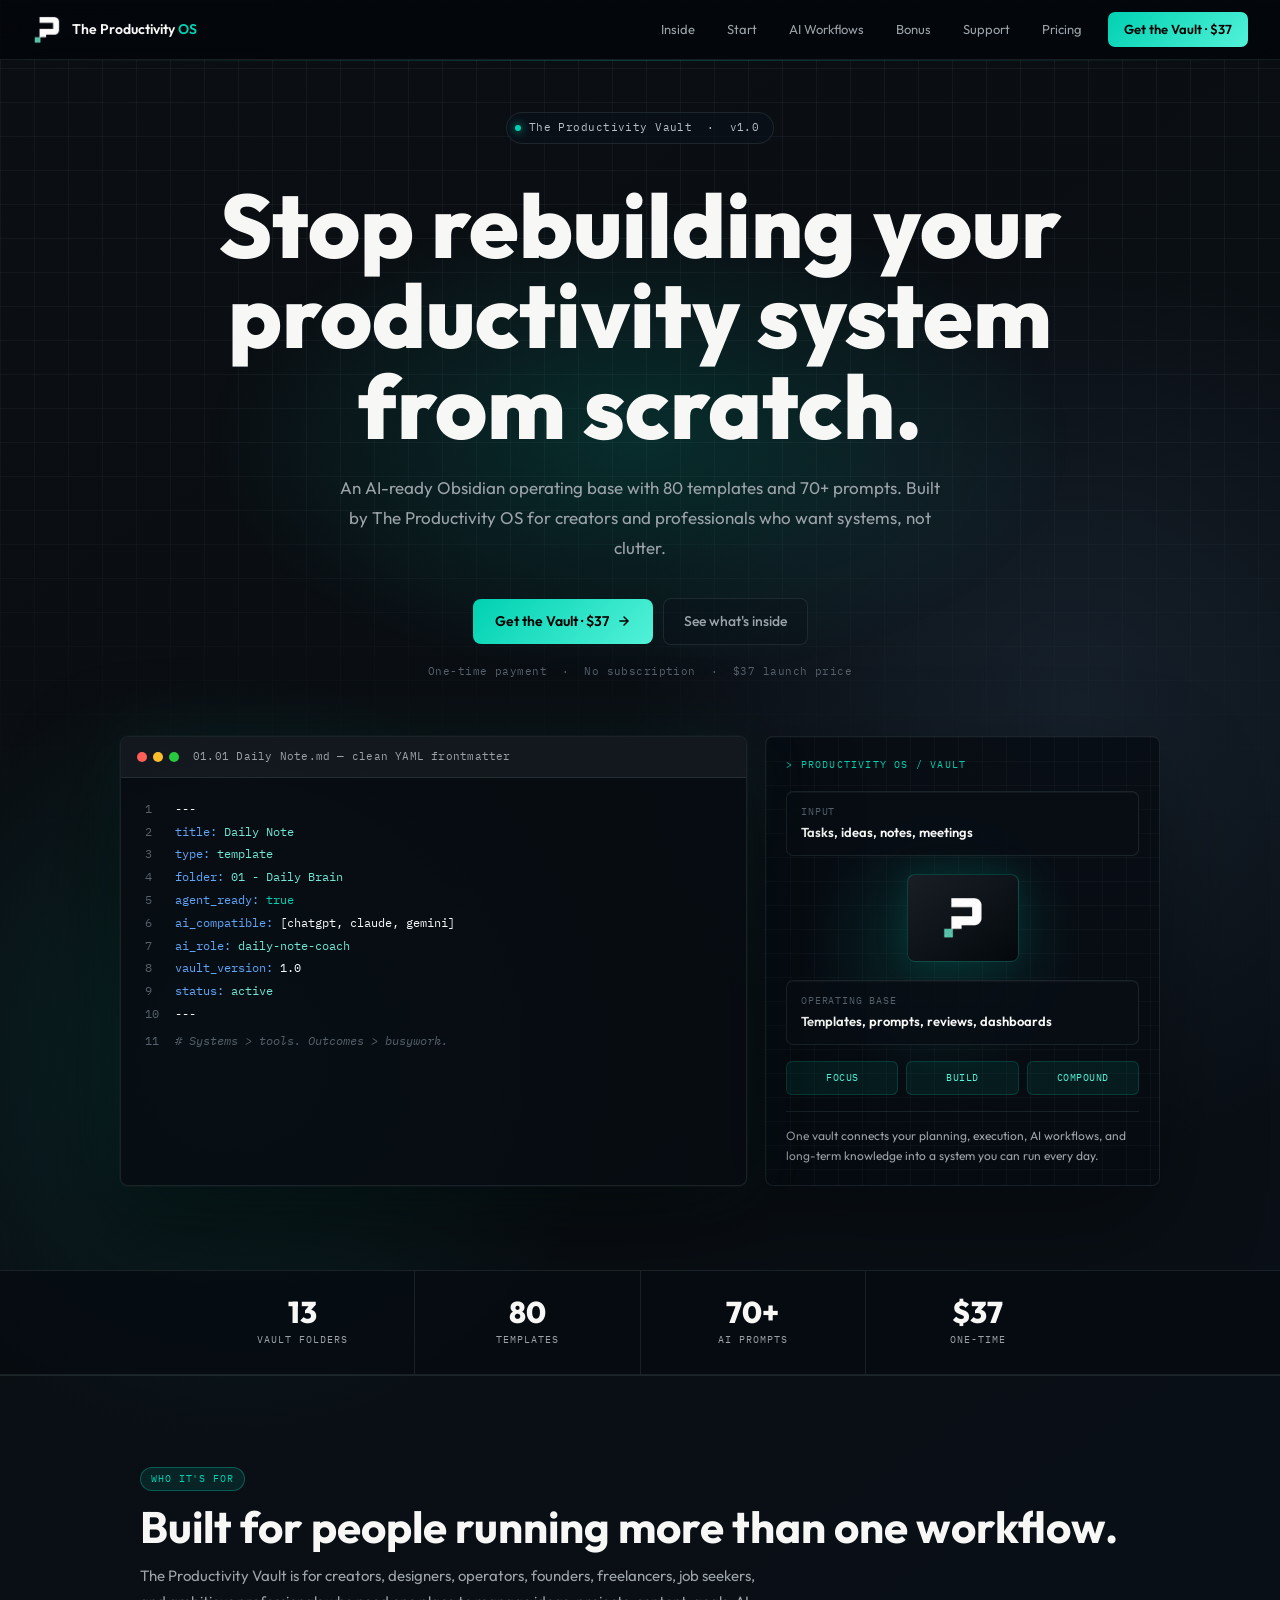
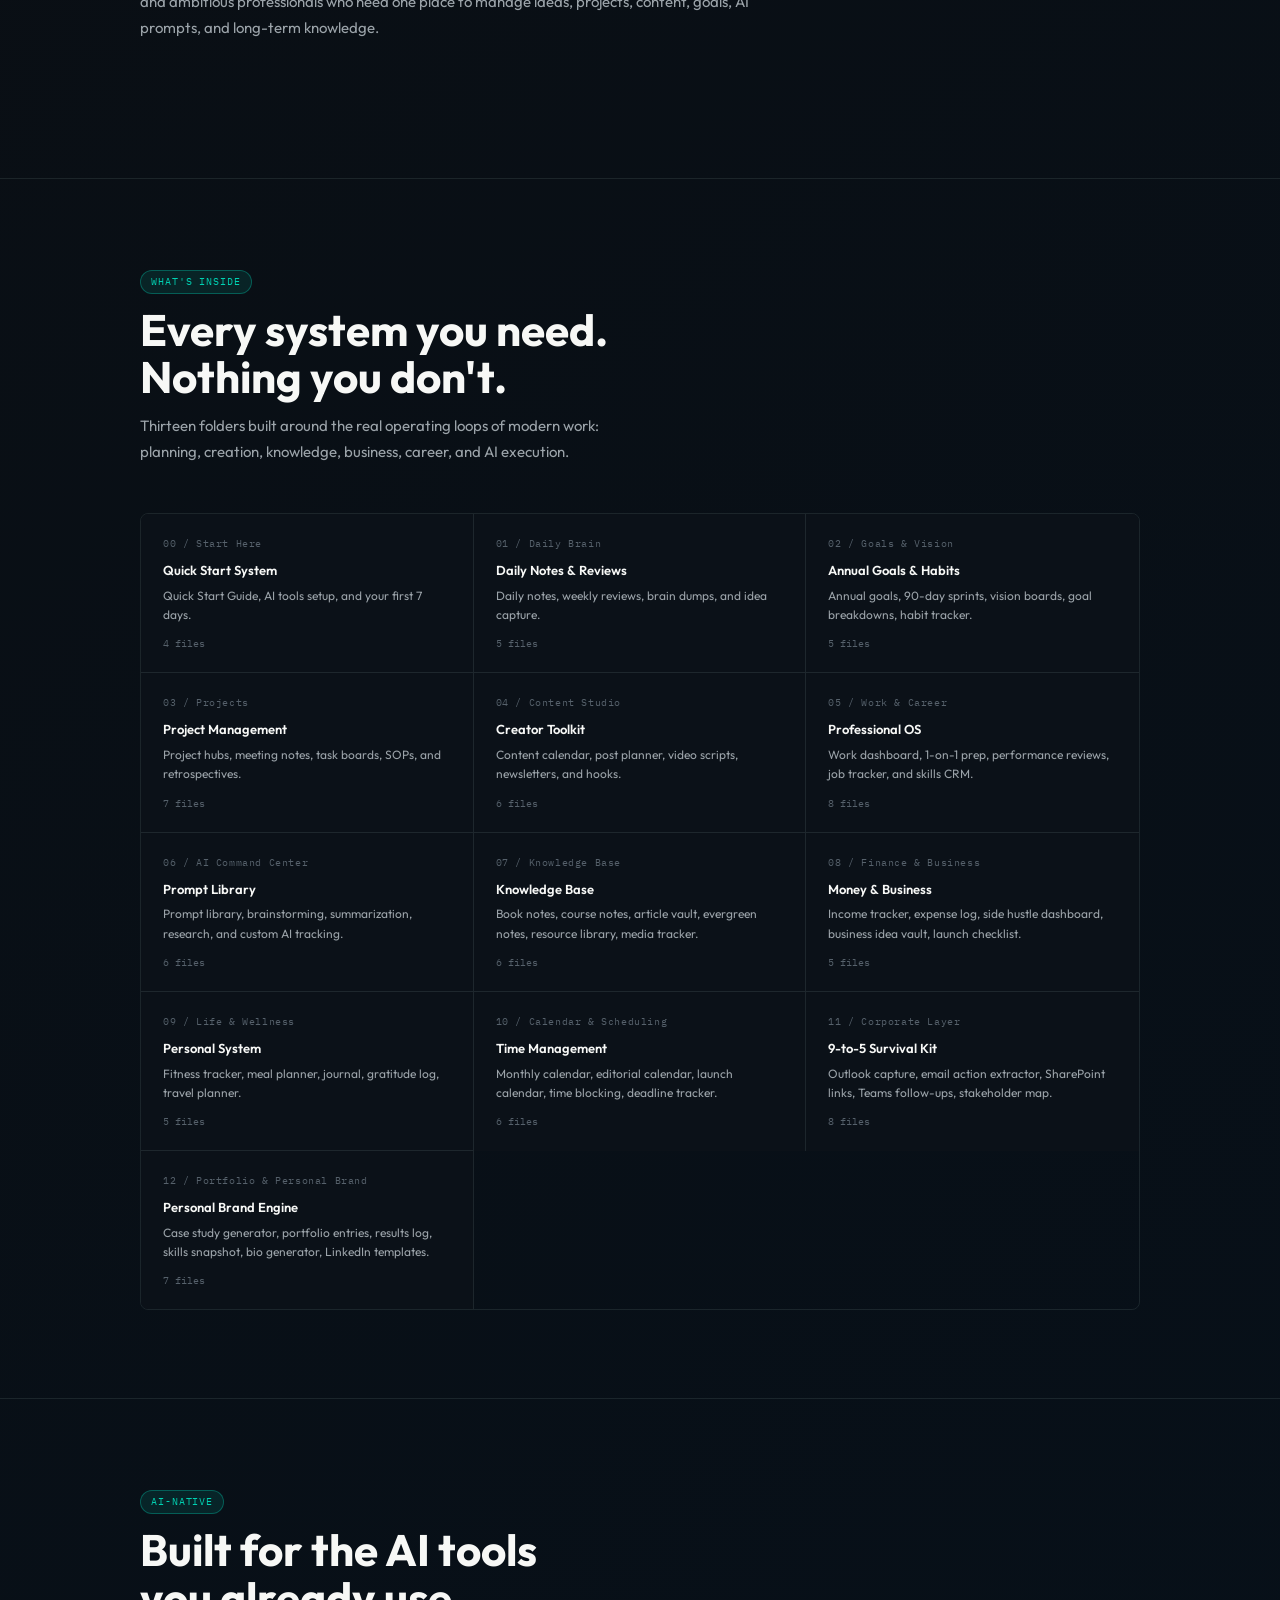
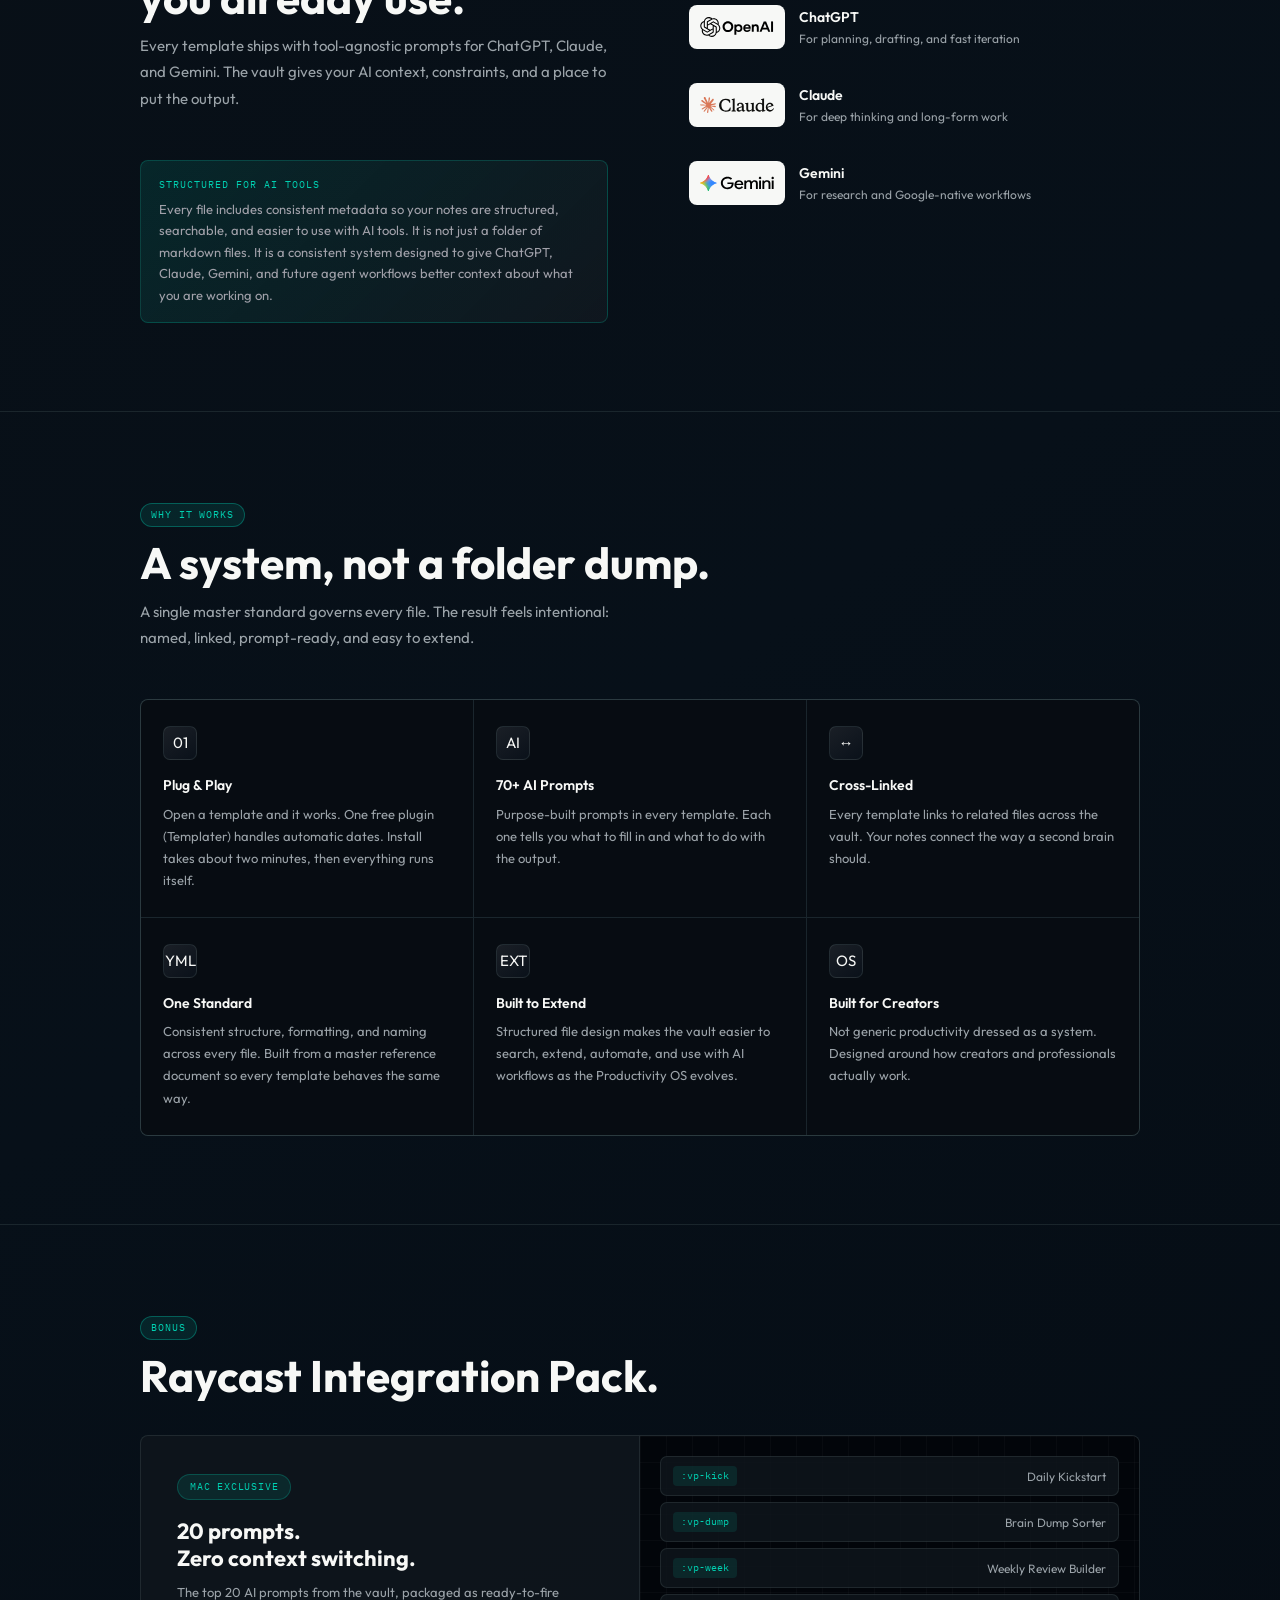
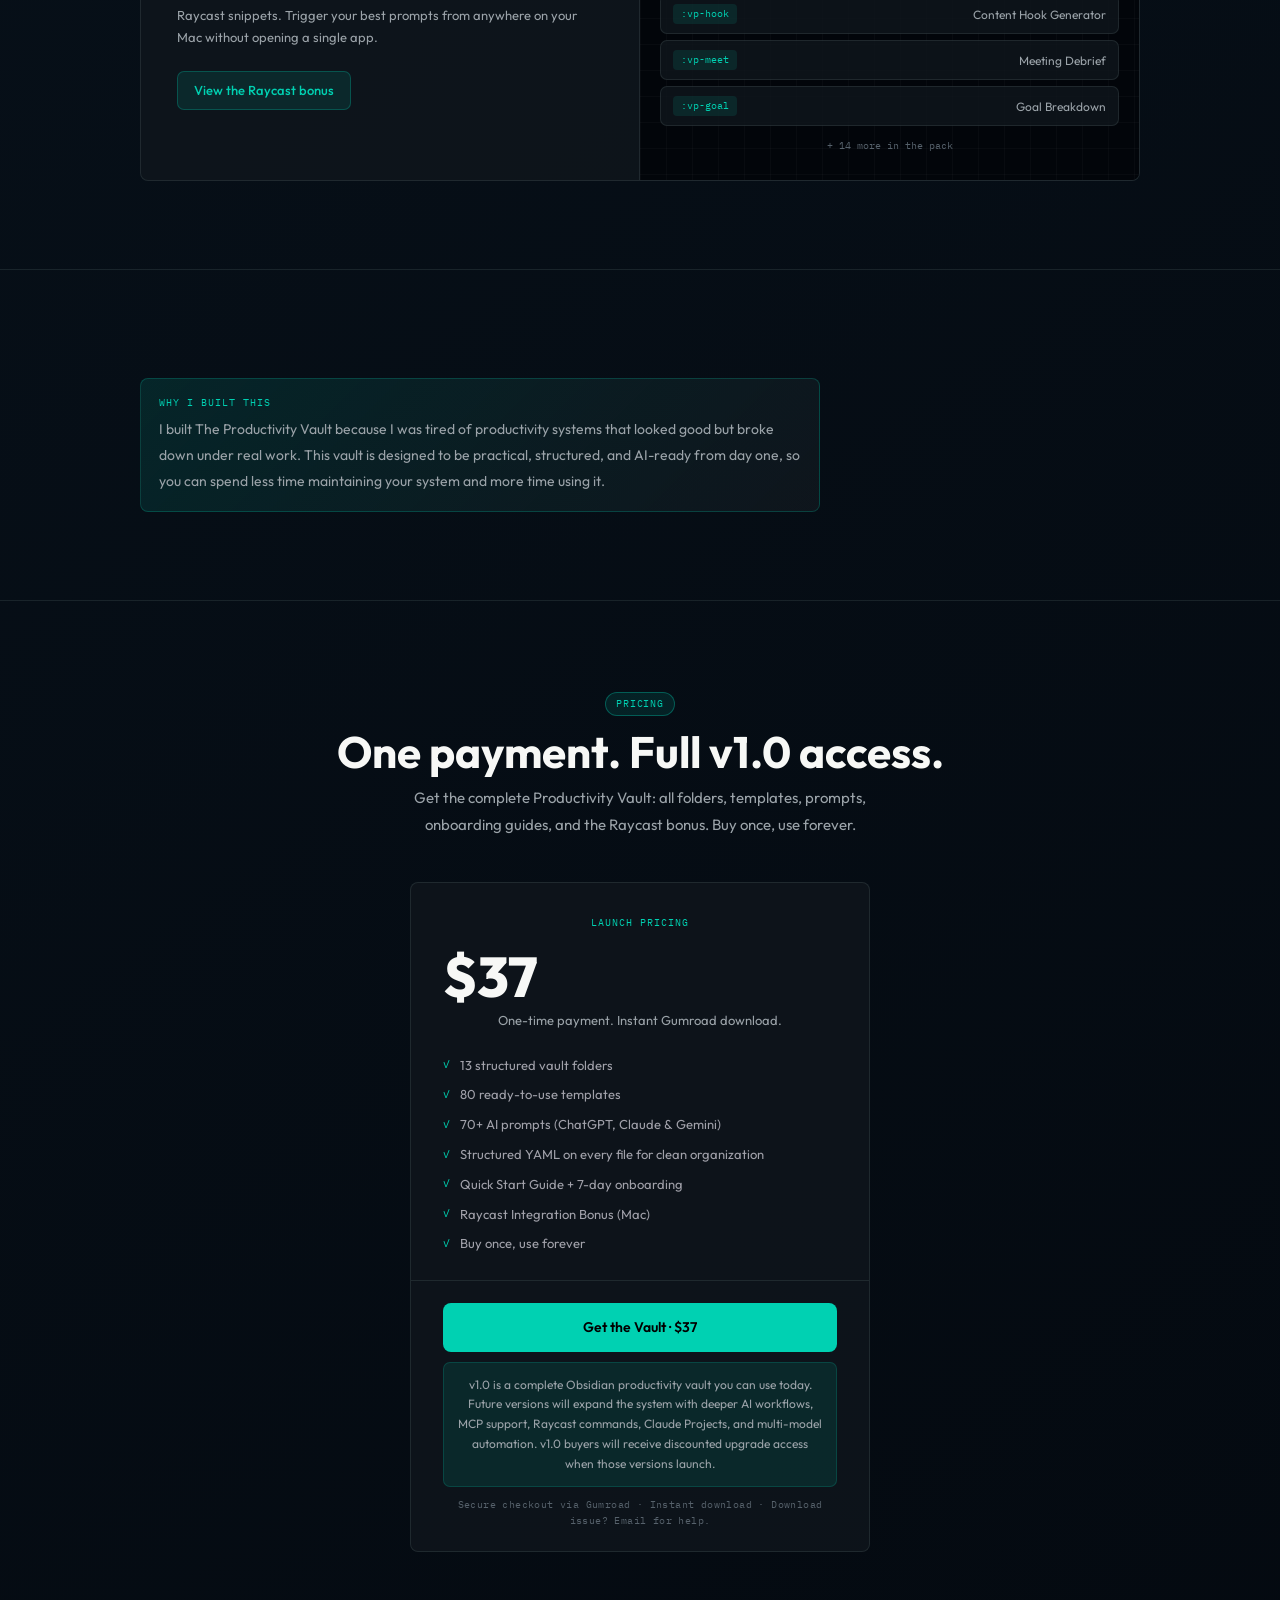
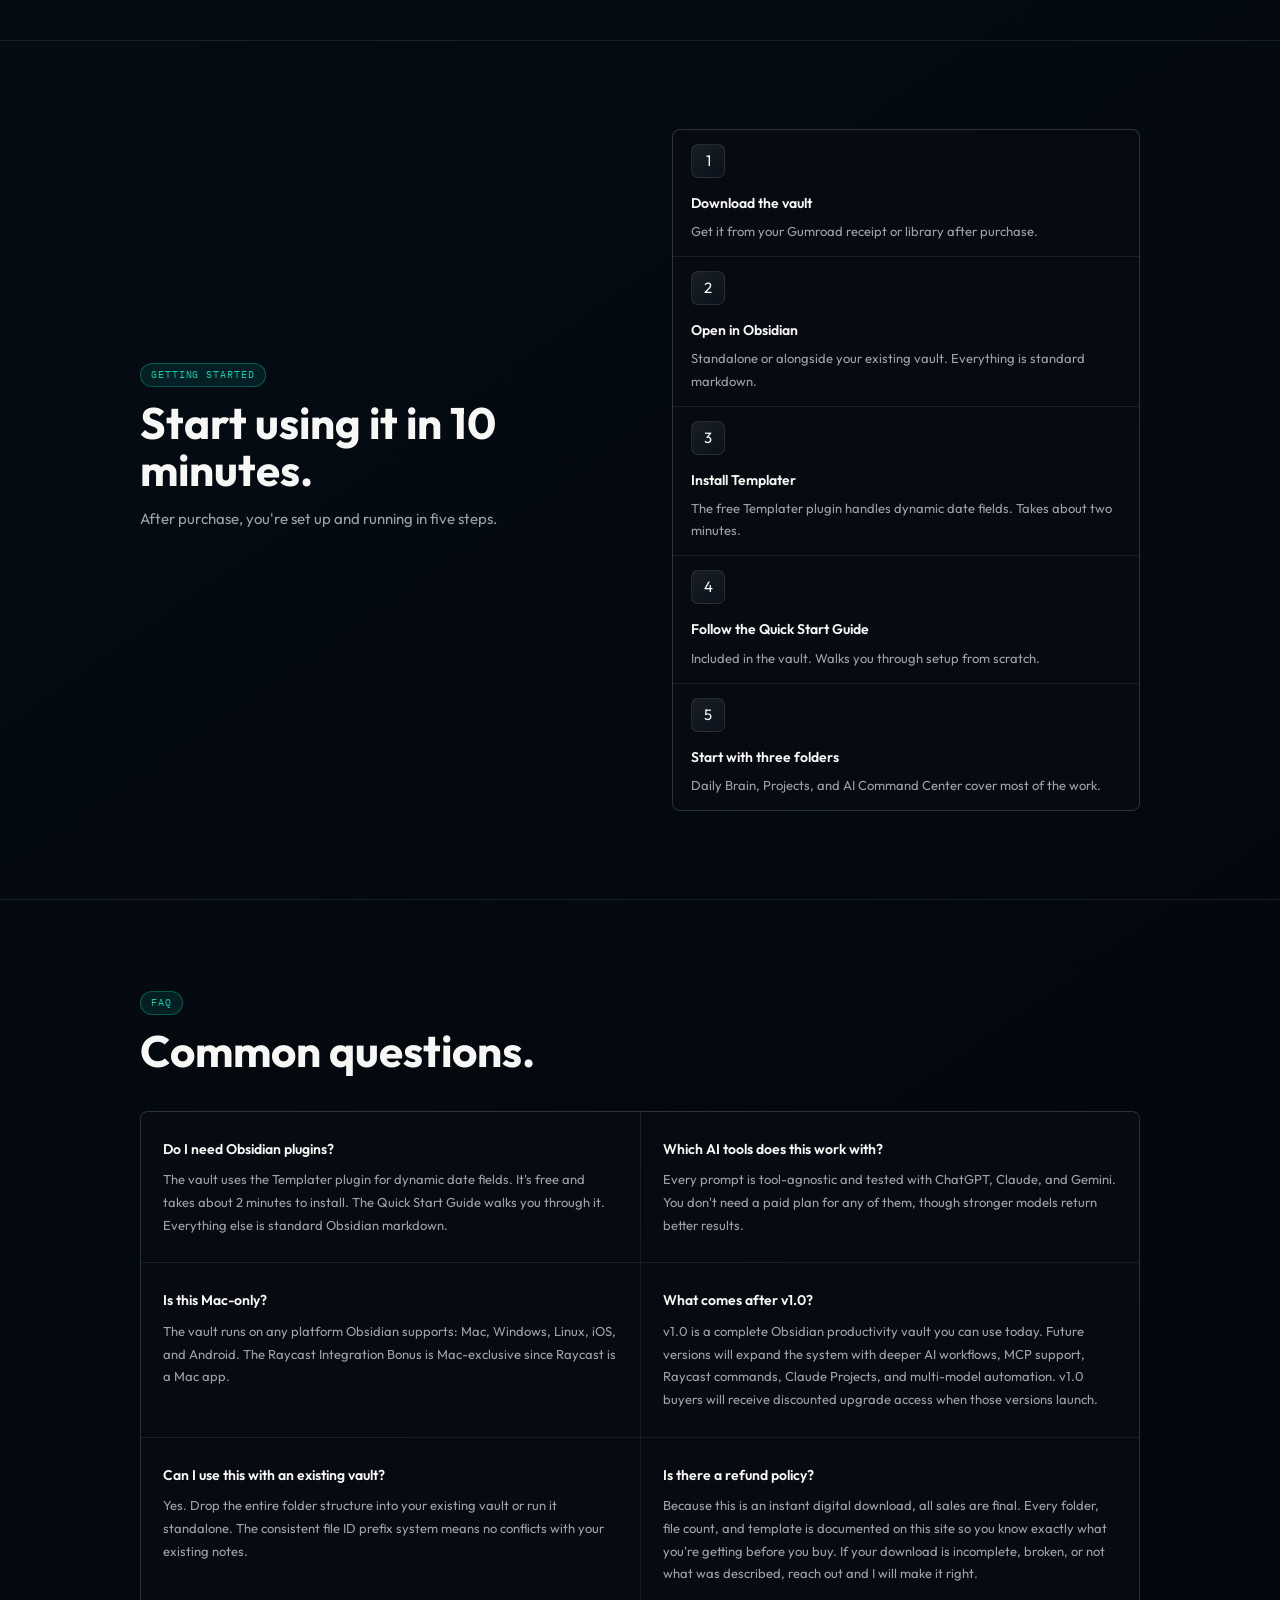
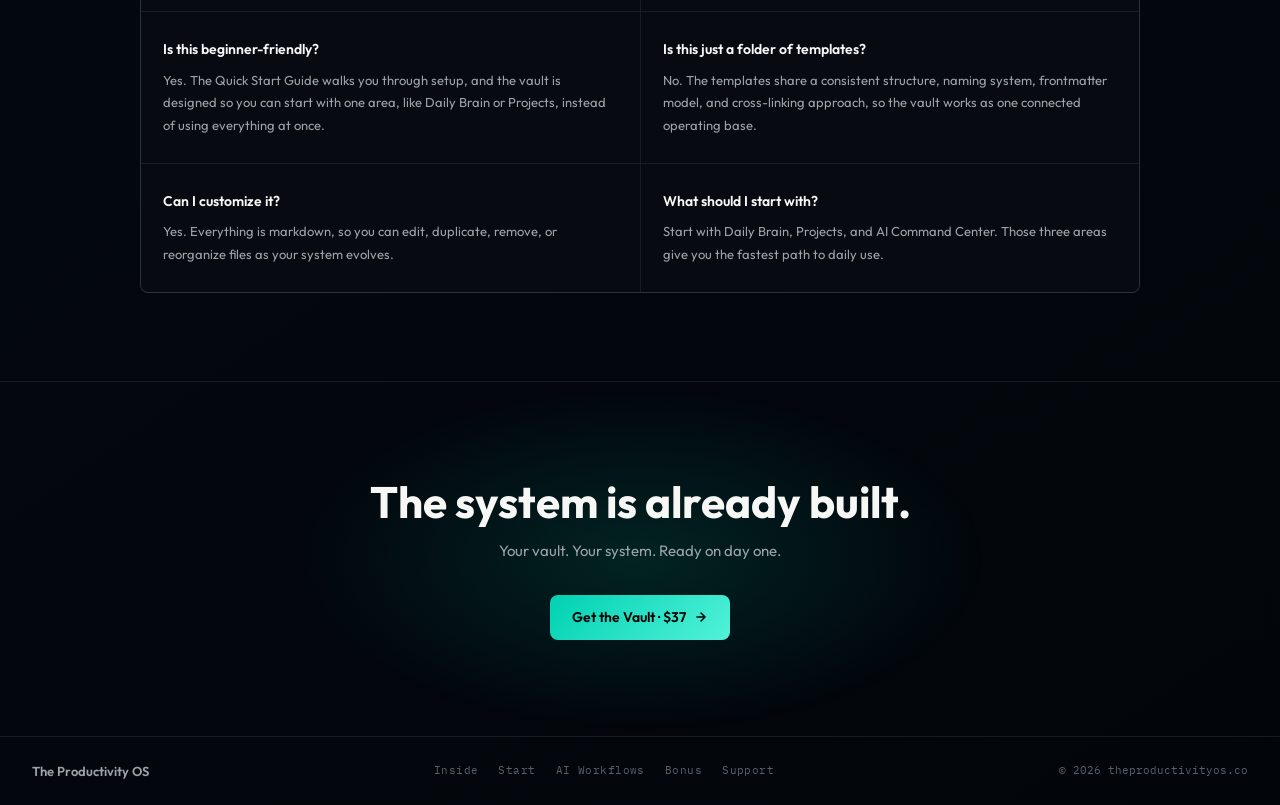
<file: index.html>
<!DOCTYPE html>
<html lang="en">
<head>
  <meta charset="UTF-8" />
  <meta name="viewport" content="width=device-width, initial-scale=1.0" />
  <!-- Google tag (gtag.js) -->
  <script async src="https://www.googletagmanager.com/gtag/js?id=G-QYGVF1WNSH"></script>
  <script>
    window.dataLayer = window.dataLayer || [];
    function gtag(){dataLayer.push(arguments);}
    gtag('js', new Date());
    gtag('config', 'G-QYGVF1WNSH');
  </script>
  <!-- Meta Pixel Code -->
  <script>
  !function(f,b,e,v,n,t,s)
  {if(f.fbq)return;n=f.fbq=function(){n.callMethod?
  n.callMethod.apply(n,arguments):n.queue.push(arguments)};
  if(!f._fbq)f._fbq=n;n.push=n;n.loaded=!0;n.version='2.0';
  n.queue=[];t=b.createElement(e);t.async=!0;
  t.src=v;s=b.getElementsByTagName(e)[0];
  s.parentNode.insertBefore(t,s)}(window, document,'script',
  'https://connect.facebook.net/en_US/fbevents.js');
  fbq('init', '1266403568988924');
  fbq('track', 'PageView');
  </script>
  <noscript><img height="1" width="1" style="display:none"
  src="https://www.facebook.com/tr?id=1266403568988924&ev=PageView&noscript=1"
  /></noscript>
  <!-- End Meta Pixel Code -->
  <!-- TikTok Pixel Code Start -->
  <script>
  !function (w, d, t) {
    w.TiktokAnalyticsObject=t;var ttq=w[t]=w[t]||[];ttq.methods=["page","track","identify","instances","debug","on","off","once","ready","alias","group","enableCookie","disableCookie","holdConsent","revokeConsent","grantConsent"],ttq.setAndDefer=function(t,e){t[e]=function(){t.push([e].concat(Array.prototype.slice.call(arguments,0)))}};for(var i=0;i<ttq.methods.length;i++)ttq.setAndDefer(ttq,ttq.methods[i]);ttq.instance=function(t){for(
  var e=ttq._i[t]||[],n=0;n<ttq.methods.length;n++)ttq.setAndDefer(e,ttq.methods[n]);return e},ttq.load=function(e,n){var r="https://analytics.tiktok.com/i18n/pixel/events.js",o=n&&n.partner;ttq._i=ttq._i||{},ttq._i[e]=[],ttq._i[e]._u=r,ttq._t=ttq._t||{},ttq._t[e]=+new Date,ttq._o=ttq._o||{},ttq._o[e]=n||{};n=document.createElement("script")
  ;n.type="text/javascript",n.async=!0,n.src=r+"?sdkid="+e+"&lib="+t;e=document.getElementsByTagName("script")[0];e.parentNode.insertBefore(n,e)};
    ttq.load('D80CP8RC77U2TFGF8LL0');
    ttq.page();
  }(window, document, 'ttq');
  </script>
  <!-- TikTok Pixel Code End -->
  <link rel="icon" href="assets/productivity-os-logo-mark.png" type="image/png" />
  <link rel="apple-touch-icon" href="assets/productivity-os-logo-mark.png" />
  <link rel="manifest" href="site.webmanifest" />
  <title>The Productivity OS | Productivity Vault for Obsidian and AI Workflows</title>
  <meta name="description" content="The Productivity OS builds AI-ready productivity systems for creators and professionals. Start with The Productivity Vault, an Obsidian vault with 80 templates, 70+ AI prompts, and clean YAML frontmatter for ChatGPT, Claude, and Gemini." />
  <meta name="keywords" content="The Productivity OS, Productivity Vault, Obsidian productivity template, Obsidian vault, AI productivity system, ChatGPT prompts, Claude prompts, Gemini prompts, second brain template, Raycast productivity" />
  <meta name="robots" content="index,follow,max-image-preview:large" />
  <link rel="canonical" href="https://theproductivityos.co/" />
  <meta property="og:type" content="website" />
  <meta property="og:site_name" content="The Productivity OS" />
  <meta property="og:title" content="The Productivity OS | Productivity Vault" />
  <meta property="og:description" content="The Productivity Vault is the first major product from The Productivity OS: an AI-ready Obsidian system with 80 templates and 70+ prompts." />
  <meta property="og:url" content="https://theproductivityos.co/" />
  <meta property="og:image" content="https://theproductivityos.co/assets/productivity-vault-og.png" />
  <meta property="og:image:width" content="1672" />
  <meta property="og:image:height" content="941" />
  <meta name="twitter:card" content="summary_large_image" />
  <meta name="twitter:title" content="The Productivity OS | Productivity Vault" />
  <meta name="twitter:description" content="An AI-ready Obsidian productivity system from The Productivity OS." />
  <meta name="twitter:image" content="https://theproductivityos.co/assets/productivity-vault-og.png" />
  <link rel="preconnect" href="https://fonts.googleapis.com" />
  <link rel="preconnect" href="https://fonts.gstatic.com" crossorigin />
  <link href="https://fonts.googleapis.com/css2?family=Outfit:wght@300;400;500;600;700;800&family=IBM+Plex+Mono:ital,wght@0,300;0,400;0,500;1,300&display=swap" rel="stylesheet" />
  <script type="application/ld+json">
  {
    "@context": "https://schema.org",
    "@graph": [
      {
        "@type": "Organization",
        "@id": "https://theproductivityos.co/#organization",
        "name": "The Productivity OS",
        "url": "https://theproductivityos.co/",
        "logo": "https://theproductivityos.co/assets/productivity-os-logo-mark.png",
        "sameAs": [
          "https://theproductivityos.gumroad.com/l/productivity-vault"
        ]
      },
      {
        "@type": "WebSite",
        "@id": "https://theproductivityos.co/#website",
        "name": "The Productivity OS",
        "url": "https://theproductivityos.co/",
        "publisher": { "@id": "https://theproductivityos.co/#organization" },
        "inLanguage": "en-US"
      },
      {
        "@type": "Product",
        "@id": "https://theproductivityos.co/#product-productivity-vault",
        "name": "The Productivity Vault",
        "brand": { "@id": "https://theproductivityos.co/#organization" },
        "description": "An AI-ready Obsidian productivity vault with 80 templates, 70+ AI prompts, clean YAML frontmatter on every file, onboarding guides, and a Raycast bonus pack.",
        "image": "https://theproductivityos.co/assets/productivity-vault-og.png",
        "url": "https://theproductivityos.co/",
        "offers": {
          "@type": "Offer",
          "url": "https://theproductivityos.gumroad.com/l/productivity-vault",
          "price": "37",
          "priceCurrency": "USD",
          "availability": "https://schema.org/InStock"
        },
        "category": "Digital productivity template"
      }
    ]
  }
  </script>
  <style>
    *, *::before, *::after { box-sizing: border-box; margin: 0; padding: 0; }

    :root {
      --bg:       #0b0e12;
      --bg-deep:  #02050a;
      --surface:  rgba(16, 22, 29, 0.78);
      --surface2: #1a1f26;
      --surface3: #0f151d;
      --border:   rgba(198, 230, 224, 0.10);
      --border-hover: rgba(0, 209, 178, 0.34);
      --text:     #f7f8f6;
      --muted:    #9ba3a9;
      --subtle:   #56616b;
      --accent:   #00d1b2;
      --accent2:  #52f2d8;
      --accent-dim: rgba(0, 209, 178, 0.11);
      --accent-glow: rgba(0, 209, 178, 0.30);
      --grid: rgba(115, 143, 154, 0.09);
    }

    html { scroll-behavior: smooth; }

    body {
      background:
        radial-gradient(circle at 18% 12%, rgba(0,209,178,0.12), transparent 24rem),
        radial-gradient(circle at 84% 8%, rgba(45,65,86,0.34), transparent 28rem),
        linear-gradient(145deg, #0b0e12 0%, #071019 45%, #02050a 100%);
      color: var(--text);
      font-family: 'Outfit', sans-serif;
      font-weight: 400;
      line-height: 1.6;
      overflow-x: hidden;
      -webkit-font-smoothing: antialiased;
    }

    .dot-grid {
      position: fixed;
      inset: 0;
      z-index: 0;
      background-image:
        linear-gradient(var(--grid) 1px, transparent 1px),
        linear-gradient(90deg, var(--grid) 1px, transparent 1px);
      background-size: 34px 34px;
      mask-image: linear-gradient(to bottom, black 0%, rgba(0,0,0,0.8) 48%, transparent 92%);
      pointer-events: none;
    }

    /* ── NAV ── */
    nav {
      position: fixed;
      top: 0; left: 0; right: 0;
      z-index: 100;
      height: 60px;
      display: flex;
      align-items: center;
      justify-content: space-between;
      padding: 0 32px;
      border-bottom: 1px solid var(--border);
      background: rgba(2,5,10,0.78);
      backdrop-filter: blur(18px) saturate(135%);
    }

    .nav-logo {
      display: flex;
      align-items: center;
      gap: 10px;
      text-decoration: none;
    }

    .nav-logo-mark {
      width: 30px;
      height: 30px;
      display: block;
      object-fit: contain;
    }

    .nav-logo-text {
      font-size: 14px;
      font-weight: 600;
      color: var(--text);
      letter-spacing: 0;
    }

    .nav-logo-text strong { color: var(--accent); font-weight: 600; }

    .nav-right {
      display: flex;
      align-items: center;
      gap: 4px;
    }

    .nav-link {
      font-size: 13px;
      color: var(--muted);
      text-decoration: none;
      padding: 6px 14px;
      border-radius: 6px;
      transition: color 0.15s, background 0.15s;
    }

    .nav-link:hover { color: var(--text); background: rgba(255,255,255,0.05); }

    .nav-cta {
      font-size: 13px;
      font-weight: 600;
      color: #000;
      background: linear-gradient(135deg, var(--accent), var(--accent2));
      padding: 7px 16px;
      border-radius: 7px;
      text-decoration: none;
      transition: opacity 0.15s, transform 0.15s;
      letter-spacing: 0;
      margin-left: 8px;
    }

    .nav-cta:hover { opacity: 0.85; transform: translateY(-1px); }

    /* ── HERO ── */
    .hero {
      position: relative;
      z-index: 1;
      min-height: 96vh;
      display: flex;
      flex-direction: column;
      align-items: center;
      justify-content: center;
      text-align: center;
      padding: 112px 32px 84px;
      overflow: hidden;
    }

    .hero-glow {
      position: absolute;
      top: 15%;
      left: 50%;
      transform: translateX(-50%);
      width: 900px; height: 500px;
      background: radial-gradient(ellipse, rgba(0,209,178,0.16) 0%, transparent 68%);
      pointer-events: none;
    }

    .hero::before {
      content: '';
      position: absolute;
      inset: 60px 0 auto;
      height: 1px;
      background: linear-gradient(90deg, transparent, rgba(0,209,178,0.45), transparent);
      opacity: 0.55;
    }

    .hero-badge {
      display: inline-flex;
      align-items: center;
      gap: 8px;
      border: 1px solid var(--border);
      background: rgba(10,17,26,0.72);
      padding: 6px 14px 6px 8px;
      border-radius: 100px;
      font-family: 'IBM Plex Mono', monospace;
      font-size: 11px;
      color: #b7c0c4;
      letter-spacing: 0.04em;
      margin-bottom: 36px;
      position: relative;
      z-index: 1;
      opacity: 0;
      animation: fadeIn 0.5s ease forwards 0.1s;
    }

    .badge-dot {
      width: 6px; height: 6px;
      border-radius: 50%;
      background: var(--accent);
      box-shadow: 0 0 8px var(--accent);
      animation: blink 2s ease infinite;
    }

    @keyframes blink {
      0%, 100% { opacity: 1; }
      50% { opacity: 0.3; }
    }

    .hero-title {
      font-size: clamp(46px, 7vw, 92px);
      font-weight: 800;
      line-height: 1.01;
      letter-spacing: 0;
      color: var(--text);
      max-width: 920px;
      position: relative;
      z-index: 1;
      opacity: 0;
      animation: fadeIn 0.55s ease forwards 0.2s;
    }

    .accent-word {
      color: var(--accent);
      text-shadow: 0 0 32px rgba(0,209,178,0.16);
    }

    .hero-sub {
      font-size: 17px;
      font-weight: 400;
      color: var(--muted);
      max-width: 600px;
      margin: 22px auto 0;
      line-height: 1.75;
      position: relative;
      z-index: 1;
      opacity: 0;
      animation: fadeIn 0.55s ease forwards 0.35s;
    }

    .hero-actions {
      display: flex;
      align-items: center;
      justify-content: center;
      gap: 10px;
      margin-top: 36px;
      position: relative;
      z-index: 1;
      flex-wrap: wrap;
      opacity: 0;
      animation: fadeIn 0.55s ease forwards 0.5s;
    }

    .btn-primary {
      display: inline-flex;
      align-items: center;
      gap: 8px;
      font-family: 'Outfit', sans-serif;
      font-size: 14px;
      font-weight: 600;
      color: #000;
      background: linear-gradient(135deg, var(--accent), var(--accent2));
      padding: 11px 22px;
      border-radius: 8px;
      text-decoration: none;
      letter-spacing: 0;
      transition: opacity 0.15s, transform 0.15s, box-shadow 0.2s;
    }

    .btn-primary:hover {
      opacity: 0.85;
      transform: translateY(-1px);
      box-shadow: 0 8px 28px var(--accent-glow);
    }

    .btn-secondary {
      display: inline-flex;
      align-items: center;
      gap: 8px;
      font-family: 'Outfit', sans-serif;
      font-size: 14px;
      font-weight: 500;
      color: var(--muted);
      background: rgba(10,17,26,0.38);
      padding: 11px 20px;
      border-radius: 8px;
      text-decoration: none;
      border: 1px solid var(--border);
      transition: color 0.15s, border-color 0.15s, background 0.15s;
    }

    .btn-secondary:hover {
      color: var(--text);
      border-color: var(--border-hover);
      background: rgba(255,255,255,0.03);
    }

    .hero-note {
      font-family: 'IBM Plex Mono', monospace;
      font-size: 11px;
      color: var(--subtle);
      margin-top: 18px;
      position: relative;
      z-index: 1;
      letter-spacing: 0.04em;
      opacity: 0;
      animation: fadeIn 0.55s ease forwards 0.65s;
    }

    .hero-product {
      position: relative;
      z-index: 1;
      width: min(1040px, 100%);
      display: grid;
      grid-template-columns: minmax(0, 1.35fr) minmax(280px, 0.85fr);
      gap: 18px;
      align-items: stretch;
      margin-top: 56px;
      opacity: 0;
      animation: fadeIn 0.6s ease forwards 0.75s;
    }

    /* ── CODE WINDOW ── */
    .hero-window {
      position: relative;
      z-index: 1;
      width: 100%;
      max-width: 760px;
      background: rgba(7, 12, 18, 0.86);
      border: 1px solid var(--border);
      border-radius: 8px;
      overflow: hidden;
      text-align: left;
      box-shadow: 0 0 0 1px rgba(255,255,255,0.025), 0 40px 100px rgba(0,0,0,0.58), 0 0 70px rgba(0,209,178,0.08);
    }

    .window-bar {
      display: flex;
      align-items: center;
      gap: 6px;
      padding: 11px 16px;
      border-bottom: 1px solid var(--border);
      background: rgba(26,31,38,0.68);
    }

    .wd { width: 10px; height: 10px; border-radius: 50%; }
    .wd.r { background: #ff5f57; }
    .wd.y { background: #ffbd2e; }
    .wd.g { background: #28c840; }

    .window-title {
      font-family: 'IBM Plex Mono', monospace;
      font-size: 11px;
      color: var(--muted);
      margin-left: 8px;
      letter-spacing: 0.02em;
    }

    .window-body {
      padding: 20px 24px;
      font-family: 'IBM Plex Mono', monospace;
      font-size: 12px;
      line-height: 1.9;
    }

    .cl  { display: flex; gap: 16px; }
    .ln  { color: var(--subtle); min-width: 14px; user-select: none; }
    .ck  { color: #60a5fa; }
    .cs  { color: #6ee7d4; }
    .cv  { color: #f8fafc; }
    .cb  { color: var(--accent); }
    .cc  { color: var(--subtle); font-style: italic; }

    .system-panel {
      position: relative;
      min-height: 100%;
      padding: 20px;
      border: 1px solid var(--border);
      border-radius: 8px;
      background:
        linear-gradient(rgba(255,255,255,0.025) 1px, transparent 1px),
        linear-gradient(90deg, rgba(255,255,255,0.025) 1px, transparent 1px),
        rgba(7,12,18,0.82);
      background-size: 24px 24px;
      text-align: left;
      overflow: hidden;
      box-shadow: 0 40px 100px rgba(0,0,0,0.34);
    }

    .system-panel::before {
      content: '';
      position: absolute;
      inset: 0;
      background: radial-gradient(circle at 45% 46%, rgba(0,209,178,0.14), transparent 42%);
      pointer-events: none;
    }

    .panel-kicker {
      position: relative;
      font-family: 'IBM Plex Mono', monospace;
      font-size: 10px;
      color: var(--accent);
      letter-spacing: 0.12em;
      text-transform: uppercase;
      margin-bottom: 18px;
    }

    .system-node {
      position: relative;
      border: 1px solid var(--border);
      background: rgba(8, 14, 21, 0.88);
      border-radius: 7px;
      padding: 12px 14px;
      box-shadow: inset 0 1px 0 rgba(255,255,255,0.04);
    }

    .system-node + .system-node { margin-top: 10px; }

    .system-node span {
      display: block;
      font-family: 'IBM Plex Mono', monospace;
      font-size: 10px;
      color: var(--subtle);
      letter-spacing: 0.08em;
      text-transform: uppercase;
      margin-bottom: 2px;
    }

    .system-node strong {
      display: block;
      font-size: 13px;
      color: var(--text);
      font-weight: 600;
      letter-spacing: 0;
    }

    .system-core {
      position: relative;
      display: grid;
      place-items: center;
      margin: 18px auto;
      width: 112px;
      height: 88px;
      border: 1px solid rgba(0,209,178,0.25);
      border-radius: 8px;
      background: linear-gradient(145deg, rgba(26,31,38,0.94), rgba(4,8,13,0.96));
      box-shadow: 0 0 34px rgba(0,209,178,0.12);
    }

    .system-core .mark {
      width: 46px;
      height: 46px;
      object-fit: contain;
    }

    .system-path {
      position: relative;
      display: grid;
      grid-template-columns: 1fr 1fr 1fr;
      gap: 8px;
      margin-top: 16px;
    }

    .system-chip {
      border: 1px solid rgba(0,209,178,0.18);
      background: rgba(0,209,178,0.08);
      border-radius: 6px;
      padding: 8px 6px;
      font-family: 'IBM Plex Mono', monospace;
      color: var(--accent2);
      font-size: 10px;
      text-align: center;
      letter-spacing: 0.05em;
    }

    .system-caption {
      position: relative;
      margin-top: 16px;
      padding-top: 14px;
      border-top: 1px solid var(--border);
      font-size: 12px;
      color: var(--muted);
      line-height: 1.65;
    }

    /* ── STATS ── */
    .stats-bar {
      position: relative;
      z-index: 1;
      border-top: 1px solid var(--border);
      border-bottom: 1px solid var(--border);
      background: rgba(6, 11, 17, 0.76);
    }

    .stats-inner {
      display: flex;
      max-width: 900px;
      margin: 0 auto;
    }

    .stat-cell {
      flex: 1;
      padding: 26px 0;
      text-align: center;
      border-right: 1px solid var(--border);
    }

    .stat-cell:last-child { border-right: none; }

    .stat-n {
      font-size: 30px;
      font-weight: 800;
      letter-spacing: 0;
      color: var(--text);
      line-height: 1;
    }

    .stat-l {
      font-family: 'IBM Plex Mono', monospace;
      font-size: 10px;
      letter-spacing: 0.1em;
      color: var(--muted);
      margin-top: 5px;
      text-transform: uppercase;
    }


    /* ── SECTIONS ── */
    .sf {
      position: relative;
      z-index: 1;
      padding: 88px 32px;
      border-top: 1px solid var(--border);
    }

    .sfi {
      max-width: 1000px;
      margin: 0 auto;
    }

    .eyebrow {
      display: inline-flex;
      align-items: center;
      font-family: 'IBM Plex Mono', monospace;
      font-size: 10px;
      letter-spacing: 0.09em;
      text-transform: uppercase;
      color: var(--accent);
      margin-bottom: 12px;
      border: 1px solid var(--border-hover);
      background: var(--accent-dim);
      border-radius: 100px;
      padding: 3px 10px;
    }

    h2 {
      font-size: clamp(28px, 3.5vw, 44px);
      font-weight: 700;
      letter-spacing: 0;
      line-height: 1.08;
      color: var(--text);
      margin-bottom: 12px;
    }

    .sub {
      font-size: 15px;
      color: var(--muted);
      max-width: 480px;
      line-height: 1.75;
      margin-bottom: 48px;
    }

    /* ── VAULT GRID ── */
    .vault-grid {
      display: grid;
      grid-template-columns: repeat(3, 1fr);
      border: 1px solid var(--border);
      border-radius: 8px;
      overflow: hidden;
    }

    .vc {
      padding: 22px 22px 20px;
      background: rgba(13, 19, 26, 0.84);
      border-right: 1px solid var(--border);
      border-bottom: 1px solid var(--border);
      transition: background 0.15s;
    }

    .vc:hover { background: linear-gradient(180deg, rgba(26,31,38,0.9), rgba(9,15,22,0.92)); border-color: var(--border-hover); }
    .vc:nth-child(3n)    { border-right: none; }
    .vc:nth-last-child(-n+3) { border-bottom: none; }

    .vn  { font-family: 'IBM Plex Mono', monospace; font-size: 10px; color: var(--subtle); letter-spacing: 0.06em; margin-bottom: 8px; }
    .vt  { font-size: 13px; font-weight: 600; color: var(--text); letter-spacing: 0; margin-bottom: 5px; }
    .vd  { font-size: 12px; color: var(--muted); line-height: 1.6; }
    .vct { font-family: 'IBM Plex Mono', monospace; font-size: 10px; color: var(--subtle); margin-top: 12px; }

    /* ── AI SECTION ── */
    .ai-layout {
      display: grid;
      grid-template-columns: 1fr 1fr;
      gap: 64px;
      align-items: center;
    }

    .ai-tools {
      display: flex;
      flex-direction: column;
      gap: 4px;
    }

    .at {
      display: flex;
      align-items: center;
      gap: 14px;
      padding: 14px 16px;
      border-radius: 7px;
      border: 1px solid transparent;
      transition: border-color 0.15s, background 0.15s;
    }

    .at:hover {
      border-color: var(--border);
      background: var(--surface);
    }

    .at-icon {
      width: 96px; height: 44px;
      border-radius: 8px;
      background: #f7f8f6;
      border: 1px solid rgba(255,255,255,0.08);
      display: flex; align-items: center; justify-content: center;
      flex-shrink: 0;
      padding: 9px 10px;
    }

    .at-icon img {
      width: 100%;
      height: 100%;
      object-fit: contain;
    }

    .at-name { font-size: 14px; font-weight: 600; color: var(--text); letter-spacing: 0; }
    .at-sub  { font-size: 12px; color: var(--muted); margin-top: 1px; }

    .agent-card {
      margin-top: 20px;
      background: linear-gradient(135deg, rgba(0,209,178,0.12), rgba(26,31,38,0.46));
      border: 1px solid rgba(0,209,178,0.22);
      border-radius: 8px;
      padding: 16px 18px;
    }

    .agent-label {
      font-family: 'IBM Plex Mono', monospace;
      font-size: 10px;
      letter-spacing: 0.1em;
      text-transform: uppercase;
      color: var(--accent);
      margin-bottom: 6px;
    }

    .agent-text { font-size: 13px; color: #a1a1aa; line-height: 1.65; }

    /* ── FEATURES ── */
    .feat-grid {
      display: grid;
      grid-template-columns: repeat(3, 1fr);
      gap: 1px;
      background: var(--border);
      border: 1px solid var(--border);
      border-radius: 8px;
      overflow: hidden;
    }

    .fc {
      background: rgba(6, 10, 16, 0.9);
      padding: 26px 22px;
      transition: background 0.15s;
    }

    .fc:hover { background: var(--surface); }

    .fi {
      width: 34px; height: 34px;
      background: linear-gradient(145deg, #1a1f26, #0a111a);
      border: 1px solid var(--border);
      border-radius: 7px;
      display: flex; align-items: center; justify-content: center;
      font-size: 15px;
      margin-bottom: 14px;
    }

    .ft { font-size: 14px; font-weight: 600; color: var(--text); letter-spacing: 0; margin-bottom: 6px; }
    .fd { font-size: 13px; color: var(--muted); line-height: 1.7; }

    /* ── RAYCAST ── */
    .rc-card {
      background: var(--surface);
      border: 1px solid var(--border);
      border-radius: 8px;
      overflow: hidden;
      display: grid;
      grid-template-columns: 1fr 1fr;
    }

    .rc-left {
      padding: 36px;
      border-right: 1px solid var(--border);
    }

    .rc-badge {
      display: inline-flex;
      align-items: center;
      gap: 6px;
      background: var(--accent-dim);
      border: 1px solid rgba(0,209,178,0.24);
      padding: 4px 12px;
      border-radius: 100px;
      font-family: 'IBM Plex Mono', monospace;
      font-size: 10px;
      letter-spacing: 0.08em;
      text-transform: uppercase;
      color: var(--accent);
      margin-bottom: 18px;
    }

    .rc-title {
      font-size: 22px;
      font-weight: 700;
      letter-spacing: 0;
      color: var(--text);
      line-height: 1.2;
      margin-bottom: 10px;
    }

    .rc-desc { font-size: 13px; color: var(--muted); line-height: 1.75; margin-bottom: 22px; }

    .rc-link {
      display: inline-flex;
      align-items: center;
      gap: 6px;
      font-size: 13px;
      font-weight: 500;
      color: var(--accent);
      text-decoration: none;
      border: 1px solid rgba(0,209,178,0.26);
      padding: 8px 16px;
      border-radius: 7px;
      background: var(--accent-dim);
      transition: background 0.15s, border-color 0.15s;
    }

    .rc-link:hover { background: rgba(0,209,178,0.18); border-color: rgba(0,209,178,0.42); }

    .rc-right {
      padding: 20px;
      background:
        linear-gradient(rgba(255,255,255,0.025) 1px, transparent 1px),
        linear-gradient(90deg, rgba(255,255,255,0.025) 1px, transparent 1px),
        var(--bg-deep);
      background-size: 26px 26px;
      display: flex;
      flex-direction: column;
      gap: 6px;
    }

    .si {
      display: flex;
      align-items: center;
      justify-content: space-between;
      gap: 10px;
      padding: 9px 12px;
      background: var(--surface);
      border: 1px solid var(--border);
      border-radius: 7px;
      transition: border-color 0.15s;
    }

    .si:hover { border-color: var(--border-hover); }

    .sk {
      font-family: 'IBM Plex Mono', monospace;
      font-size: 10px;
      color: var(--accent);
      background: var(--accent-dim);
      padding: 2px 8px;
      border-radius: 4px;
      white-space: nowrap;
    }

    .sl { font-size: 12px; color: var(--muted); flex: 1; text-align: right; }

    .sm {
      font-family: 'IBM Plex Mono', monospace;
      font-size: 10px;
      color: var(--subtle);
      text-align: center;
      padding: 6px;
    }

    /* ── PRICING ── */
    .pricing-wrap { max-width: 460px; margin: 0 auto; }

    .pc {
      background: var(--surface);
      border: 1px solid var(--border);
      border-radius: 8px;
      overflow: hidden;
    }

    .pt {
      padding: 32px 32px 26px;
      border-bottom: 1px solid var(--border);
    }

    .ptag {
      font-family: 'IBM Plex Mono', monospace;
      font-size: 10px;
      letter-spacing: 0.1em;
      text-transform: uppercase;
      color: var(--accent);
      margin-bottom: 18px;
    }

    .pamt {
      display: flex;
      align-items: baseline;
      gap: 10px;
      margin-bottom: 5px;
    }

    .pmain { font-size: 56px; font-weight: 800; letter-spacing: 0; color: var(--text); line-height: 1; }
    .pwas  { font-size: 18px; color: var(--subtle); text-decoration: line-through; font-weight: 400; }
    .pdesc { font-size: 13px; color: var(--muted); margin-bottom: 24px; }

    .pitems { display: flex; flex-direction: column; gap: 9px; }

    .pitem {
      display: flex; align-items: center; gap: 10px;
      font-size: 13px; color: #a1a1aa;
    }

    .pitem::before { content: '✓'; color: var(--accent); font-family: 'IBM Plex Mono', monospace; font-size: 11px; }

    .pb { padding: 22px 32px; display: flex; flex-direction: column; gap: 10px; }

    .btn-full {
      display: block;
      text-align: center;
      font-size: 14px;
      font-weight: 600;
      color: #000;
      background: var(--accent);
      padding: 13px;
      border-radius: 8px;
      text-decoration: none;
      letter-spacing: 0;
      transition: opacity 0.15s, transform 0.15s;
    }

    .btn-full:hover { opacity: 0.85; transform: translateY(-1px); }

    .up-note {
      background: var(--accent-dim);
      border: 1px solid rgba(0,209,178,0.18);
      border-radius: 7px;
      padding: 12px 14px;
      font-size: 12px;
      color: var(--muted);
      line-height: 1.65;
    }

    .up-note strong { color: var(--accent); font-weight: 500; }

    .pfine {
      font-family: 'IBM Plex Mono', monospace;
      font-size: 10px;
      color: var(--subtle);
      text-align: center;
      letter-spacing: 0.04em;
    }

    /* ── FAQ ── */
    .faq-grid {
      display: grid;
      grid-template-columns: 1fr 1fr;
      gap: 1px;
      background: var(--border);
      border: 1px solid var(--border);
      border-radius: 8px;
      overflow: hidden;
    }

    .fq {
      background: rgba(6, 10, 16, 0.9);
      padding: 26px 22px;
      transition: background 0.15s;
    }

    .fq:hover { background: var(--surface); }

    .fqq { font-size: 14px; font-weight: 600; color: var(--text); letter-spacing: 0; margin-bottom: 8px; }
    .fqa { font-size: 13px; color: var(--muted); line-height: 1.75; }

    /* ── BOTTOM CTA ── */
    .cta-section {
      position: relative;
      z-index: 1;
      padding: 96px 32px;
      text-align: center;
      border-top: 1px solid var(--border);
      overflow: hidden;
    }

    .cta-glow {
      position: absolute;
      top: 50%; left: 50%;
      transform: translate(-50%,-50%);
      width: 700px; height: 350px;
      background: radial-gradient(ellipse, rgba(0,209,178,0.14) 0%, transparent 70%);
      pointer-events: none;
    }

    .cta-section h2 { position: relative; max-width: 580px; margin: 0 auto 14px; }
    .cta-section p  { font-size: 15px; color: var(--muted); margin-bottom: 32px; position: relative; }
    .cta-section .btn-primary { position: relative; }

    /* ── FOOTER ── */
    footer {
      position: relative;
      z-index: 1;
      border-top: 1px solid var(--border);
      padding: 24px 32px;
      display: flex;
      align-items: center;
      justify-content: space-between;
      flex-wrap: wrap;
      gap: 14px;
    }

    .fl-logo { font-size: 13px; font-weight: 600; color: var(--muted); text-decoration: none; letter-spacing: 0; }
    .fl-links { display: flex; gap: 20px; }
    .fl-link {
      font-family: 'IBM Plex Mono', monospace;
      font-size: 11px; color: var(--subtle);
      text-decoration: none; letter-spacing: 0.04em;
      transition: color 0.15s;
    }
    .fl-link:hover { color: var(--muted); }
    .fl-copy { font-family: 'IBM Plex Mono', monospace; font-size: 11px; color: var(--subtle); }

    /* ── ANIMATIONS ── */
    @keyframes fadeIn {
      from { opacity: 0; transform: translateY(16px); }
      to   { opacity: 1; transform: translateY(0); }
    }

    .reveal {
      opacity: 0;
      transform: translateY(18px);
      transition: opacity 0.55s ease, transform 0.55s ease;
    }

    .reveal.in { opacity: 1; transform: none; }

    @media (prefers-reduced-motion: reduce) {
      .badge-dot { animation: none; opacity: 1; }
      .hero-badge, .hero-title, .hero-sub, .hero-actions, .hero-note, .hero-product { animation: none; opacity: 1; transform: none; }
      .reveal { transition: none; }
    }

    /* ── MOBILE NAV ── */
    .nav-hamburger {
      display: none;
      flex-direction: column;
      justify-content: center;
      align-items: center;
      gap: 5px;
      padding: 6px 4px;
      background: none;
      border: none;
      cursor: pointer;
      margin-left: 8px;
    }

    .nav-hamburger span {
      display: block;
      width: 20px;
      height: 1.5px;
      background: var(--muted);
      border-radius: 2px;
      transition: transform 0.2s ease, opacity 0.2s ease;
    }

    .nav-hamburger[aria-expanded="true"] span:nth-child(1) { transform: translateY(6.5px) rotate(45deg); }
    .nav-hamburger[aria-expanded="true"] span:nth-child(2) { opacity: 0; }
    .nav-hamburger[aria-expanded="true"] span:nth-child(3) { transform: translateY(-6.5px) rotate(-45deg); }

    .nav-mobile {
      display: none;
      position: fixed;
      top: 60px;
      left: 0; right: 0;
      z-index: 99;
      background: rgba(2, 5, 10, 0.97);
      backdrop-filter: blur(18px) saturate(135%);
      border-bottom: 1px solid var(--border);
      padding: 12px 18px 20px;
      flex-direction: column;
      gap: 2px;
    }

    .nav-mobile.open { display: flex; }

    .nav-mobile-link {
      font-size: 14px;
      color: var(--muted);
      text-decoration: none;
      padding: 11px 12px;
      border-radius: 6px;
      transition: color 0.15s, background 0.15s;
    }

    .nav-mobile-link:hover { color: var(--text); background: rgba(255,255,255,0.05); }

    .nav-mobile-cta {
      display: block;
      margin-top: 10px;
      text-align: center;
      font-size: 14px;
      font-weight: 600;
      color: #000;
      background: linear-gradient(135deg, var(--accent), var(--accent2));
      padding: 12px;
      border-radius: 8px;
      text-decoration: none;
      transition: opacity 0.15s;
    }

    .nav-mobile-cta:hover { opacity: 0.85; }

    /* ── RESPONSIVE ── */
    @media (max-width: 860px) {
      .hero-product { grid-template-columns: 1fr; max-width: 720px; }
      .hero-window { max-width: none; }
      .vault-grid { grid-template-columns: repeat(2, 1fr); }
      .vc:nth-child(3n)    { border-right: 1px solid var(--border); }
      .vc:nth-child(2n)    { border-right: none; }
      .vc:nth-last-child(-n+2) { border-bottom: none; }
      .vc:nth-last-child(-n+3) { border-bottom: 1px solid var(--border); }
      .ai-layout { grid-template-columns: 1fr; gap: 40px; }
      .feat-grid { grid-template-columns: 1fr 1fr; }
      .rc-card { grid-template-columns: 1fr; }
      .rc-left { border-right: none; border-bottom: 1px solid var(--border); }
      .faq-grid { grid-template-columns: 1fr; }
    }

    @media (max-width: 580px) {
      nav { padding: 0 18px; }
      .nav-link { display: none; }
      .hero { padding: 80px 20px 60px; }
      .hero-product { margin-top: 40px; }
      .window-body { padding: 16px; font-size: 11px; overflow-x: auto; }
      .cl { min-width: 520px; }
      .system-path { grid-template-columns: 1fr; }
      .sf { padding: 64px 20px; }
      .vault-grid { grid-template-columns: 1fr; }
      .vc:nth-child(n) { border-right: none; }
      .vc:last-child   { border-bottom: none; }
      .feat-grid { grid-template-columns: 1fr; }
      .stats-inner { flex-wrap: wrap; }
      .stat-cell { flex: 0 0 50%; border-bottom: 1px solid var(--border); }
      footer { flex-direction: column; align-items: flex-start; padding: 20px; }
      .pricing-wrap { max-width: 100%; }
    }
  </style>
</head>
<body>

<div class="dot-grid"></div>

<!-- NAV -->
<nav>
  <a class="nav-logo" href="index.html">
    <img class="nav-logo-mark" src="assets/productivity-os-logo-mark.png" alt="" />
    <span class="nav-logo-text">The Productivity <strong>OS</strong></span>
  </a>
  <div class="nav-right">
    <a class="nav-link" href="inside.html">Inside</a>
    <a class="nav-link" href="start.html">Start</a>
    <a class="nav-link" href="ai-workflows.html">AI Workflows</a>
    <a class="nav-link" href="bonus.html">Bonus</a>
    <a class="nav-link" href="support.html">Support</a>
    <a class="nav-link" href="#pricing">Pricing</a>
    <a class="nav-cta" href="https://theproductivityos.gumroad.com/l/productivity-vault" target="_blank" rel="noopener noreferrer">Get the Vault &middot; $37</a>
    <button class="nav-hamburger" aria-label="Open navigation" aria-expanded="false"><span></span><span></span><span></span></button>
  </div>
</nav>
<div class="nav-mobile" id="nav-mobile" aria-hidden="true">
  <a class="nav-mobile-link" href="inside.html">Inside</a>
  <a class="nav-mobile-link" href="start.html">Start</a>
  <a class="nav-mobile-link" href="ai-workflows.html">AI Workflows</a>
  <a class="nav-mobile-link" href="bonus.html">Bonus</a>
  <a class="nav-mobile-link" href="support.html">Support</a>
  <a class="nav-mobile-link" href="#pricing">Pricing</a>
  <a class="nav-mobile-cta" href="https://theproductivityos.gumroad.com/l/productivity-vault" target="_blank" rel="noopener noreferrer">Get the Vault &middot; $37</a>
</div>

<!-- HERO -->
<section class="hero">
  <div class="hero-glow"></div>

  <div class="hero-badge">
    <div class="badge-dot"></div>
    The Productivity Vault &nbsp;·&nbsp; v1.0
  </div>

  <h1 class="hero-title">
    Stop rebuilding your productivity system from scratch.
  </h1>

  <p class="hero-sub">
    An AI-ready Obsidian operating base with 80 templates and 70+ prompts. Built by The Productivity OS for creators and professionals who want systems, not clutter.
  </p>

  <div class="hero-actions">
    <a class="btn-primary" href="https://theproductivityos.gumroad.com/l/productivity-vault" target="_blank" rel="noopener noreferrer">
      Get the Vault · $37
      <svg width="14" height="14" viewBox="0 0 24 24" fill="none" stroke="currentColor" stroke-width="2.5" stroke-linecap="round" stroke-linejoin="round"><path d="M5 12h14M12 5l7 7-7 7"/></svg>
    </a>
    <a class="btn-secondary" href="inside.html">See what's inside</a>
  </div>

  <p class="hero-note">One-time payment &nbsp;·&nbsp; No subscription &nbsp;·&nbsp; $37 launch price</p>

  <div class="hero-product">
    <div class="hero-window">
      <div class="window-bar">
        <div class="wd r"></div>
        <div class="wd y"></div>
        <div class="wd g"></div>
        <span class="window-title">01.01 Daily Note.md — clean YAML frontmatter</span>
      </div>
      <div class="window-body">
        <div class="cl"><span class="ln">1</span><span>---</span></div>
        <div class="cl"><span class="ln">2</span><span><span class="ck">title:</span> <span class="cs">Daily Note</span></span></div>
        <div class="cl"><span class="ln">3</span><span><span class="ck">type:</span> <span class="cs">template</span></span></div>
        <div class="cl"><span class="ln">4</span><span><span class="ck">folder:</span> <span class="cs">01 - Daily Brain</span></span></div>
        <div class="cl"><span class="ln">5</span><span><span class="ck">agent_ready:</span> <span class="cb">true</span></span></div>
        <div class="cl"><span class="ln">6</span><span><span class="ck">ai_compatible:</span> <span class="cv">[chatgpt, claude, gemini]</span></span></div>
        <div class="cl"><span class="ln">7</span><span><span class="ck">ai_role:</span> <span class="cs">daily-note-coach</span></span></div>
        <div class="cl"><span class="ln">8</span><span><span class="ck">vault_version:</span> <span class="cv">1.0</span></span></div>
        <div class="cl"><span class="ln">9</span><span><span class="ck">status:</span> <span class="cs">active</span></span></div>
        <div class="cl"><span class="ln">10</span><span>---</span></div>
        <div class="cl" style="margin-top:4px;"><span class="ln">11</span><span class="cc"># Systems > tools. Outcomes > busywork.</span></div>
      </div>
    </div>

    <div class="system-panel" aria-label="The Productivity OS and Productivity Vault system map">
      <div class="panel-kicker">&gt; Productivity OS / Vault</div>
      <div class="system-node"><span>Input</span><strong>Tasks, ideas, notes, meetings</strong></div>
      <div class="system-core"><img class="mark" src="assets/productivity-os-logo-mark.png" alt="" /></div>
      <div class="system-node"><span>Operating base</span><strong>Templates, prompts, reviews, dashboards</strong></div>
      <div class="system-path">
        <div class="system-chip">FOCUS</div>
        <div class="system-chip">BUILD</div>
        <div class="system-chip">COMPOUND</div>
      </div>
      <div class="system-caption">One vault connects your planning, execution, AI workflows, and long-term knowledge into a system you can run every day.</div>
    </div>
  </div>
</section>

<!-- STATS -->
<div class="stats-bar">
  <div class="stats-inner">
    <div class="stat-cell"><div class="stat-n">13</div><div class="stat-l">Vault Folders</div></div>
    <div class="stat-cell"><div class="stat-n">80</div><div class="stat-l">Templates</div></div>
    <div class="stat-cell"><div class="stat-n">70+</div><div class="stat-l">AI Prompts</div></div>
    <div class="stat-cell"><div class="stat-n">$37</div><div class="stat-l">One-time</div></div>
  </div>
</div>


<!-- WHO IT'S FOR -->
<div class="sf">
  <div class="sfi">
    <p class="eyebrow reveal">Who it's for</p>
    <h2 class="reveal">Built for people running more than one workflow.</h2>
    <p class="sub reveal" style="max-width:640px;">The Productivity Vault is for creators, designers, operators, founders, freelancers, job seekers, and ambitious professionals who need one place to manage ideas, projects, content, goals, AI prompts, and long-term knowledge.</p>
  </div>
</div>

<!-- VAULT CONTENTS -->
<div class="sf" id="inside">
  <div class="sfi">
    <p class="eyebrow reveal">What's inside</p>
    <h2 class="reveal">Every system you need.<br />Nothing you don't.</h2>
    <p class="sub reveal">Thirteen folders built around the real operating loops of modern work: planning, creation, knowledge, business, career, and AI execution.</p>

    <div class="vault-grid reveal">
      <div class="vc"><div class="vn">00 / Start Here</div><div class="vt">Quick Start System</div><div class="vd">Quick Start Guide, AI tools setup, and your first 7 days.</div><div class="vct">4 files</div></div>
      <div class="vc"><div class="vn">01 / Daily Brain</div><div class="vt">Daily Notes & Reviews</div><div class="vd">Daily notes, weekly reviews, brain dumps, and idea capture.</div><div class="vct">5 files</div></div>
      <div class="vc"><div class="vn">02 / Goals & Vision</div><div class="vt">Annual Goals & Habits</div><div class="vd">Annual goals, 90-day sprints, vision boards, goal breakdowns, habit tracker.</div><div class="vct">5 files</div></div>
      <div class="vc"><div class="vn">03 / Projects</div><div class="vt">Project Management</div><div class="vd">Project hubs, meeting notes, task boards, SOPs, and retrospectives.</div><div class="vct">7 files</div></div>
      <div class="vc"><div class="vn">04 / Content Studio</div><div class="vt">Creator Toolkit</div><div class="vd">Content calendar, post planner, video scripts, newsletters, and hooks.</div><div class="vct">6 files</div></div>
      <div class="vc"><div class="vn">05 / Work & Career</div><div class="vt">Professional OS</div><div class="vd">Work dashboard, 1-on-1 prep, performance reviews, job tracker, and skills CRM.</div><div class="vct">8 files</div></div>
      <div class="vc"><div class="vn">06 / AI Command Center</div><div class="vt">Prompt Library</div><div class="vd">Prompt library, brainstorming, summarization, research, and custom AI tracking.</div><div class="vct">6 files</div></div>
      <div class="vc"><div class="vn">07 / Knowledge Base</div><div class="vt">Knowledge Base</div><div class="vd">Book notes, course notes, article vault, evergreen notes, resource library, media tracker.</div><div class="vct">6 files</div></div>
      <div class="vc"><div class="vn">08 / Finance & Business</div><div class="vt">Money & Business</div><div class="vd">Income tracker, expense log, side hustle dashboard, business idea vault, launch checklist.</div><div class="vct">5 files</div></div>
      <div class="vc"><div class="vn">09 / Life & Wellness</div><div class="vt">Personal System</div><div class="vd">Fitness tracker, meal planner, journal, gratitude log, travel planner.</div><div class="vct">5 files</div></div>
      <div class="vc"><div class="vn">10 / Calendar & Scheduling</div><div class="vt">Time Management</div><div class="vd">Monthly calendar, editorial calendar, launch calendar, time blocking, deadline tracker.</div><div class="vct">6 files</div></div>
      <div class="vc"><div class="vn">11 / Corporate Layer</div><div class="vt">9-to-5 Survival Kit</div><div class="vd">Outlook capture, email action extractor, SharePoint links, Teams follow-ups, stakeholder map.</div><div class="vct">8 files</div></div>
      <div class="vc"><div class="vn">12 / Portfolio & Personal Brand</div><div class="vt">Personal Brand Engine</div><div class="vd">Case study generator, portfolio entries, results log, skills snapshot, bio generator, LinkedIn templates.</div><div class="vct">7 files</div></div>
    </div>
  </div>
</div>

<!-- AI SECTION -->
<div class="sf">
  <div class="sfi">
    <div class="ai-layout">
      <div>
        <p class="eyebrow reveal">AI-native</p>
        <h2 class="reveal">Built for the AI tools you already use.</h2>
        <p class="sub reveal">Every template ships with tool-agnostic prompts for ChatGPT, Claude, and Gemini. The vault gives your AI context, constraints, and a place to put the output.</p>
        <div class="agent-card reveal">
          <div class="agent-label">Structured for AI tools</div>
          <div class="agent-text">Every file includes consistent metadata so your notes are structured, searchable, and easier to use with AI tools. It is not just a folder of markdown files. It is a consistent system designed to give ChatGPT, Claude, Gemini, and future agent workflows better context about what you are working on.</div>
        </div>
      </div>
      <div class="ai-tools reveal">
        <div class="at"><div class="at-icon"><img src="assets/openai-logo.svg" alt="OpenAI logo" /></div><div><div class="at-name">ChatGPT</div><div class="at-sub">For planning, drafting, and fast iteration</div></div></div>
        <div class="at"><div class="at-icon"><img src="assets/claude-logo.svg" alt="Claude logo" /></div><div><div class="at-name">Claude</div><div class="at-sub">For deep thinking and long-form work</div></div></div>
        <div class="at"><div class="at-icon"><img src="assets/gemini-logo.svg" alt="Gemini logo" /></div><div><div class="at-name">Gemini</div><div class="at-sub">For research and Google-native workflows</div></div></div>
      </div>
    </div>
  </div>
</div>

<!-- FEATURES -->
<div class="sf">
  <div class="sfi">
    <p class="eyebrow reveal">Why it works</p>
    <h2 class="reveal">A system, not a folder dump.</h2>
    <p class="sub reveal">A single master standard governs every file. The result feels intentional: named, linked, prompt-ready, and easy to extend.</p>
    <div class="feat-grid reveal">
      <div class="fc"><div class="fi">01</div><div class="ft">Plug & Play</div><div class="fd">Open a template and it works. One free plugin (Templater) handles automatic dates. Install takes about two minutes, then everything runs itself.</div></div>
      <div class="fc"><div class="fi">AI</div><div class="ft">70+ AI Prompts</div><div class="fd">Purpose-built prompts in every template. Each one tells you what to fill in and what to do with the output.</div></div>
      <div class="fc"><div class="fi">↔</div><div class="ft">Cross-Linked</div><div class="fd">Every template links to related files across the vault. Your notes connect the way a second brain should.</div></div>
      <div class="fc"><div class="fi">YML</div><div class="ft">One Standard</div><div class="fd">Consistent structure, formatting, and naming across every file. Built from a master reference document so every template behaves the same way.</div></div>
      <div class="fc"><div class="fi">EXT</div><div class="ft">Built to Extend</div><div class="fd">Structured file design makes the vault easier to search, extend, automate, and use with AI workflows as the Productivity OS evolves.</div></div>
      <div class="fc"><div class="fi">OS</div><div class="ft">Built for Creators</div><div class="fd">Not generic productivity dressed as a system. Designed around how creators and professionals actually work.</div></div>
    </div>
  </div>
</div>

<!-- RAYCAST -->
<div class="sf">
  <div class="sfi">
    <p class="eyebrow reveal">Bonus</p>
    <h2 class="reveal" style="margin-bottom: 36px;">Raycast Integration Pack.</h2>
    <div class="rc-card reveal">
      <div class="rc-left">
        <div class="rc-badge">Mac Exclusive</div>
        <div class="rc-title">20 prompts.<br />Zero context switching.</div>
        <div class="rc-desc">The top 20 AI prompts from the vault, packaged as ready-to-fire Raycast snippets. Trigger your best prompts from anywhere on your Mac without opening a single app.</div>
        <a class="rc-link" href="bonus.html">View the Raycast bonus</a>
      </div>
      <div class="rc-right">
        <div class="si"><span class="sk">:vp-kick</span><span class="sl">Daily Kickstart</span></div>
        <div class="si"><span class="sk">:vp-dump</span><span class="sl">Brain Dump Sorter</span></div>
        <div class="si"><span class="sk">:vp-week</span><span class="sl">Weekly Review Builder</span></div>
        <div class="si"><span class="sk">:vp-hook</span><span class="sl">Content Hook Generator</span></div>
        <div class="si"><span class="sk">:vp-meet</span><span class="sl">Meeting Debrief</span></div>
        <div class="si"><span class="sk">:vp-goal</span><span class="sl">Goal Breakdown</span></div>
        <div class="sm">+ 14 more in the pack</div>
      </div>
    </div>
  </div>
</div>

<!-- FOUNDER NOTE -->
<div class="sf">
  <div class="sfi">
    <div class="agent-card reveal" style="max-width:680px;">
      <div class="agent-label">Why I built this</div>
      <div class="agent-text" style="font-size:14px;line-height:1.85;color:var(--muted);">I built The Productivity Vault because I was tired of productivity systems that looked good but broke down under real work. This vault is designed to be practical, structured, and AI-ready from day one, so you can spend less time maintaining your system and more time using it.</div>
    </div>
  </div>
</div>

<!-- PRICING -->
<div class="sf" id="pricing">
  <div class="sfi" style="text-align: center;">
    <p class="eyebrow reveal" style="justify-content: center;">Pricing</p>
    <h2 class="reveal" style="margin-bottom: 10px;">One payment. Full v1.0 access.</h2>
    <p class="sub reveal" style="margin: 0 auto 44px;">Get the complete Productivity Vault: all folders, templates, prompts, onboarding guides, and the Raycast bonus. Buy once, use forever.</p>
    <div class="pricing-wrap">
      <div class="pc reveal">
        <div class="pt">
          <div class="ptag">Launch pricing</div>
          <div class="pamt"><span class="pmain">$37</span></div>
          <div class="pdesc">One-time payment. Instant Gumroad download.</div>
          <div class="pitems">
            <div class="pitem">13 structured vault folders</div>
            <div class="pitem">80 ready-to-use templates</div>
            <div class="pitem">70+ AI prompts (ChatGPT, Claude & Gemini)</div>
            <div class="pitem">Structured YAML on every file for clean organization</div>
            <div class="pitem">Quick Start Guide + 7-day onboarding</div>
            <div class="pitem">Raycast Integration Bonus (Mac)</div>
            <div class="pitem">Buy once, use forever</div>
          </div>
        </div>
        <div class="pb">
          <a class="btn-full" href="https://theproductivityos.gumroad.com/l/productivity-vault" target="_blank" rel="noopener noreferrer">Get the Vault · $37</a>
          <div class="up-note">v1.0 is a complete Obsidian productivity vault you can use today. Future versions will expand the system with deeper AI workflows, MCP support, Raycast commands, Claude Projects, and multi-model automation. v1.0 buyers will receive discounted upgrade access when those versions launch.</div>
          <div class="pfine">Secure checkout via Gumroad · Instant download · Download issue? Email for help.</div>
        </div>
      </div>
    </div>
  </div>
</div>

<!-- GETTING STARTED -->
<div class="sf">
  <div class="sfi">
    <div class="ai-layout">
      <div>
        <p class="eyebrow reveal">Getting started</p>
        <h2 class="reveal">Start using it in 10 minutes.</h2>
        <p class="sub reveal">After purchase, you're set up and running in five steps.</p>
      </div>
      <div class="feat-grid reveal" style="grid-template-columns:1fr;gap:1px;">
        <div class="fc" style="padding:14px 18px;"><div class="fi">1</div><div class="ft">Download the vault</div><div class="fd">Get it from your Gumroad receipt or library after purchase.</div></div>
        <div class="fc" style="padding:14px 18px;"><div class="fi">2</div><div class="ft">Open in Obsidian</div><div class="fd">Standalone or alongside your existing vault. Everything is standard markdown.</div></div>
        <div class="fc" style="padding:14px 18px;"><div class="fi">3</div><div class="ft">Install Templater</div><div class="fd">The free Templater plugin handles dynamic date fields. Takes about two minutes.</div></div>
        <div class="fc" style="padding:14px 18px;"><div class="fi">4</div><div class="ft">Follow the Quick Start Guide</div><div class="fd">Included in the vault. Walks you through setup from scratch.</div></div>
        <div class="fc" style="padding:14px 18px;"><div class="fi">5</div><div class="ft">Start with three folders</div><div class="fd">Daily Brain, Projects, and AI Command Center cover most of the work.</div></div>
      </div>
    </div>
  </div>
</div>

<!-- FAQ -->
<div class="sf" id="faq">
  <div class="sfi">
    <p class="eyebrow reveal">FAQ</p>
    <h2 class="reveal" style="margin-bottom: 36px;">Common questions.</h2>
    <div class="faq-grid reveal">
      <div class="fq"><div class="fqq">Do I need Obsidian plugins?</div><div class="fqa">The vault uses the Templater plugin for dynamic date fields. It's free and takes about 2 minutes to install. The Quick Start Guide walks you through it. Everything else is standard Obsidian markdown.</div></div>
      <div class="fq"><div class="fqq">Which AI tools does this work with?</div><div class="fqa">Every prompt is tool-agnostic and tested with ChatGPT, Claude, and Gemini. You don't need a paid plan for any of them, though stronger models return better results.</div></div>
      <div class="fq"><div class="fqq">Is this Mac-only?</div><div class="fqa">The vault runs on any platform Obsidian supports: Mac, Windows, Linux, iOS, and Android. The Raycast Integration Bonus is Mac-exclusive since Raycast is a Mac app.</div></div>
      <div class="fq"><div class="fqq">What comes after v1.0?</div><div class="fqa">v1.0 is a complete Obsidian productivity vault you can use today. Future versions will expand the system with deeper AI workflows, MCP support, Raycast commands, Claude Projects, and multi-model automation. v1.0 buyers will receive discounted upgrade access when those versions launch.</div></div>
      <div class="fq"><div class="fqq">Can I use this with an existing vault?</div><div class="fqa">Yes. Drop the entire folder structure into your existing vault or run it standalone. The consistent file ID prefix system means no conflicts with your existing notes.</div></div>
      <div class="fq"><div class="fqq">Is there a refund policy?</div><div class="fqa">Because this is an instant digital download, all sales are final. Every folder, file count, and template is documented on this site so you know exactly what you're getting before you buy. If your download is incomplete, broken, or not what was described, reach out and I will make it right.</div></div>
      <div class="fq"><div class="fqq">Is this beginner-friendly?</div><div class="fqa">Yes. The Quick Start Guide walks you through setup, and the vault is designed so you can start with one area, like Daily Brain or Projects, instead of using everything at once.</div></div>
      <div class="fq"><div class="fqq">Is this just a folder of templates?</div><div class="fqa">No. The templates share a consistent structure, naming system, frontmatter model, and cross-linking approach, so the vault works as one connected operating base.</div></div>
      <div class="fq"><div class="fqq">Can I customize it?</div><div class="fqa">Yes. Everything is markdown, so you can edit, duplicate, remove, or reorganize files as your system evolves.</div></div>
      <div class="fq"><div class="fqq">What should I start with?</div><div class="fqa">Start with Daily Brain, Projects, and AI Command Center. Those three areas give you the fastest path to daily use.</div></div>
    </div>
  </div>
</div>

<!-- BOTTOM CTA -->
<div class="cta-section">
  <div class="cta-glow"></div>
  <h2 class="reveal">The system is already built.</h2>
  <p class="reveal">Your vault. Your system. Ready on day one.</p>
  <a class="btn-primary reveal" href="https://theproductivityos.gumroad.com/l/productivity-vault" target="_blank" rel="noopener noreferrer">
    Get the Vault · $37
    <svg width="14" height="14" viewBox="0 0 24 24" fill="none" stroke="currentColor" stroke-width="2.5" stroke-linecap="round" stroke-linejoin="round"><path d="M5 12h14M12 5l7 7-7 7"/></svg>
  </a>
</div>

<!-- FOOTER -->
<footer>
  <a class="fl-logo" href="index.html">The Productivity OS</a>
  <div class="fl-links">
    <a class="fl-link" href="inside.html">Inside</a>
    <a class="fl-link" href="start.html">Start</a>
    <a class="fl-link" href="ai-workflows.html">AI Workflows</a>
    <a class="fl-link" href="bonus.html">Bonus</a>
    <a class="fl-link" href="support.html">Support</a>
  </div>
  <div class="fl-copy">© 2026 theproductivityos.co</div>
</footer>

<script>
  const obs = new IntersectionObserver((entries) => {
    entries.forEach(e => {
      if (e.isIntersecting) {
        setTimeout(() => e.target.classList.add('in'), 60);
        obs.unobserve(e.target);
      }
    });
  }, { threshold: 0.08 });

  document.querySelectorAll('.reveal').forEach(el => obs.observe(el));

  const ham = document.querySelector('.nav-hamburger');
  const mob = document.getElementById('nav-mobile');
  if (ham && mob) {
    ham.addEventListener('click', () => {
      const open = mob.classList.toggle('open');
      ham.setAttribute('aria-expanded', open);
      mob.setAttribute('aria-hidden', !open);
    });
    mob.querySelectorAll('a').forEach(a => a.addEventListener('click', () => {
      mob.classList.remove('open');
      ham.setAttribute('aria-expanded', 'false');
      mob.setAttribute('aria-hidden', 'true');
    }));
  }
</script>

</body>
</html>
</file>
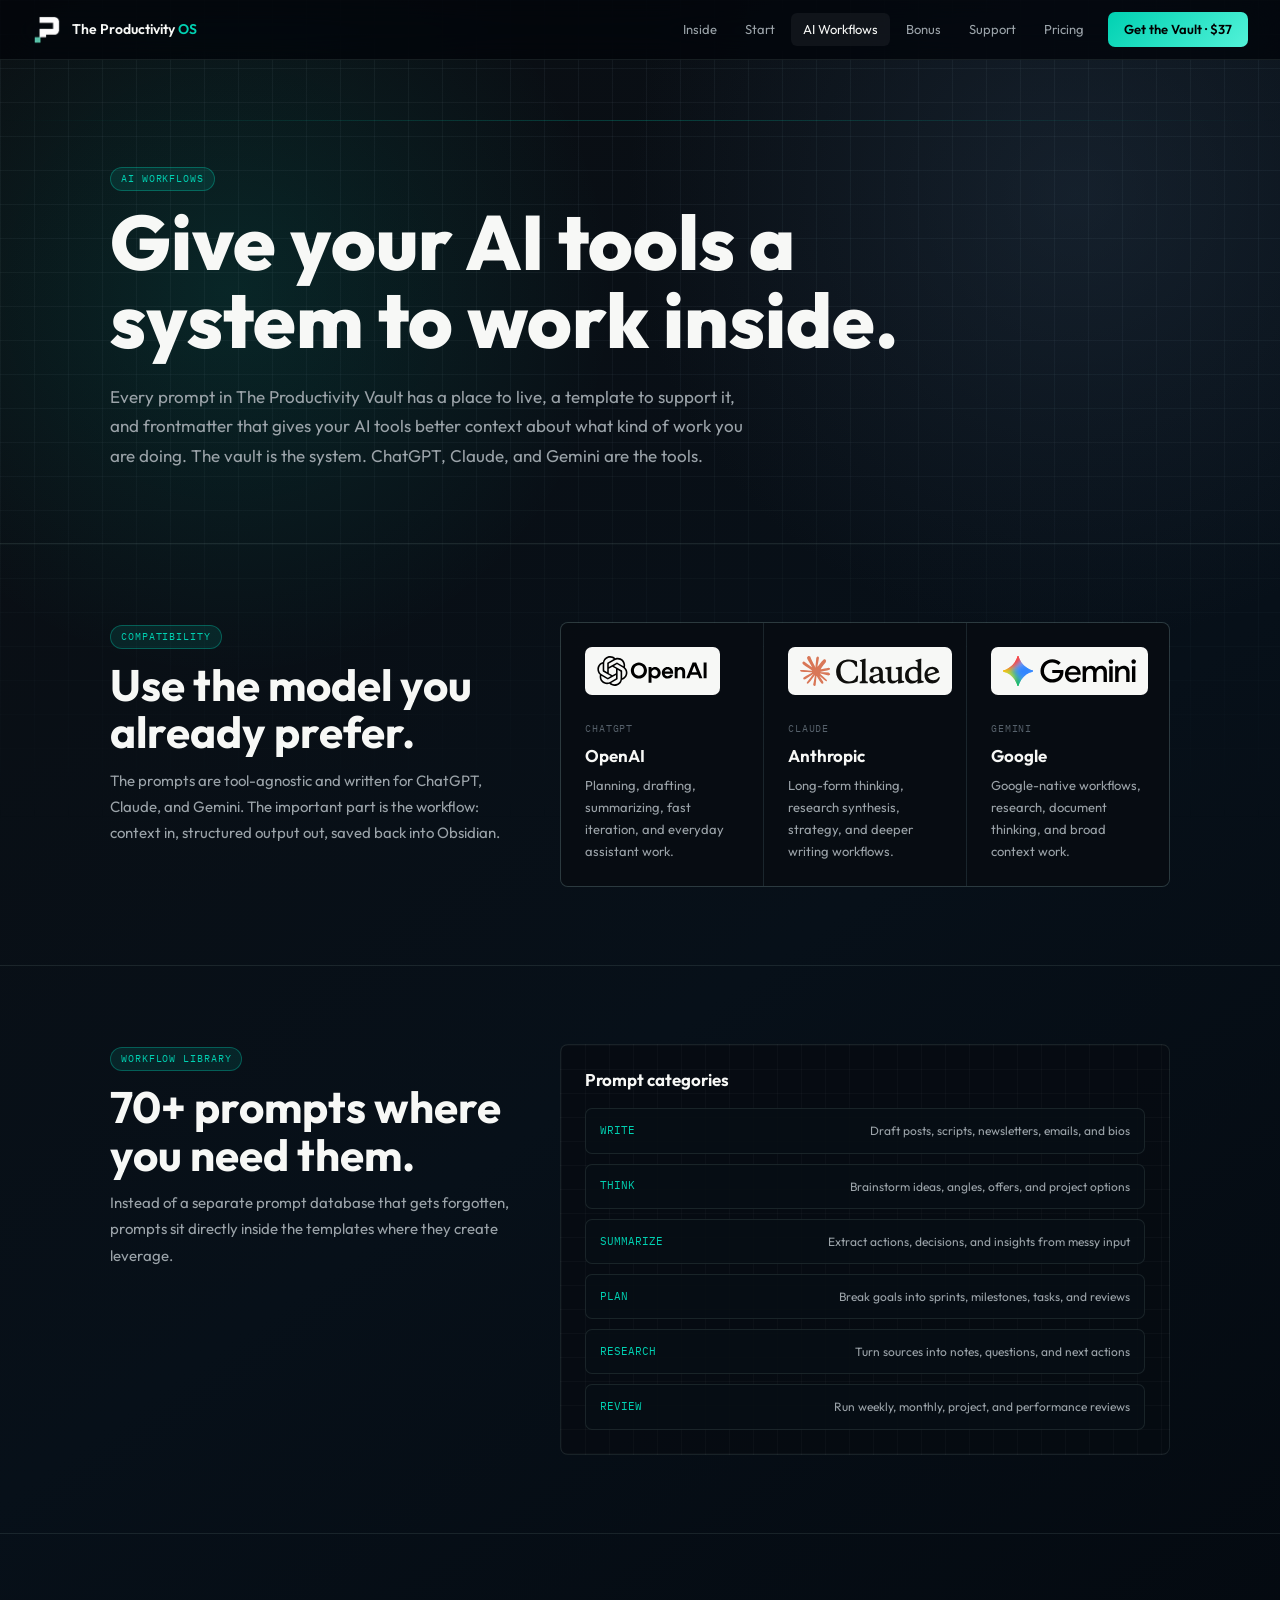
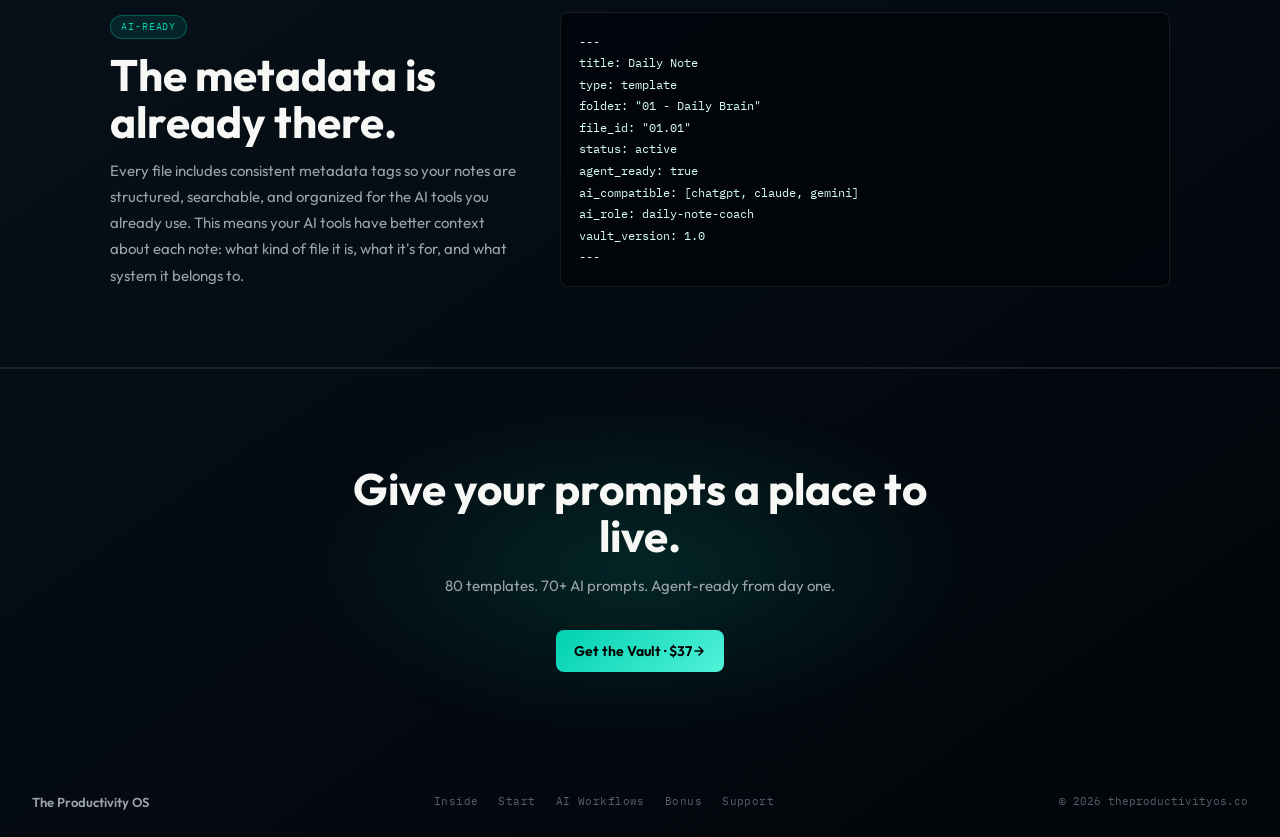
<file: ai-workflows.html>
<!DOCTYPE html>
<html lang="en">
<head>
  <meta charset="UTF-8" />
  <meta name="viewport" content="width=device-width, initial-scale=1.0" />
  <!-- Google tag (gtag.js) -->
  <script async src="https://www.googletagmanager.com/gtag/js?id=G-QYGVF1WNSH"></script>
  <script>
    window.dataLayer = window.dataLayer || [];
    function gtag(){dataLayer.push(arguments);}
    gtag('js', new Date());
    gtag('config', 'G-QYGVF1WNSH');
  </script>
  <!-- Meta Pixel Code -->
  <script>
  !function(f,b,e,v,n,t,s)
  {if(f.fbq)return;n=f.fbq=function(){n.callMethod?
  n.callMethod.apply(n,arguments):n.queue.push(arguments)};
  if(!f._fbq)f._fbq=n;n.push=n;n.loaded=!0;n.version='2.0';
  n.queue=[];t=b.createElement(e);t.async=!0;
  t.src=v;s=b.getElementsByTagName(e)[0];
  s.parentNode.insertBefore(t,s)}(window, document,'script',
  'https://connect.facebook.net/en_US/fbevents.js');
  fbq('init', '1266403568988924');
  fbq('track', 'PageView');
  </script>
  <noscript><img height="1" width="1" style="display:none"
  src="https://www.facebook.com/tr?id=1266403568988924&ev=PageView&noscript=1"
  /></noscript>
  <!-- End Meta Pixel Code -->
  <!-- TikTok Pixel Code Start -->
  <script>
  !function (w, d, t) {
    w.TiktokAnalyticsObject=t;var ttq=w[t]=w[t]||[];ttq.methods=["page","track","identify","instances","debug","on","off","once","ready","alias","group","enableCookie","disableCookie","holdConsent","revokeConsent","grantConsent"],ttq.setAndDefer=function(t,e){t[e]=function(){t.push([e].concat(Array.prototype.slice.call(arguments,0)))}};for(var i=0;i<ttq.methods.length;i++)ttq.setAndDefer(ttq,ttq.methods[i]);ttq.instance=function(t){for(
  var e=ttq._i[t]||[],n=0;n<ttq.methods.length;n++)ttq.setAndDefer(e,ttq.methods[n]);return e},ttq.load=function(e,n){var r="https://analytics.tiktok.com/i18n/pixel/events.js",o=n&&n.partner;ttq._i=ttq._i||{},ttq._i[e]=[],ttq._i[e]._u=r,ttq._t=ttq._t||{},ttq._t[e]=+new Date,ttq._o=ttq._o||{},ttq._o[e]=n||{};n=document.createElement("script")
  ;n.type="text/javascript",n.async=!0,n.src=r+"?sdkid="+e+"&lib="+t;e=document.getElementsByTagName("script")[0];e.parentNode.insertBefore(n,e)};
    ttq.load('D80CP8RC77U2TFGF8LL0');
    ttq.page();
  }(window, document, 'ttq');
  </script>
  <!-- TikTok Pixel Code End -->
  <link rel="icon" href="assets/productivity-os-logo-mark.png" type="image/png" />
  <link rel="apple-touch-icon" href="assets/productivity-os-logo-mark.png" />
  <link rel="manifest" href="site.webmanifest" />
  <title>AI Workflows | The Productivity OS</title>
  <meta name="description" content="See how The Productivity Vault uses tool-agnostic AI prompts, clean YAML frontmatter, and Obsidian workflows for ChatGPT, Claude, and Gemini." />
  <meta name="robots" content="index,follow,max-image-preview:large" />
  <link rel="canonical" href="https://theproductivityos.co/ai-workflows.html" />
  <meta property="og:type" content="article" />
  <meta property="og:site_name" content="The Productivity OS" />
  <meta property="og:title" content="AI Workflows for The Productivity Vault" />
  <meta property="og:description" content="AI-ready Obsidian workflows for ChatGPT, Claude, and Gemini from The Productivity OS." />
  <meta property="og:url" content="https://theproductivityos.co/ai-workflows.html" />
  <meta property="og:image" content="https://theproductivityos.co/assets/productivity-vault-og.png" />
  <meta property="og:image:width" content="1672" />
  <meta property="og:image:height" content="941" />
  <meta name="twitter:card" content="summary_large_image" />
  <meta name="twitter:title" content="AI Workflows for The Productivity Vault" />
  <meta name="twitter:description" content="AI-ready Obsidian workflows for ChatGPT, Claude, and Gemini from The Productivity OS." />
  <link rel="preconnect" href="https://fonts.googleapis.com" />
  <link rel="preconnect" href="https://fonts.gstatic.com" crossorigin />
  <link href="https://fonts.googleapis.com/css2?family=Outfit:wght@300;400;500;600;700;800&family=IBM+Plex+Mono:ital,wght@0,300;0,400;0,500;1,300&display=swap" rel="stylesheet" />
  <link rel="stylesheet" href="assets/site.css" />
  <script type="application/ld+json">
  {
    "@context": "https://schema.org",
    "@type": "WebPage",
    "name": "AI Workflows",
    "url": "https://theproductivityos.co/ai-workflows.html",
    "isPartOf": { "@type": "WebSite", "name": "The Productivity OS", "url": "https://theproductivityos.co/" },
    "keywords": ["AI productivity", "Obsidian AI workflows", "ChatGPT prompts", "Claude prompts", "Gemini prompts"]
  }
  </script>
</head>
<body>
<div class="dot-grid"></div>
<nav>
  <a class="nav-logo" href="index.html"><img class="nav-logo-mark" src="assets/productivity-os-logo-mark.png" alt="" /><span class="nav-logo-text">The Productivity <strong>OS</strong></span></a>
  <div class="nav-right">
    <a class="nav-link" href="inside.html">Inside</a>
    <a class="nav-link" href="start.html">Start</a>
    <a class="nav-link active" href="ai-workflows.html">AI Workflows</a>
    <a class="nav-link" href="bonus.html">Bonus</a>
    <a class="nav-link" href="support.html">Support</a>
    <a class="nav-link" href="index.html#pricing">Pricing</a>
    <a class="nav-cta" href="https://theproductivityos.gumroad.com/l/productivity-vault" target="_blank" rel="noopener noreferrer">Get the Vault &middot; $37</a>
    <button class="nav-hamburger" aria-label="Open navigation" aria-expanded="false"><span></span><span></span><span></span></button>
  </div>
</nav>
<div class="nav-mobile" id="nav-mobile" aria-hidden="true">
  <a class="nav-mobile-link" href="inside.html">Inside</a>
  <a class="nav-mobile-link" href="start.html">Start</a>
  <a class="nav-mobile-link" href="ai-workflows.html">AI Workflows</a>
  <a class="nav-mobile-link" href="bonus.html">Bonus</a>
  <a class="nav-mobile-link" href="support.html">Support</a>
  <a class="nav-mobile-link" href="index.html#pricing">Pricing</a>
  <a class="nav-mobile-cta" href="https://theproductivityos.gumroad.com/l/productivity-vault" target="_blank" rel="noopener noreferrer">Get the Vault &middot; $37</a>
</div>

<main>
  <section class="page-hero">
    <div class="hero-inner">
      <p class="eyebrow">AI workflows</p>
      <h1>Give your AI tools a system to work inside.</h1>
      <p class="lead">Every prompt in The Productivity Vault has a place to live, a template to support it, and frontmatter that gives your AI tools better context about what kind of work you are doing. The vault is the system. ChatGPT, Claude, and Gemini are the tools.</p>
    </div>
  </section>

  <section class="section">
    <div class="section-inner split">
      <div>
        <p class="eyebrow">Compatibility</p>
        <h2>Use the model you already prefer.</h2>
        <p class="sub">The prompts are tool-agnostic and written for ChatGPT, Claude, and Gemini. The important part is the workflow: context in, structured output out, saved back into Obsidian.</p>
      </div>
      <div class="grid-3">
        <div class="card brand-card"><img class="brand-logo openai" src="assets/openai-logo.svg" alt="OpenAI logo" /><div class="meta">ChatGPT</div><h3>OpenAI</h3><p>Planning, drafting, summarizing, fast iteration, and everyday assistant work.</p></div>
        <div class="card brand-card"><img class="brand-logo" src="assets/claude-logo.svg" alt="Claude logo" /><div class="meta">Claude</div><h3>Anthropic</h3><p>Long-form thinking, research synthesis, strategy, and deeper writing workflows.</p></div>
        <div class="card brand-card"><img class="brand-logo" src="assets/gemini-logo.svg" alt="Gemini logo" /><div class="meta">Gemini</div><h3>Google</h3><p>Google-native workflows, research, document thinking, and broad context work.</p></div>
      </div>
    </div>
  </section>

  <section class="section">
    <div class="section-inner split">
      <div>
        <p class="eyebrow">Workflow library</p>
        <h2>70+ prompts where you need them.</h2>
        <p class="sub">Instead of a separate prompt database that gets forgotten, prompts sit directly inside the templates where they create leverage.</p>
      </div>
      <div class="rail">
        <h3>Prompt categories</h3>
        <div class="rail-list">
          <div class="rail-item"><span>WRITE</span><span>Draft posts, scripts, newsletters, emails, and bios</span></div>
          <div class="rail-item"><span>THINK</span><span>Brainstorm ideas, angles, offers, and project options</span></div>
          <div class="rail-item"><span>SUMMARIZE</span><span>Extract actions, decisions, and insights from messy input</span></div>
          <div class="rail-item"><span>PLAN</span><span>Break goals into sprints, milestones, tasks, and reviews</span></div>
          <div class="rail-item"><span>RESEARCH</span><span>Turn sources into notes, questions, and next actions</span></div>
          <div class="rail-item"><span>REVIEW</span><span>Run weekly, monthly, project, and performance reviews</span></div>
        </div>
      </div>
    </div>
  </section>

  <section class="section">
    <div class="section-inner split">
      <div>
        <p class="eyebrow">AI-ready</p>
        <h2>The metadata is already there.</h2>
        <p class="sub">Every file includes consistent metadata tags so your notes are structured, searchable, and organized for the AI tools you already use. This means your AI tools have better context about each note: what kind of file it is, what it's for, and what system it belongs to.</p>
      </div>
      <div class="code-panel"><pre>---
title: Daily Note
type: template
folder: "01 - Daily Brain"
file_id: "01.01"
status: active
agent_ready: true
ai_compatible: [chatgpt, claude, gemini]
ai_role: daily-note-coach
vault_version: 1.0
---</pre></div>
    </div>
  </section>
</main>

<div class="cta-section">
  <div class="cta-glow"></div>
  <h2>Give your prompts a place to live.</h2>
  <p>80 templates. 70+ AI prompts. Agent-ready from day one.</p>
  <a class="btn-primary" href="https://theproductivityos.gumroad.com/l/productivity-vault" target="_blank" rel="noopener noreferrer">
    Get the Vault · $37
    <svg width="14" height="14" viewBox="0 0 24 24" fill="none" stroke="currentColor" stroke-width="2.5" stroke-linecap="round" stroke-linejoin="round"><path d="M5 12h14M12 5l7 7-7 7"/></svg>
  </a>
</div>

<footer>
  <a class="fl-logo" href="index.html">The Productivity OS</a>
  <div class="fl-links">
    <a class="fl-link" href="inside.html">Inside</a>
    <a class="fl-link" href="start.html">Start</a>
    <a class="fl-link" href="ai-workflows.html">AI Workflows</a>
    <a class="fl-link" href="bonus.html">Bonus</a>
    <a class="fl-link" href="support.html">Support</a>
  </div>
  <div class="fl-copy">&copy; 2026 theproductivityos.co</div>
</footer>
<script>
  const ham = document.querySelector('.nav-hamburger');
  const mob = document.getElementById('nav-mobile');
  if (ham && mob) {
    ham.addEventListener('click', () => {
      const open = mob.classList.toggle('open');
      ham.setAttribute('aria-expanded', open);
      mob.setAttribute('aria-hidden', !open);
    });
    mob.querySelectorAll('a').forEach(a => a.addEventListener('click', () => {
      mob.classList.remove('open');
      ham.setAttribute('aria-expanded', 'false');
      mob.setAttribute('aria-hidden', 'true');
    }));
  }
</script>
</body>
</html>
</file>
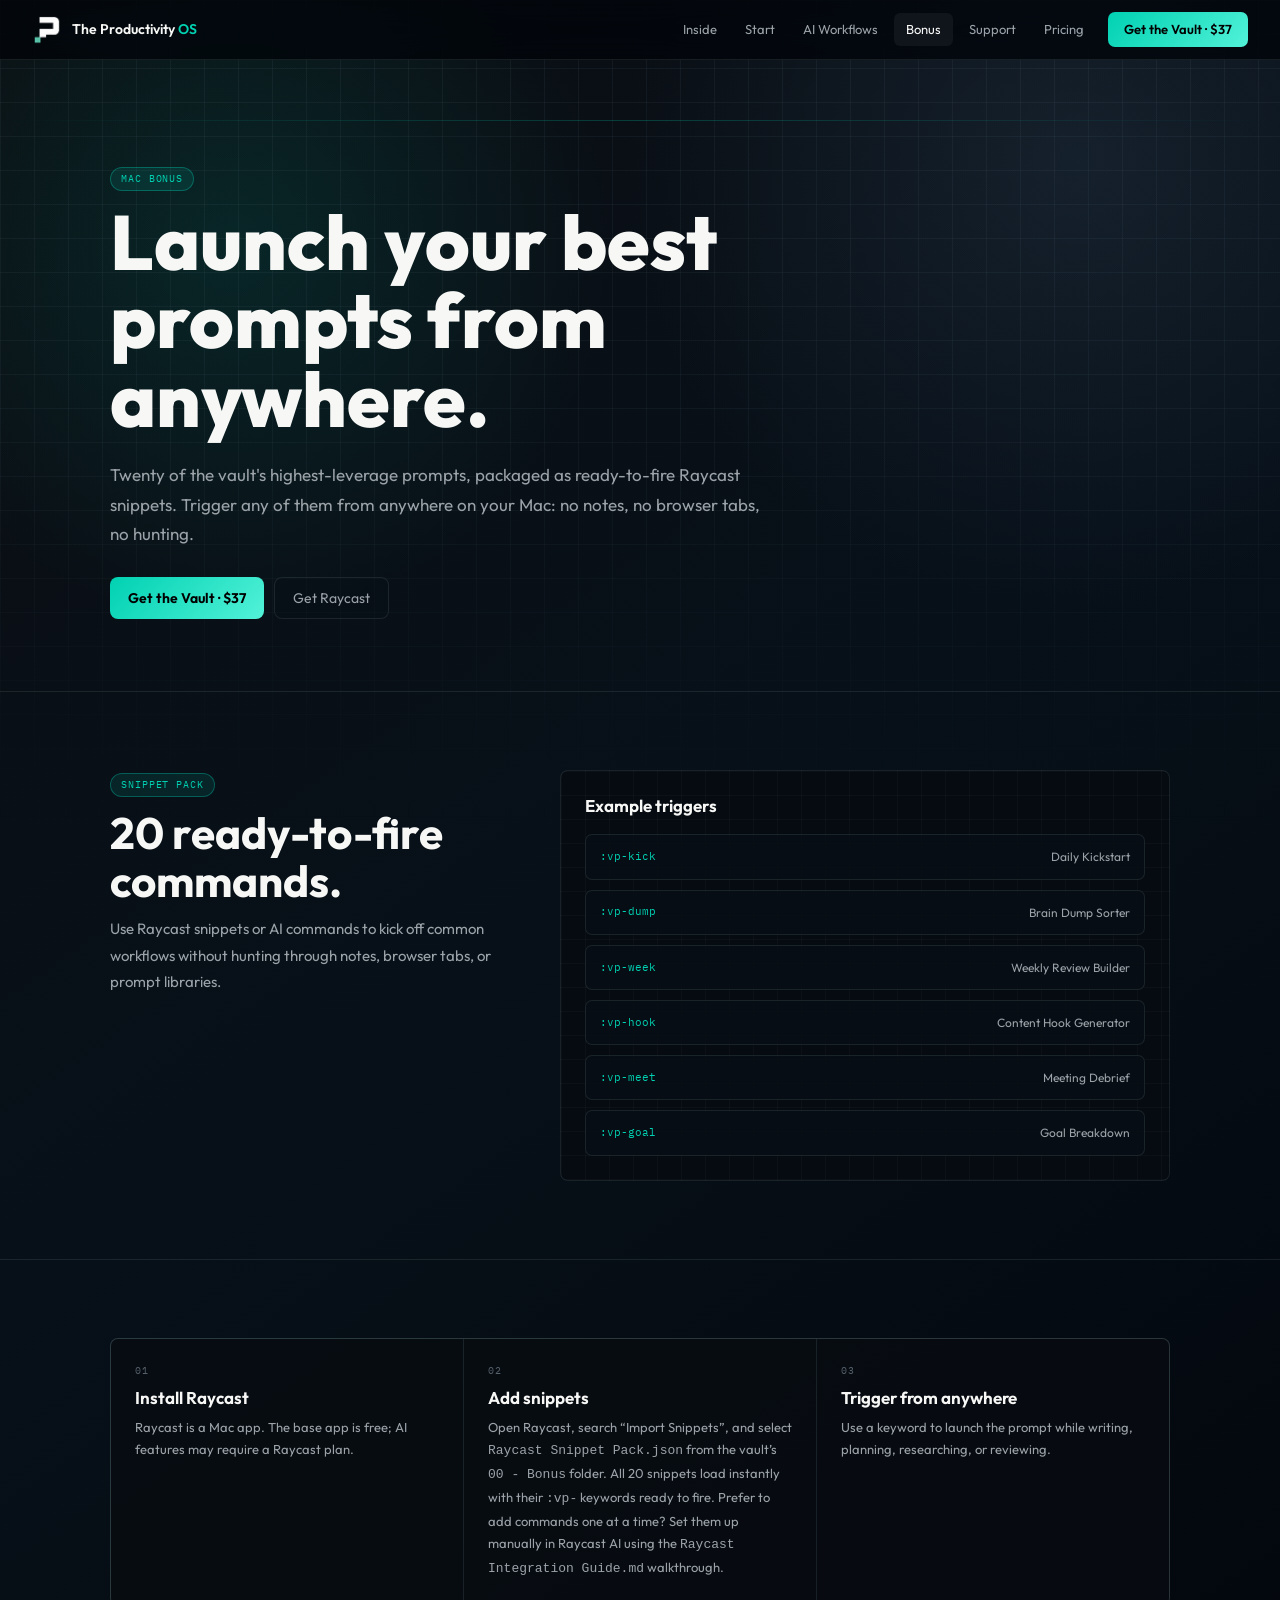
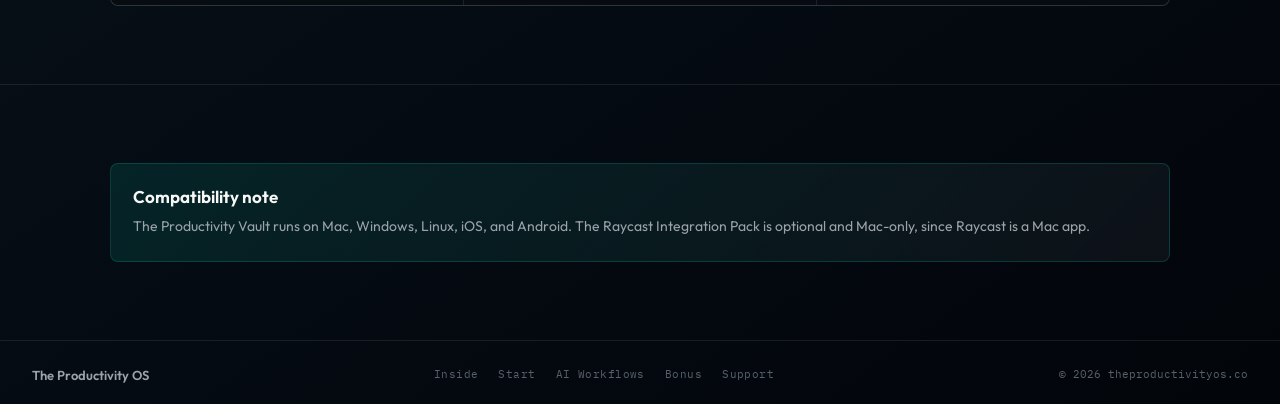
<file: bonus.html>
<!DOCTYPE html>
<html lang="en">
<head>
  <meta charset="UTF-8" />
  <meta name="viewport" content="width=device-width, initial-scale=1.0" />
  <!-- Google tag (gtag.js) -->
  <script async src="https://www.googletagmanager.com/gtag/js?id=G-QYGVF1WNSH"></script>
  <script>
    window.dataLayer = window.dataLayer || [];
    function gtag(){dataLayer.push(arguments);}
    gtag('js', new Date());
    gtag('config', 'G-QYGVF1WNSH');
  </script>
  <!-- Meta Pixel Code -->
  <script>
  !function(f,b,e,v,n,t,s)
  {if(f.fbq)return;n=f.fbq=function(){n.callMethod?
  n.callMethod.apply(n,arguments):n.queue.push(arguments)};
  if(!f._fbq)f._fbq=n;n.push=n;n.loaded=!0;n.version='2.0';
  n.queue=[];t=b.createElement(e);t.async=!0;
  t.src=v;s=b.getElementsByTagName(e)[0];
  s.parentNode.insertBefore(t,s)}(window, document,'script',
  'https://connect.facebook.net/en_US/fbevents.js');
  fbq('init', '1266403568988924');
  fbq('track', 'PageView');
  </script>
  <noscript><img height="1" width="1" style="display:none"
  src="https://www.facebook.com/tr?id=1266403568988924&ev=PageView&noscript=1"
  /></noscript>
  <!-- End Meta Pixel Code -->
  <!-- TikTok Pixel Code Start -->
  <script>
  !function (w, d, t) {
    w.TiktokAnalyticsObject=t;var ttq=w[t]=w[t]||[];ttq.methods=["page","track","identify","instances","debug","on","off","once","ready","alias","group","enableCookie","disableCookie","holdConsent","revokeConsent","grantConsent"],ttq.setAndDefer=function(t,e){t[e]=function(){t.push([e].concat(Array.prototype.slice.call(arguments,0)))}};for(var i=0;i<ttq.methods.length;i++)ttq.setAndDefer(ttq,ttq.methods[i]);ttq.instance=function(t){for(
  var e=ttq._i[t]||[],n=0;n<ttq.methods.length;n++)ttq.setAndDefer(e,ttq.methods[n]);return e},ttq.load=function(e,n){var r="https://analytics.tiktok.com/i18n/pixel/events.js",o=n&&n.partner;ttq._i=ttq._i||{},ttq._i[e]=[],ttq._i[e]._u=r,ttq._t=ttq._t||{},ttq._t[e]=+new Date,ttq._o=ttq._o||{},ttq._o[e]=n||{};n=document.createElement("script")
  ;n.type="text/javascript",n.async=!0,n.src=r+"?sdkid="+e+"&lib="+t;e=document.getElementsByTagName("script")[0];e.parentNode.insertBefore(n,e)};
    ttq.load('D80CP8RC77U2TFGF8LL0');
    ttq.page();
  }(window, document, 'ttq');
  </script>
  <!-- TikTok Pixel Code End -->
  <link rel="icon" href="assets/productivity-os-logo-mark.png" type="image/png" />
  <link rel="apple-touch-icon" href="assets/productivity-os-logo-mark.png" />
  <link rel="manifest" href="site.webmanifest" />
  <title>Raycast Bonus | The Productivity OS</title>
  <meta name="description" content="The Raycast Integration Pack is a Mac bonus for The Productivity Vault, with ready-to-fire prompt snippets for fast AI productivity workflows." />
  <meta name="robots" content="index,follow,max-image-preview:large" />
  <link rel="canonical" href="https://theproductivityos.co/bonus.html" />
  <meta property="og:type" content="article" />
  <meta property="og:site_name" content="The Productivity OS" />
  <meta property="og:title" content="Raycast Bonus for The Productivity Vault" />
  <meta property="og:description" content="Launch high-leverage Productivity Vault prompts from anywhere on your Mac with Raycast." />
  <meta property="og:url" content="https://theproductivityos.co/bonus.html" />
  <meta property="og:image" content="https://theproductivityos.co/assets/productivity-vault-og.png" />
  <meta property="og:image:width" content="1672" />
  <meta property="og:image:height" content="941" />
  <meta name="twitter:card" content="summary_large_image" />
  <meta name="twitter:title" content="Raycast Bonus for The Productivity Vault" />
  <meta name="twitter:description" content="Launch high-leverage Productivity Vault prompts from anywhere on your Mac with Raycast." />
  <link rel="preconnect" href="https://fonts.googleapis.com" />
  <link rel="preconnect" href="https://fonts.gstatic.com" crossorigin />
  <link href="https://fonts.googleapis.com/css2?family=Outfit:wght@300;400;500;600;700;800&family=IBM+Plex+Mono:ital,wght@0,300;0,400;0,500;1,300&display=swap" rel="stylesheet" />
  <link rel="stylesheet" href="assets/site.css" />
  <script type="application/ld+json">
  {
    "@context": "https://schema.org",
    "@type": "WebPage",
    "name": "Raycast Bonus",
    "url": "https://theproductivityos.co/bonus.html",
    "isPartOf": { "@type": "WebSite", "name": "The Productivity OS", "url": "https://theproductivityos.co/" },
    "about": "Raycast prompt snippets for The Productivity Vault"
  }
  </script>
</head>
<body>
<div class="dot-grid"></div>
<nav>
  <a class="nav-logo" href="index.html"><img class="nav-logo-mark" src="assets/productivity-os-logo-mark.png" alt="" /><span class="nav-logo-text">The Productivity <strong>OS</strong></span></a>
  <div class="nav-right">
    <a class="nav-link" href="inside.html">Inside</a>
    <a class="nav-link" href="start.html">Start</a>
    <a class="nav-link" href="ai-workflows.html">AI Workflows</a>
    <a class="nav-link active" href="bonus.html">Bonus</a>
    <a class="nav-link" href="support.html">Support</a>
    <a class="nav-link" href="index.html#pricing">Pricing</a>
    <a class="nav-cta" href="https://theproductivityos.gumroad.com/l/productivity-vault" target="_blank" rel="noopener noreferrer">Get the Vault &middot; $37</a>
    <button class="nav-hamburger" aria-label="Open navigation" aria-expanded="false"><span></span><span></span><span></span></button>
  </div>
</nav>
<div class="nav-mobile" id="nav-mobile" aria-hidden="true">
  <a class="nav-mobile-link" href="inside.html">Inside</a>
  <a class="nav-mobile-link" href="start.html">Start</a>
  <a class="nav-mobile-link" href="ai-workflows.html">AI Workflows</a>
  <a class="nav-mobile-link" href="bonus.html">Bonus</a>
  <a class="nav-mobile-link" href="support.html">Support</a>
  <a class="nav-mobile-link" href="index.html#pricing">Pricing</a>
  <a class="nav-mobile-cta" href="https://theproductivityos.gumroad.com/l/productivity-vault" target="_blank" rel="noopener noreferrer">Get the Vault &middot; $37</a>
</div>

<main>
  <section class="page-hero">
    <div class="hero-inner">
      <p class="eyebrow">Mac bonus</p>
      <h1>Launch your best prompts from anywhere.</h1>
      <p class="lead">Twenty of the vault's highest-leverage prompts, packaged as ready-to-fire Raycast snippets. Trigger any of them from anywhere on your Mac: no notes, no browser tabs, no hunting.</p>
      <div class="button-row">
        <a class="btn-primary" href="https://theproductivityos.gumroad.com/l/productivity-vault" target="_blank" rel="noopener noreferrer">Get the Vault · $37</a>
        <a class="btn-secondary" href="https://raycast.com/?via=the-productivity-os" target="_blank" rel="noopener noreferrer">Get Raycast</a>
      </div>
    </div>
  </section>

  <section class="section">
    <div class="section-inner split">
      <div>
        <p class="eyebrow">Snippet pack</p>
        <h2>20 ready-to-fire commands.</h2>
        <p class="sub">Use Raycast snippets or AI commands to kick off common workflows without hunting through notes, browser tabs, or prompt libraries.</p>
      </div>
      <div class="rail">
        <h3>Example triggers</h3>
        <div class="rail-list">
          <div class="rail-item"><span>:vp-kick</span><span>Daily Kickstart</span></div>
          <div class="rail-item"><span>:vp-dump</span><span>Brain Dump Sorter</span></div>
          <div class="rail-item"><span>:vp-week</span><span>Weekly Review Builder</span></div>
          <div class="rail-item"><span>:vp-hook</span><span>Content Hook Generator</span></div>
          <div class="rail-item"><span>:vp-meet</span><span>Meeting Debrief</span></div>
          <div class="rail-item"><span>:vp-goal</span><span>Goal Breakdown</span></div>
        </div>
      </div>
    </div>
  </section>

  <section class="section">
    <div class="section-inner">
      <div class="grid-3">
        <div class="card"><div class="meta">01</div><h3>Install Raycast</h3><p>Raycast is a Mac app. The base app is free; AI features may require a Raycast plan.</p></div>
        <div class="card"><div class="meta">02</div><h3>Add snippets</h3><p>Open Raycast, search &ldquo;Import Snippets&rdquo;, and select <code>Raycast Snippet Pack.json</code> from the vault&rsquo;s <code>00 - Bonus</code> folder. All 20 snippets load instantly with their <code>:vp-</code> keywords ready to fire. Prefer to add commands one at a time? Set them up manually in Raycast AI using the <code>Raycast Integration Guide.md</code> walkthrough.</p></div>
        <div class="card"><div class="meta">03</div><h3>Trigger from anywhere</h3><p>Use a keyword to launch the prompt while writing, planning, researching, or reviewing.</p></div>
      </div>
    </div>
  </section>

  <section class="section">
    <div class="section-inner">
      <div class="callout">
        <h3>Compatibility note</h3>
        <p>The Productivity Vault runs on Mac, Windows, Linux, iOS, and Android. The Raycast Integration Pack is optional and Mac-only, since Raycast is a Mac app.</p>
      </div>
    </div>
  </section>
</main>

<footer>
  <a class="fl-logo" href="index.html">The Productivity OS</a>
  <div class="fl-links">
    <a class="fl-link" href="inside.html">Inside</a>
    <a class="fl-link" href="start.html">Start</a>
    <a class="fl-link" href="ai-workflows.html">AI Workflows</a>
    <a class="fl-link" href="bonus.html">Bonus</a>
    <a class="fl-link" href="support.html">Support</a>
  </div>
  <div class="fl-copy">&copy; 2026 theproductivityos.co</div>
</footer>
<script>
  const ham = document.querySelector('.nav-hamburger');
  const mob = document.getElementById('nav-mobile');
  if (ham && mob) {
    ham.addEventListener('click', () => {
      const open = mob.classList.toggle('open');
      ham.setAttribute('aria-expanded', open);
      mob.setAttribute('aria-hidden', !open);
    });
    mob.querySelectorAll('a').forEach(a => a.addEventListener('click', () => {
      mob.classList.remove('open');
      ham.setAttribute('aria-expanded', 'false');
      mob.setAttribute('aria-hidden', 'true');
    }));
  }
</script>
</body>
</html>
</file>
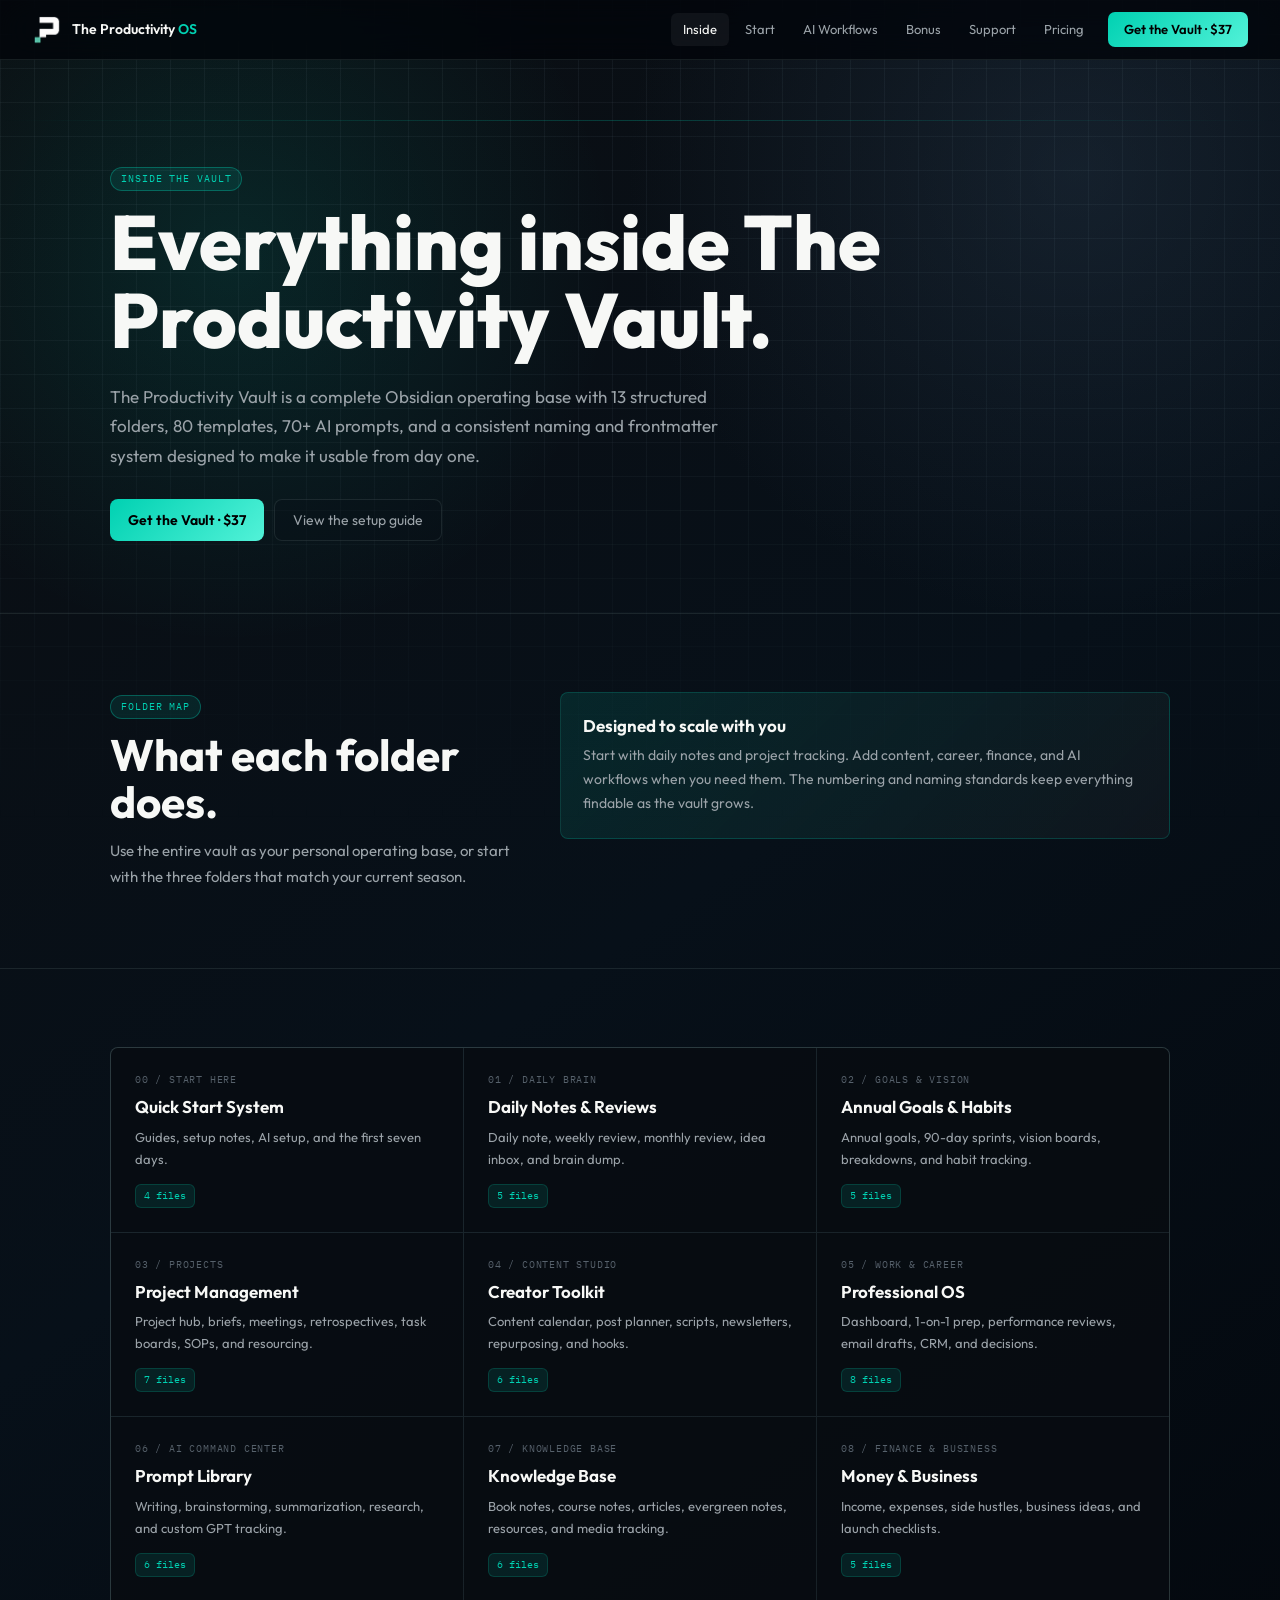
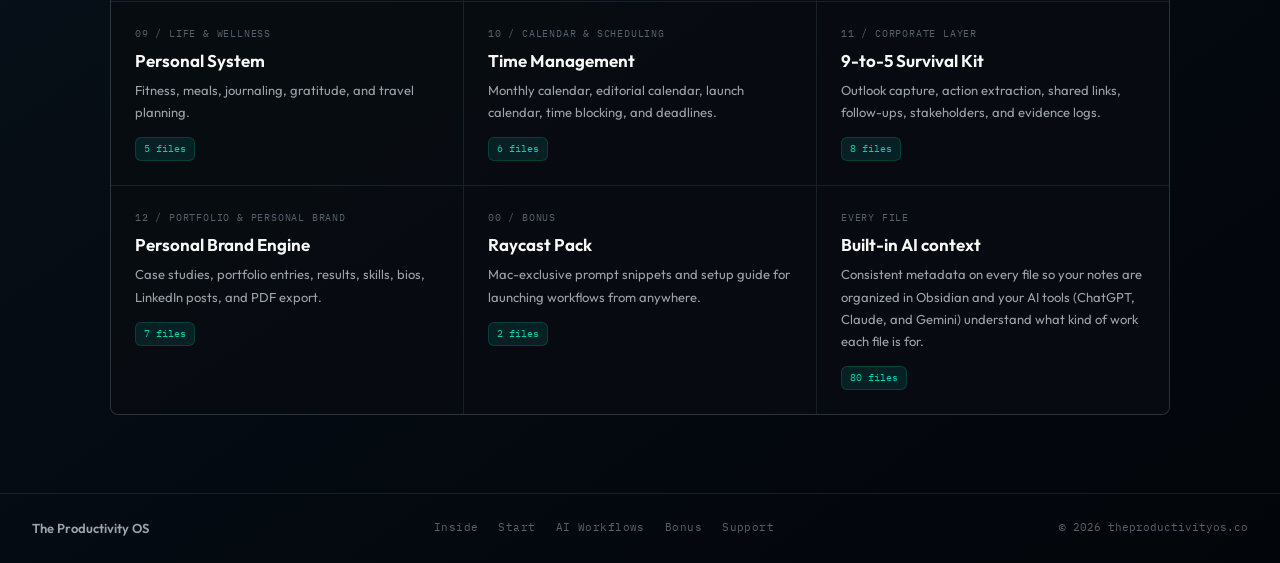
<file: inside.html>
<!DOCTYPE html>
<html lang="en">
<head>
  <meta charset="UTF-8" />
  <meta name="viewport" content="width=device-width, initial-scale=1.0" />
  <!-- Google tag (gtag.js) -->
  <script async src="https://www.googletagmanager.com/gtag/js?id=G-QYGVF1WNSH"></script>
  <script>
    window.dataLayer = window.dataLayer || [];
    function gtag(){dataLayer.push(arguments);}
    gtag('js', new Date());
    gtag('config', 'G-QYGVF1WNSH');
  </script>
  <!-- Meta Pixel Code -->
  <script>
  !function(f,b,e,v,n,t,s)
  {if(f.fbq)return;n=f.fbq=function(){n.callMethod?
  n.callMethod.apply(n,arguments):n.queue.push(arguments)};
  if(!f._fbq)f._fbq=n;n.push=n;n.loaded=!0;n.version='2.0';
  n.queue=[];t=b.createElement(e);t.async=!0;
  t.src=v;s=b.getElementsByTagName(e)[0];
  s.parentNode.insertBefore(t,s)}(window, document,'script',
  'https://connect.facebook.net/en_US/fbevents.js');
  fbq('init', '1266403568988924');
  fbq('track', 'PageView');
  </script>
  <noscript><img height="1" width="1" style="display:none"
  src="https://www.facebook.com/tr?id=1266403568988924&ev=PageView&noscript=1"
  /></noscript>
  <!-- End Meta Pixel Code -->
  <!-- TikTok Pixel Code Start -->
  <script>
  !function (w, d, t) {
    w.TiktokAnalyticsObject=t;var ttq=w[t]=w[t]||[];ttq.methods=["page","track","identify","instances","debug","on","off","once","ready","alias","group","enableCookie","disableCookie","holdConsent","revokeConsent","grantConsent"],ttq.setAndDefer=function(t,e){t[e]=function(){t.push([e].concat(Array.prototype.slice.call(arguments,0)))}};for(var i=0;i<ttq.methods.length;i++)ttq.setAndDefer(ttq,ttq.methods[i]);ttq.instance=function(t){for(
  var e=ttq._i[t]||[],n=0;n<ttq.methods.length;n++)ttq.setAndDefer(e,ttq.methods[n]);return e},ttq.load=function(e,n){var r="https://analytics.tiktok.com/i18n/pixel/events.js",o=n&&n.partner;ttq._i=ttq._i||{},ttq._i[e]=[],ttq._i[e]._u=r,ttq._t=ttq._t||{},ttq._t[e]=+new Date,ttq._o=ttq._o||{},ttq._o[e]=n||{};n=document.createElement("script")
  ;n.type="text/javascript",n.async=!0,n.src=r+"?sdkid="+e+"&lib="+t;e=document.getElementsByTagName("script")[0];e.parentNode.insertBefore(n,e)};
    ttq.load('D80CP8RC77U2TFGF8LL0');
    ttq.page();
  }(window, document, 'ttq');
  </script>
  <!-- TikTok Pixel Code End -->
  <link rel="icon" href="assets/productivity-os-logo-mark.png" type="image/png" />
  <link rel="apple-touch-icon" href="assets/productivity-os-logo-mark.png" />
  <link rel="manifest" href="site.webmanifest" />
  <title>Inside The Productivity Vault | The Productivity OS</title>
  <meta name="description" content="Explore every folder inside The Productivity Vault: 80 Obsidian templates, 70+ AI prompts, and a consistent structure designed for ChatGPT, Claude, and Gemini." />
  <meta name="robots" content="index,follow,max-image-preview:large" />
  <link rel="canonical" href="https://theproductivityos.co/inside.html" />
  <meta property="og:type" content="article" />
  <meta property="og:site_name" content="The Productivity OS" />
  <meta property="og:title" content="Inside The Productivity Vault" />
  <meta property="og:description" content="See the complete folder map for The Productivity Vault, an AI-ready Obsidian system from The Productivity OS." />
  <meta property="og:url" content="https://theproductivityos.co/inside.html" />
  <meta property="og:image" content="https://theproductivityos.co/assets/productivity-vault-og.png" />
  <meta property="og:image:width" content="1672" />
  <meta property="og:image:height" content="941" />
  <meta name="twitter:card" content="summary_large_image" />
  <meta name="twitter:title" content="Inside The Productivity Vault" />
  <meta name="twitter:description" content="See the complete folder map for The Productivity Vault, an AI-ready Obsidian system from The Productivity OS." />
  <link rel="preconnect" href="https://fonts.googleapis.com" />
  <link rel="preconnect" href="https://fonts.gstatic.com" crossorigin />
  <link href="https://fonts.googleapis.com/css2?family=Outfit:wght@300;400;500;600;700;800&family=IBM+Plex+Mono:ital,wght@0,300;0,400;0,500;1,300&display=swap" rel="stylesheet" />
  <link rel="stylesheet" href="assets/site.css" />
  <script type="application/ld+json">
  {
    "@context": "https://schema.org",
    "@type": "WebPage",
    "name": "Inside The Productivity Vault",
    "url": "https://theproductivityos.co/inside.html",
    "isPartOf": { "@type": "WebSite", "name": "The Productivity OS", "url": "https://theproductivityos.co/" },
    "about": { "@type": "Product", "name": "The Productivity Vault" }
  }
  </script>
</head>
<body>
<div class="dot-grid"></div>
<nav>
  <a class="nav-logo" href="index.html"><img class="nav-logo-mark" src="assets/productivity-os-logo-mark.png" alt="" /><span class="nav-logo-text">The Productivity <strong>OS</strong></span></a>
  <div class="nav-right">
    <a class="nav-link active" href="inside.html">Inside</a>
    <a class="nav-link" href="start.html">Start</a>
    <a class="nav-link" href="ai-workflows.html">AI Workflows</a>
    <a class="nav-link" href="bonus.html">Bonus</a>
    <a class="nav-link" href="support.html">Support</a>
    <a class="nav-link" href="index.html#pricing">Pricing</a>
    <a class="nav-cta" href="https://theproductivityos.gumroad.com/l/productivity-vault" target="_blank" rel="noopener noreferrer">Get the Vault &middot; $37</a>
    <button class="nav-hamburger" aria-label="Open navigation" aria-expanded="false"><span></span><span></span><span></span></button>
  </div>
</nav>
<div class="nav-mobile" id="nav-mobile" aria-hidden="true">
  <a class="nav-mobile-link" href="inside.html">Inside</a>
  <a class="nav-mobile-link" href="start.html">Start</a>
  <a class="nav-mobile-link" href="ai-workflows.html">AI Workflows</a>
  <a class="nav-mobile-link" href="bonus.html">Bonus</a>
  <a class="nav-mobile-link" href="support.html">Support</a>
  <a class="nav-mobile-link" href="index.html#pricing">Pricing</a>
  <a class="nav-mobile-cta" href="https://theproductivityos.gumroad.com/l/productivity-vault" target="_blank" rel="noopener noreferrer">Get the Vault &middot; $37</a>
</div>

<main>
  <section class="page-hero">
    <div class="hero-inner">
      <p class="eyebrow">Inside the vault</p>
      <h1>Everything inside The Productivity Vault.</h1>
      <p class="lead">The Productivity Vault is a complete Obsidian operating base with 13 structured folders, 80 templates, 70+ AI prompts, and a consistent naming and frontmatter system designed to make it usable from day one.</p>
      <div class="button-row">
        <a class="btn-primary" href="https://theproductivityos.gumroad.com/l/productivity-vault" target="_blank" rel="noopener noreferrer">Get the Vault · $37</a>
        <a class="btn-secondary" href="start.html">View the setup guide</a>
      </div>
    </div>
  </section>

  <section class="section">
    <div class="section-inner split">
      <div>
        <p class="eyebrow">Folder map</p>
        <h2>What each folder does.</h2>
        <p class="sub">Use the entire vault as your personal operating base, or start with the three folders that match your current season.</p>
      </div>
      <div class="callout">
        <h3>Designed to scale with you</h3>
        <p>Start with daily notes and project tracking. Add content, career, finance, and AI workflows when you need them. The numbering and naming standards keep everything findable as the vault grows.</p>
      </div>
    </div>
  </section>

  <section class="section">
    <div class="section-inner">
      <div class="folder-grid">
        <div class="folder-card"><div class="meta">00 / Start Here</div><h3>Quick Start System</h3><p>Guides, setup notes, AI setup, and the first seven days.</p><span class="count">4 files</span></div>
        <div class="folder-card"><div class="meta">01 / Daily Brain</div><h3>Daily Notes & Reviews</h3><p>Daily note, weekly review, monthly review, idea inbox, and brain dump.</p><span class="count">5 files</span></div>
        <div class="folder-card"><div class="meta">02 / Goals & Vision</div><h3>Annual Goals & Habits</h3><p>Annual goals, 90-day sprints, vision boards, breakdowns, and habit tracking.</p><span class="count">5 files</span></div>
        <div class="folder-card"><div class="meta">03 / Projects</div><h3>Project Management</h3><p>Project hub, briefs, meetings, retrospectives, task boards, SOPs, and resourcing.</p><span class="count">7 files</span></div>
        <div class="folder-card"><div class="meta">04 / Content Studio</div><h3>Creator Toolkit</h3><p>Content calendar, post planner, scripts, newsletters, repurposing, and hooks.</p><span class="count">6 files</span></div>
        <div class="folder-card"><div class="meta">05 / Work & Career</div><h3>Professional OS</h3><p>Dashboard, 1-on-1 prep, performance reviews, email drafts, CRM, and decisions.</p><span class="count">8 files</span></div>
        <div class="folder-card"><div class="meta">06 / AI Command Center</div><h3>Prompt Library</h3><p>Writing, brainstorming, summarization, research, and custom GPT tracking.</p><span class="count">6 files</span></div>
        <div class="folder-card"><div class="meta">07 / Knowledge Base</div><h3>Knowledge Base</h3><p>Book notes, course notes, articles, evergreen notes, resources, and media tracking.</p><span class="count">6 files</span></div>
        <div class="folder-card"><div class="meta">08 / Finance & Business</div><h3>Money & Business</h3><p>Income, expenses, side hustles, business ideas, and launch checklists.</p><span class="count">5 files</span></div>
        <div class="folder-card"><div class="meta">09 / Life & Wellness</div><h3>Personal System</h3><p>Fitness, meals, journaling, gratitude, and travel planning.</p><span class="count">5 files</span></div>
        <div class="folder-card"><div class="meta">10 / Calendar & Scheduling</div><h3>Time Management</h3><p>Monthly calendar, editorial calendar, launch calendar, time blocking, and deadlines.</p><span class="count">6 files</span></div>
        <div class="folder-card"><div class="meta">11 / Corporate Layer</div><h3>9-to-5 Survival Kit</h3><p>Outlook capture, action extraction, shared links, follow-ups, stakeholders, and evidence logs.</p><span class="count">8 files</span></div>
        <div class="folder-card"><div class="meta">12 / Portfolio & Personal Brand</div><h3>Personal Brand Engine</h3><p>Case studies, portfolio entries, results, skills, bios, LinkedIn posts, and PDF export.</p><span class="count">7 files</span></div>
        <div class="folder-card"><div class="meta">00 / Bonus</div><h3>Raycast Pack</h3><p>Mac-exclusive prompt snippets and setup guide for launching workflows from anywhere.</p><span class="count">2 files</span></div>
        <div class="folder-card"><div class="meta">Every file</div><h3>Built-in AI context</h3><p>Consistent metadata on every file so your notes are organized in Obsidian and your AI tools (ChatGPT, Claude, and Gemini) understand what kind of work each file is for.</p><span class="count">80 files</span></div>
      </div>
    </div>
  </section>
</main>

<footer>
  <a class="fl-logo" href="index.html">The Productivity OS</a>
  <div class="fl-links">
    <a class="fl-link" href="inside.html">Inside</a>
    <a class="fl-link" href="start.html">Start</a>
    <a class="fl-link" href="ai-workflows.html">AI Workflows</a>
    <a class="fl-link" href="bonus.html">Bonus</a>
    <a class="fl-link" href="support.html">Support</a>
  </div>
  <div class="fl-copy">&copy; 2026 theproductivityos.co</div>
</footer>
<script>
  const ham = document.querySelector('.nav-hamburger');
  const mob = document.getElementById('nav-mobile');
  if (ham && mob) {
    ham.addEventListener('click', () => {
      const open = mob.classList.toggle('open');
      ham.setAttribute('aria-expanded', open);
      mob.setAttribute('aria-hidden', !open);
    });
    mob.querySelectorAll('a').forEach(a => a.addEventListener('click', () => {
      mob.classList.remove('open');
      ham.setAttribute('aria-expanded', 'false');
      mob.setAttribute('aria-hidden', 'true');
    }));
  }
</script>
</body>
</html>
</file>
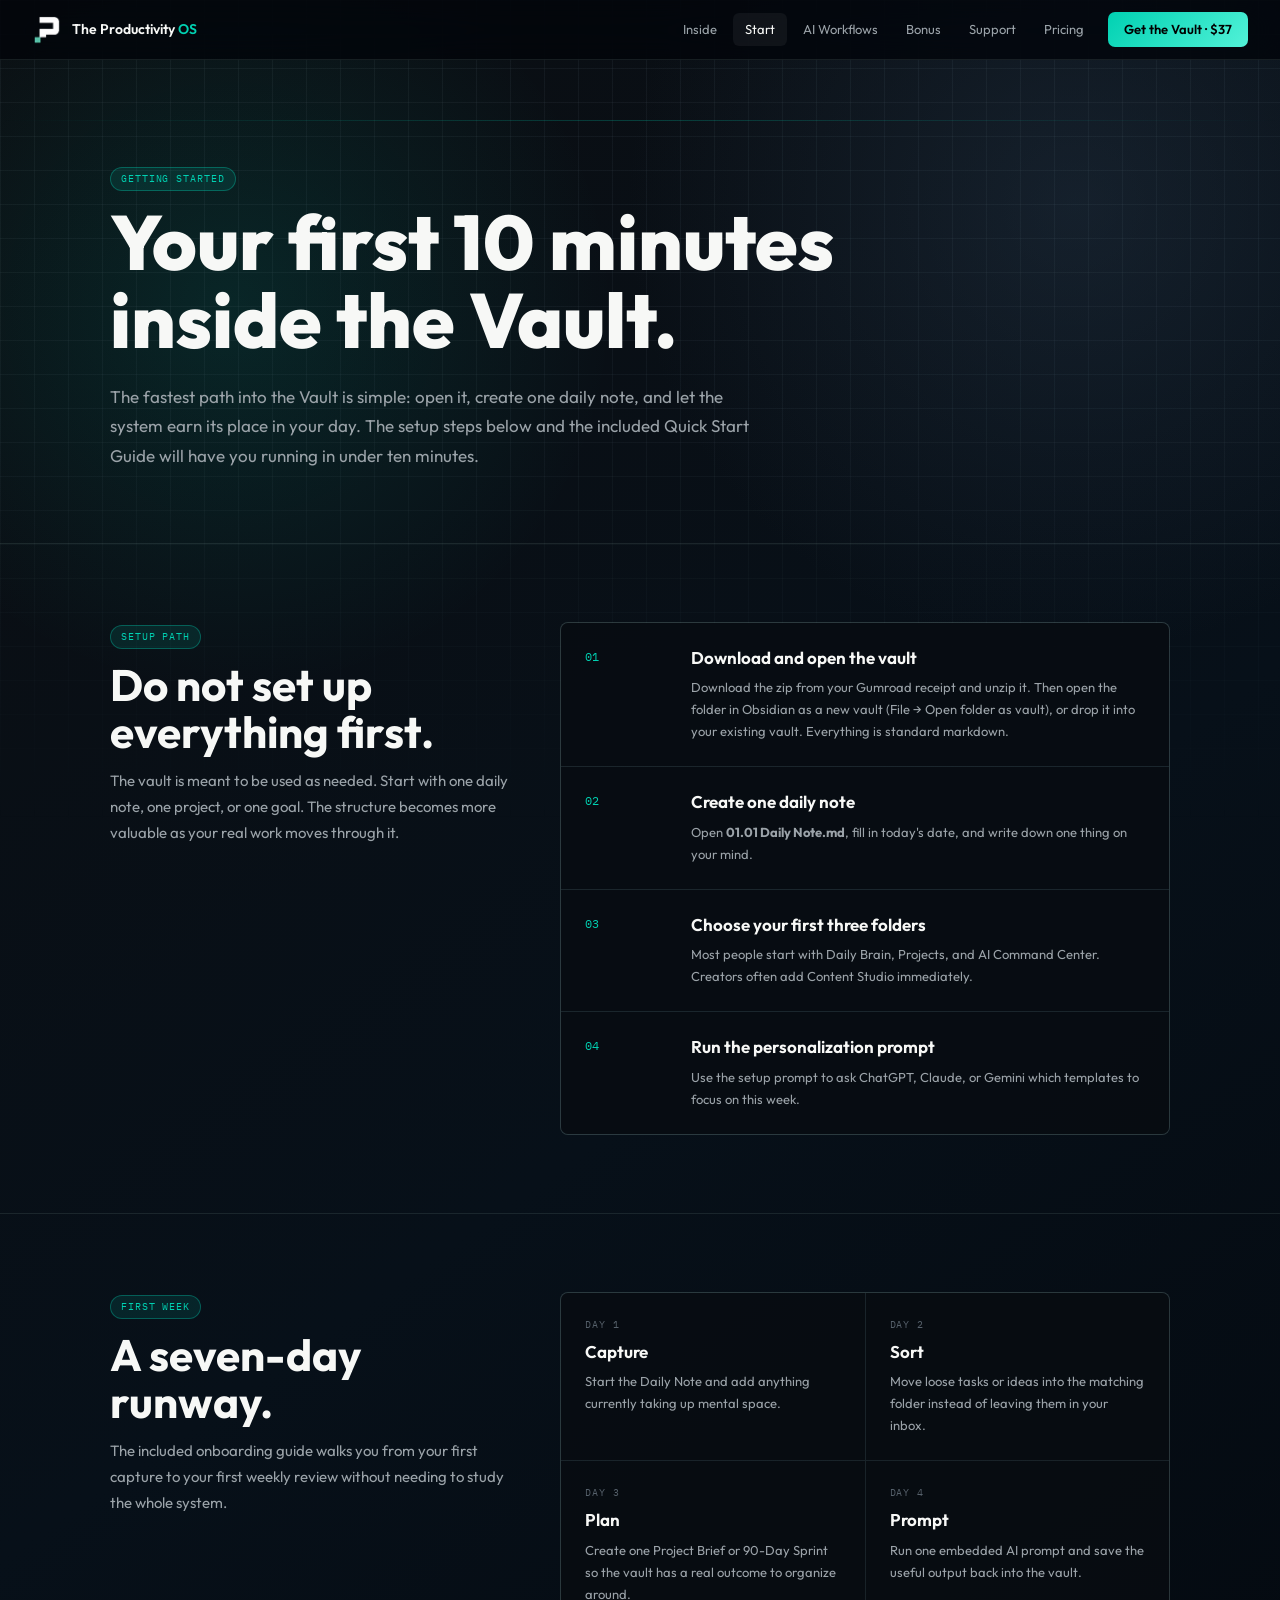
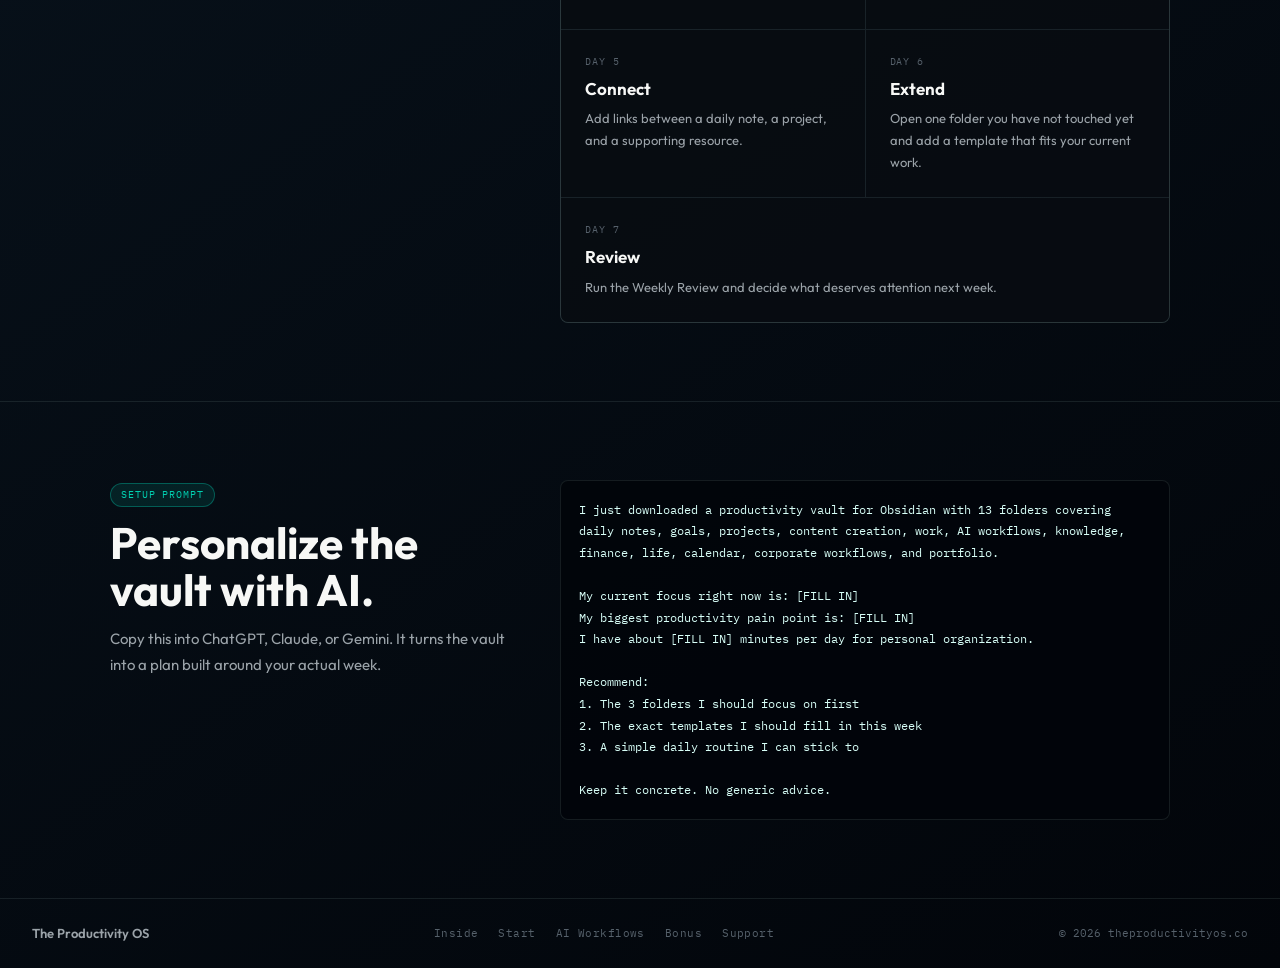
<file: start.html>
<!DOCTYPE html>
<html lang="en">
<head>
  <meta charset="UTF-8" />
  <meta name="viewport" content="width=device-width, initial-scale=1.0" />
  <!-- Google tag (gtag.js) -->
  <script async src="https://www.googletagmanager.com/gtag/js?id=G-QYGVF1WNSH"></script>
  <script>
    window.dataLayer = window.dataLayer || [];
    function gtag(){dataLayer.push(arguments);}
    gtag('js', new Date());
    gtag('config', 'G-QYGVF1WNSH');
  </script>
  <!-- Meta Pixel Code -->
  <script>
  !function(f,b,e,v,n,t,s)
  {if(f.fbq)return;n=f.fbq=function(){n.callMethod?
  n.callMethod.apply(n,arguments):n.queue.push(arguments)};
  if(!f._fbq)f._fbq=n;n.push=n;n.loaded=!0;n.version='2.0';
  n.queue=[];t=b.createElement(e);t.async=!0;
  t.src=v;s=b.getElementsByTagName(e)[0];
  s.parentNode.insertBefore(t,s)}(window, document,'script',
  'https://connect.facebook.net/en_US/fbevents.js');
  fbq('init', '1266403568988924');
  fbq('track', 'PageView');
  </script>
  <noscript><img height="1" width="1" style="display:none"
  src="https://www.facebook.com/tr?id=1266403568988924&ev=PageView&noscript=1"
  /></noscript>
  <!-- End Meta Pixel Code -->
  <!-- TikTok Pixel Code Start -->
  <script>
  !function (w, d, t) {
    w.TiktokAnalyticsObject=t;var ttq=w[t]=w[t]||[];ttq.methods=["page","track","identify","instances","debug","on","off","once","ready","alias","group","enableCookie","disableCookie","holdConsent","revokeConsent","grantConsent"],ttq.setAndDefer=function(t,e){t[e]=function(){t.push([e].concat(Array.prototype.slice.call(arguments,0)))}};for(var i=0;i<ttq.methods.length;i++)ttq.setAndDefer(ttq,ttq.methods[i]);ttq.instance=function(t){for(
  var e=ttq._i[t]||[],n=0;n<ttq.methods.length;n++)ttq.setAndDefer(e,ttq.methods[n]);return e},ttq.load=function(e,n){var r="https://analytics.tiktok.com/i18n/pixel/events.js",o=n&&n.partner;ttq._i=ttq._i||{},ttq._i[e]=[],ttq._i[e]._u=r,ttq._t=ttq._t||{},ttq._t[e]=+new Date,ttq._o=ttq._o||{},ttq._o[e]=n||{};n=document.createElement("script")
  ;n.type="text/javascript",n.async=!0,n.src=r+"?sdkid="+e+"&lib="+t;e=document.getElementsByTagName("script")[0];e.parentNode.insertBefore(n,e)};
    ttq.load('D80CP8RC77U2TFGF8LL0');
    ttq.page();
  }(window, document, 'ttq');
  </script>
  <!-- TikTok Pixel Code End -->
  <link rel="icon" href="assets/productivity-os-logo-mark.png" type="image/png" />
  <link rel="apple-touch-icon" href="assets/productivity-os-logo-mark.png" />
  <link rel="manifest" href="site.webmanifest" />
  <title>Start Here | The Productivity Vault by The Productivity OS</title>
  <meta name="description" content="Learn how to start using The Productivity Vault in ten minutes, including the first daily note, first week workflow, and AI setup prompt." />
  <meta name="robots" content="index,follow,max-image-preview:large" />
  <link rel="canonical" href="https://theproductivityos.co/start.html" />
  <meta property="og:type" content="article" />
  <meta property="og:site_name" content="The Productivity OS" />
  <meta property="og:title" content="Start Here: The Productivity Vault" />
  <meta property="og:description" content="How to set up and start using The Productivity Vault in ten minutes. First daily note, first week workflow, and AI setup prompt." />
  <meta property="og:url" content="https://theproductivityos.co/start.html" />
  <meta property="og:image" content="https://theproductivityos.co/assets/productivity-vault-og.png" />
  <meta property="og:image:width" content="1672" />
  <meta property="og:image:height" content="941" />
  <meta name="twitter:card" content="summary_large_image" />
  <meta name="twitter:title" content="Start Here: The Productivity Vault" />
  <meta name="twitter:description" content="How to set up and start using The Productivity Vault in ten minutes. First daily note, first week workflow, and AI setup prompt." />
  <link rel="preconnect" href="https://fonts.googleapis.com" />
  <link rel="preconnect" href="https://fonts.gstatic.com" crossorigin />
  <link href="https://fonts.googleapis.com/css2?family=Outfit:wght@300;400;500;600;700;800&family=IBM+Plex+Mono:ital,wght@0,300;0,400;0,500;1,300&display=swap" rel="stylesheet" />
  <link rel="stylesheet" href="assets/site.css" />
  <script type="application/ld+json">
  {
    "@context": "https://schema.org",
    "@type": "HowTo",
    "name": "How to start using The Productivity Vault",
    "description": "Open the Obsidian vault, create one daily note, choose your first folders, and personalize the setup with AI.",
    "totalTime": "PT10M",
    "step": [
      { "@type": "HowToStep", "name": "Open the vault in Obsidian" },
      { "@type": "HowToStep", "name": "Create one daily note" },
      { "@type": "HowToStep", "name": "Choose your first three folders" },
      { "@type": "HowToStep", "name": "Run the personalization prompt" }
    ]
  }
  </script>
</head>
<body>
<div class="dot-grid"></div>
<nav>
  <a class="nav-logo" href="index.html"><img class="nav-logo-mark" src="assets/productivity-os-logo-mark.png" alt="" /><span class="nav-logo-text">The Productivity <strong>OS</strong></span></a>
  <div class="nav-right">
    <a class="nav-link" href="inside.html">Inside</a>
    <a class="nav-link active" href="start.html">Start</a>
    <a class="nav-link" href="ai-workflows.html">AI Workflows</a>
    <a class="nav-link" href="bonus.html">Bonus</a>
    <a class="nav-link" href="support.html">Support</a>
    <a class="nav-link" href="index.html#pricing">Pricing</a>
    <a class="nav-cta" href="https://theproductivityos.gumroad.com/l/productivity-vault" target="_blank" rel="noopener noreferrer">Get the Vault &middot; $37</a>
    <button class="nav-hamburger" aria-label="Open navigation" aria-expanded="false"><span></span><span></span><span></span></button>
  </div>
</nav>
<div class="nav-mobile" id="nav-mobile" aria-hidden="true">
  <a class="nav-mobile-link" href="inside.html">Inside</a>
  <a class="nav-mobile-link" href="start.html">Start</a>
  <a class="nav-mobile-link" href="ai-workflows.html">AI Workflows</a>
  <a class="nav-mobile-link" href="bonus.html">Bonus</a>
  <a class="nav-mobile-link" href="support.html">Support</a>
  <a class="nav-mobile-link" href="index.html#pricing">Pricing</a>
  <a class="nav-mobile-cta" href="https://theproductivityos.gumroad.com/l/productivity-vault" target="_blank" rel="noopener noreferrer">Get the Vault &middot; $37</a>
</div>

<main>
  <section class="page-hero">
    <div class="hero-inner">
      <p class="eyebrow">Getting started</p>
      <h1>Your first 10 minutes inside the Vault.</h1>
      <p class="lead">The fastest path into the Vault is simple: open it, create one daily note, and let the system earn its place in your day. The setup steps below and the included Quick Start Guide will have you running in under ten minutes.</p>
    </div>
  </section>

  <section class="section">
    <div class="section-inner split">
      <div>
        <p class="eyebrow">Setup path</p>
        <h2>Do not set up everything first.</h2>
        <p class="sub">The vault is meant to be used as needed. Start with one daily note, one project, or one goal. The structure becomes more valuable as your real work moves through it.</p>
      </div>
      <div class="timeline">
        <div class="step-card"><div class="step-number">01</div><div><h3>Download and open the vault</h3><p>Download the zip from your Gumroad receipt and unzip it. Then open the folder in Obsidian as a new vault (File → Open folder as vault), or drop it into your existing vault. Everything is standard markdown.</p></div></div>
        <div class="step-card"><div class="step-number">02</div><div><h3>Create one daily note</h3><p>Open <strong>01.01 Daily Note.md</strong>, fill in today's date, and write down one thing on your mind.</p></div></div>
        <div class="step-card"><div class="step-number">03</div><div><h3>Choose your first three folders</h3><p>Most people start with Daily Brain, Projects, and AI Command Center. Creators often add Content Studio immediately.</p></div></div>
        <div class="step-card"><div class="step-number">04</div><div><h3>Run the personalization prompt</h3><p>Use the setup prompt to ask ChatGPT, Claude, or Gemini which templates to focus on this week.</p></div></div>
      </div>
    </div>
  </section>

  <section class="section">
    <div class="section-inner split">
      <div>
        <p class="eyebrow">First week</p>
        <h2>A seven-day runway.</h2>
        <p class="sub">The included onboarding guide walks you from your first capture to your first weekly review without needing to study the whole system.</p>
      </div>
      <div class="grid-2">
        <div class="card"><div class="meta">Day 1</div><h3>Capture</h3><p>Start the Daily Note and add anything currently taking up mental space.</p></div>
        <div class="card"><div class="meta">Day 2</div><h3>Sort</h3><p>Move loose tasks or ideas into the matching folder instead of leaving them in your inbox.</p></div>
        <div class="card"><div class="meta">Day 3</div><h3>Plan</h3><p>Create one Project Brief or 90-Day Sprint so the vault has a real outcome to organize around.</p></div>
        <div class="card"><div class="meta">Day 4</div><h3>Prompt</h3><p>Run one embedded AI prompt and save the useful output back into the vault.</p></div>
        <div class="card"><div class="meta">Day 5</div><h3>Connect</h3><p>Add links between a daily note, a project, and a supporting resource.</p></div>
        <div class="card"><div class="meta">Day 6</div><h3>Extend</h3><p>Open one folder you have not touched yet and add a template that fits your current work.</p></div>
        <div class="card" style="grid-column: span 2;"><div class="meta">Day 7</div><h3>Review</h3><p>Run the Weekly Review and decide what deserves attention next week.</p></div>
      </div>
    </div>
  </section>

  <section class="section">
    <div class="section-inner split">
      <div>
        <p class="eyebrow">Setup prompt</p>
        <h2>Personalize the vault with AI.</h2>
        <p class="sub">Copy this into ChatGPT, Claude, or Gemini. It turns the vault into a plan built around your actual week.</p>
      </div>
      <div class="code-panel"><pre>I just downloaded a productivity vault for Obsidian with 13 folders covering daily notes, goals, projects, content creation, work, AI workflows, knowledge, finance, life, calendar, corporate workflows, and portfolio.

My current focus right now is: [FILL IN]
My biggest productivity pain point is: [FILL IN]
I have about [FILL IN] minutes per day for personal organization.

Recommend:
1. The 3 folders I should focus on first
2. The exact templates I should fill in this week
3. A simple daily routine I can stick to

Keep it concrete. No generic advice.</pre></div>
    </div>
  </section>
</main>

<footer>
  <a class="fl-logo" href="index.html">The Productivity OS</a>
  <div class="fl-links">
    <a class="fl-link" href="inside.html">Inside</a>
    <a class="fl-link" href="start.html">Start</a>
    <a class="fl-link" href="ai-workflows.html">AI Workflows</a>
    <a class="fl-link" href="bonus.html">Bonus</a>
    <a class="fl-link" href="support.html">Support</a>
  </div>
  <div class="fl-copy">&copy; 2026 theproductivityos.co</div>
</footer>
<script>
  const ham = document.querySelector('.nav-hamburger');
  const mob = document.getElementById('nav-mobile');
  if (ham && mob) {
    ham.addEventListener('click', () => {
      const open = mob.classList.toggle('open');
      ham.setAttribute('aria-expanded', open);
      mob.setAttribute('aria-hidden', !open);
    });
    mob.querySelectorAll('a').forEach(a => a.addEventListener('click', () => {
      mob.classList.remove('open');
      ham.setAttribute('aria-expanded', 'false');
      mob.setAttribute('aria-hidden', 'true');
    }));
  }
</script>
</body>
</html>
</file>
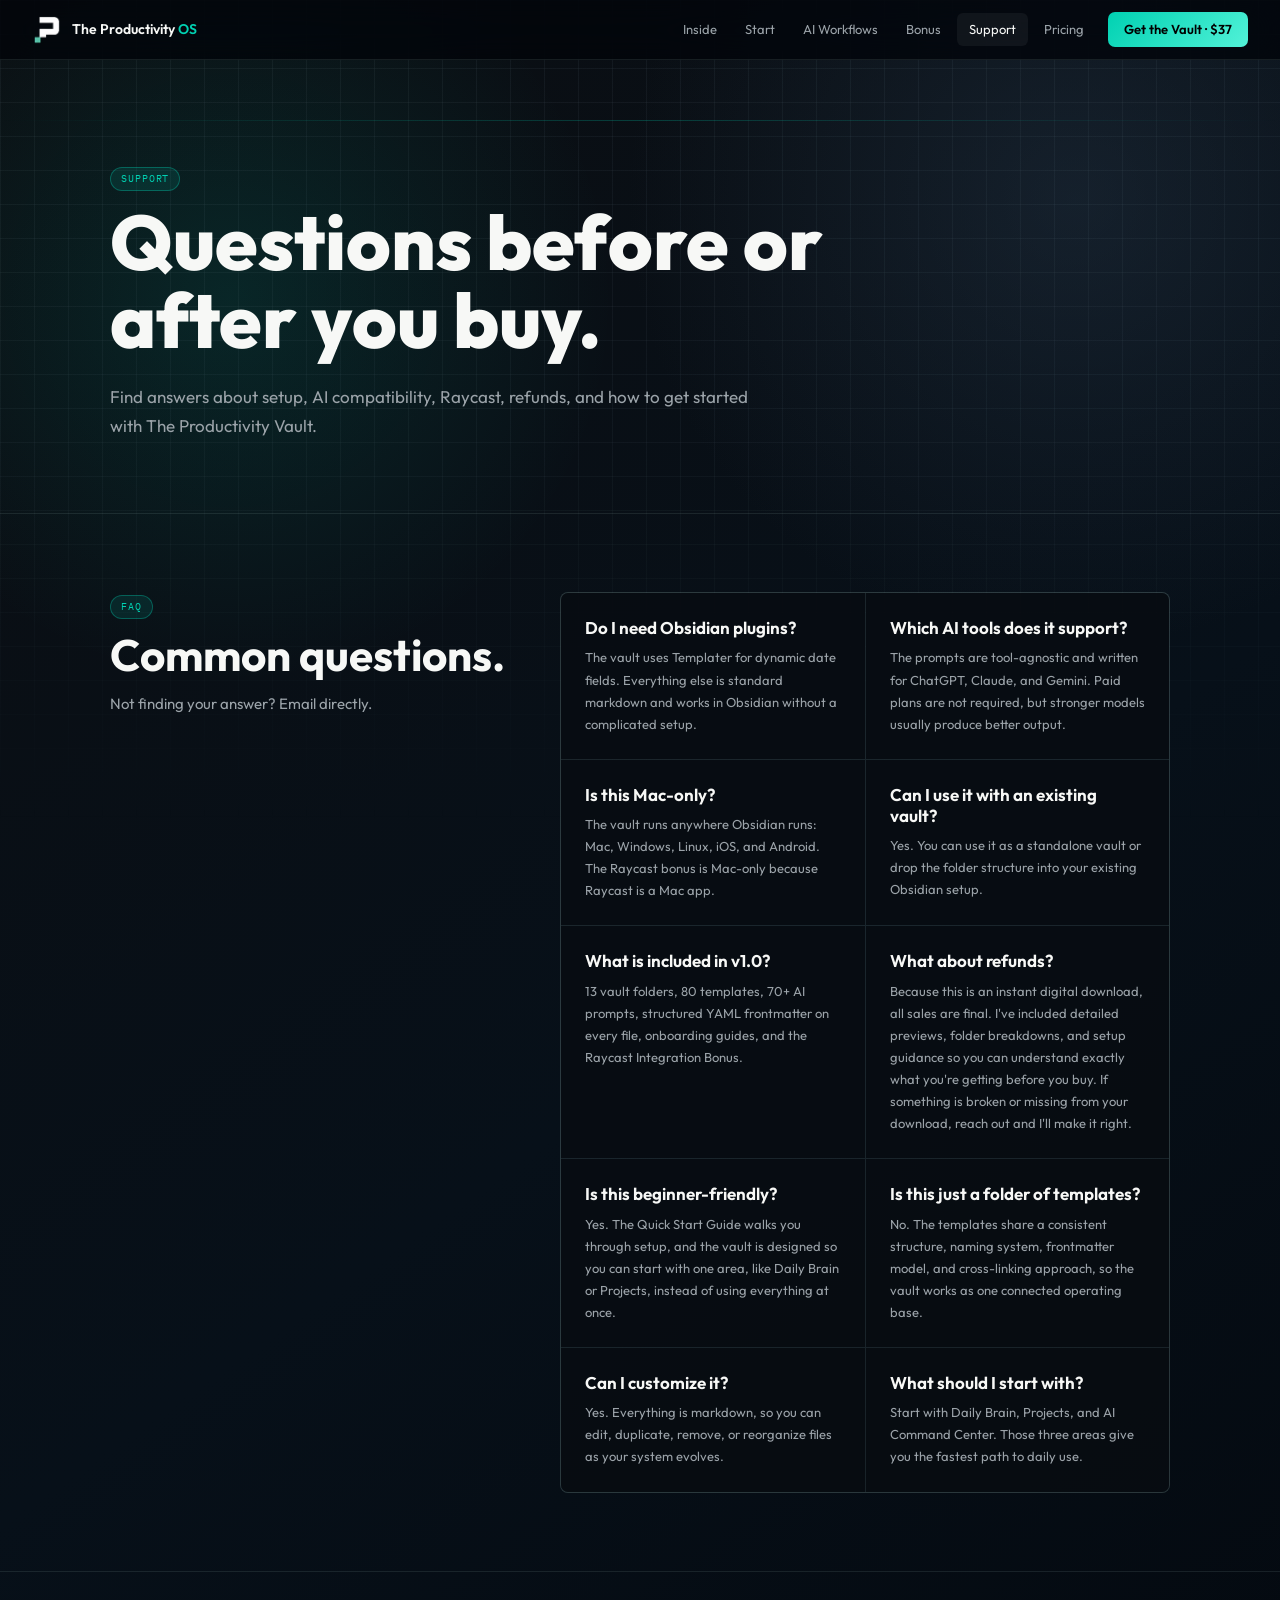
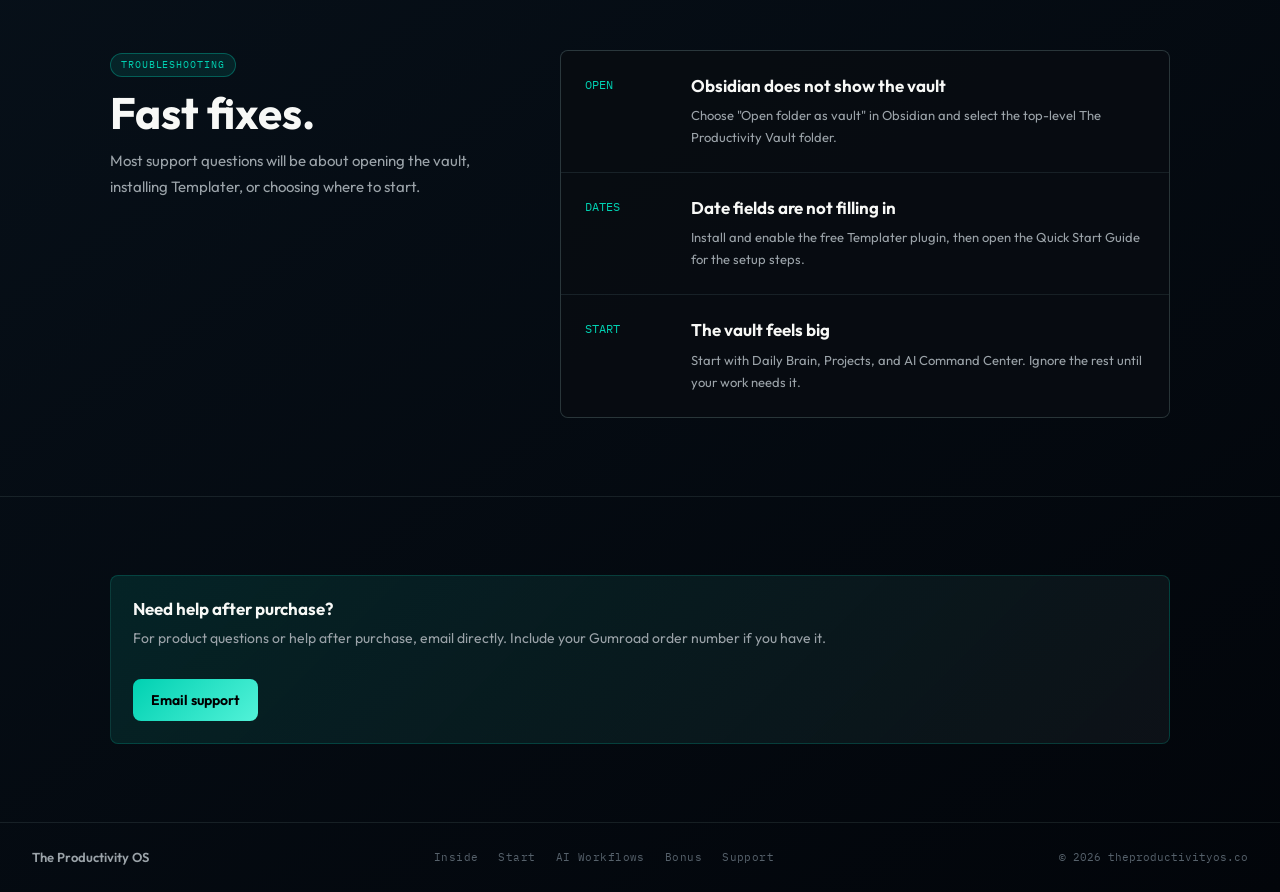
<file: support.html>
<!DOCTYPE html>
<html lang="en">
<head>
  <meta charset="UTF-8" />
  <meta name="viewport" content="width=device-width, initial-scale=1.0" />
  <!-- Google tag (gtag.js) -->
  <script async src="https://www.googletagmanager.com/gtag/js?id=G-QYGVF1WNSH"></script>
  <script>
    window.dataLayer = window.dataLayer || [];
    function gtag(){dataLayer.push(arguments);}
    gtag('js', new Date());
    gtag('config', 'G-QYGVF1WNSH');
  </script>
  <!-- Meta Pixel Code -->
  <script>
  !function(f,b,e,v,n,t,s)
  {if(f.fbq)return;n=f.fbq=function(){n.callMethod?
  n.callMethod.apply(n,arguments):n.queue.push(arguments)};
  if(!f._fbq)f._fbq=n;n.push=n;n.loaded=!0;n.version='2.0';
  n.queue=[];t=b.createElement(e);t.async=!0;
  t.src=v;s=b.getElementsByTagName(e)[0];
  s.parentNode.insertBefore(t,s)}(window, document,'script',
  'https://connect.facebook.net/en_US/fbevents.js');
  fbq('init', '1266403568988924');
  fbq('track', 'PageView');
  </script>
  <noscript><img height="1" width="1" style="display:none"
  src="https://www.facebook.com/tr?id=1266403568988924&ev=PageView&noscript=1"
  /></noscript>
  <!-- End Meta Pixel Code -->
  <!-- TikTok Pixel Code Start -->
  <script>
  !function (w, d, t) {
    w.TiktokAnalyticsObject=t;var ttq=w[t]=w[t]||[];ttq.methods=["page","track","identify","instances","debug","on","off","once","ready","alias","group","enableCookie","disableCookie","holdConsent","revokeConsent","grantConsent"],ttq.setAndDefer=function(t,e){t[e]=function(){t.push([e].concat(Array.prototype.slice.call(arguments,0)))}};for(var i=0;i<ttq.methods.length;i++)ttq.setAndDefer(ttq,ttq.methods[i]);ttq.instance=function(t){for(
  var e=ttq._i[t]||[],n=0;n<ttq.methods.length;n++)ttq.setAndDefer(e,ttq.methods[n]);return e},ttq.load=function(e,n){var r="https://analytics.tiktok.com/i18n/pixel/events.js",o=n&&n.partner;ttq._i=ttq._i||{},ttq._i[e]=[],ttq._i[e]._u=r,ttq._t=ttq._t||{},ttq._t[e]=+new Date,ttq._o=ttq._o||{},ttq._o[e]=n||{};n=document.createElement("script")
  ;n.type="text/javascript",n.async=!0,n.src=r+"?sdkid="+e+"&lib="+t;e=document.getElementsByTagName("script")[0];e.parentNode.insertBefore(n,e)};
    ttq.load('D80CP8RC77U2TFGF8LL0');
    ttq.page();
  }(window, document, 'ttq');
  </script>
  <!-- TikTok Pixel Code End -->
  <link rel="icon" href="assets/productivity-os-logo-mark.png" type="image/png" />
  <link rel="apple-touch-icon" href="assets/productivity-os-logo-mark.png" />
  <link rel="manifest" href="site.webmanifest" />
  <title>Support | The Productivity OS</title>
  <meta name="description" content="Support, FAQs, and troubleshooting for The Productivity Vault, the AI-ready Obsidian system from The Productivity OS." />
  <meta name="robots" content="index,follow,max-image-preview:large" />
  <link rel="canonical" href="https://theproductivityos.co/support.html" />
  <meta property="og:type" content="article" />
  <meta property="og:site_name" content="The Productivity OS" />
  <meta property="og:title" content="Support for The Productivity Vault" />
  <meta property="og:description" content="Answers for Obsidian setup, AI compatibility, Raycast, and buying The Productivity Vault." />
  <meta property="og:url" content="https://theproductivityos.co/support.html" />
  <meta property="og:image" content="https://theproductivityos.co/assets/productivity-vault-og.png" />
  <meta property="og:image:width" content="1672" />
  <meta property="og:image:height" content="941" />
  <meta name="twitter:card" content="summary_large_image" />
  <meta name="twitter:title" content="Support for The Productivity Vault" />
  <meta name="twitter:description" content="Answers for Obsidian setup, AI compatibility, Raycast, and buying The Productivity Vault." />
  <link rel="preconnect" href="https://fonts.googleapis.com" />
  <link rel="preconnect" href="https://fonts.gstatic.com" crossorigin />
  <link href="https://fonts.googleapis.com/css2?family=Outfit:wght@300;400;500;600;700;800&family=IBM+Plex+Mono:ital,wght@0,300;0,400;0,500;1,300&display=swap" rel="stylesheet" />
  <link rel="stylesheet" href="assets/site.css" />
  <script type="application/ld+json">
  {
    "@context": "https://schema.org",
    "@type": "FAQPage",
    "mainEntity": [
      {
        "@type": "Question",
        "name": "Do I need Obsidian plugins?",
        "acceptedAnswer": { "@type": "Answer", "text": "The Productivity Vault uses Templater for dynamic date fields. Everything else is standard markdown." }
      },
      {
        "@type": "Question",
        "name": "Which AI tools does it support?",
        "acceptedAnswer": { "@type": "Answer", "text": "The prompts are tool-agnostic and written for ChatGPT, Claude, and Gemini." }
      },
      {
        "@type": "Question",
        "name": "Is this Mac-only?",
        "acceptedAnswer": { "@type": "Answer", "text": "The vault runs anywhere Obsidian runs. The Raycast bonus is Mac-only because Raycast is a Mac app." }
      }
    ]
  }
  </script>
</head>
<body>
<div class="dot-grid"></div>
<nav>
  <a class="nav-logo" href="index.html"><img class="nav-logo-mark" src="assets/productivity-os-logo-mark.png" alt="" /><span class="nav-logo-text">The Productivity <strong>OS</strong></span></a>
  <div class="nav-right">
    <a class="nav-link" href="inside.html">Inside</a>
    <a class="nav-link" href="start.html">Start</a>
    <a class="nav-link" href="ai-workflows.html">AI Workflows</a>
    <a class="nav-link" href="bonus.html">Bonus</a>
    <a class="nav-link active" href="support.html">Support</a>
    <a class="nav-link" href="index.html#pricing">Pricing</a>
    <a class="nav-cta" href="https://theproductivityos.gumroad.com/l/productivity-vault" target="_blank" rel="noopener noreferrer">Get the Vault &middot; $37</a>
    <button class="nav-hamburger" aria-label="Open navigation" aria-expanded="false"><span></span><span></span><span></span></button>
  </div>
</nav>
<div class="nav-mobile" id="nav-mobile" aria-hidden="true">
  <a class="nav-mobile-link" href="inside.html">Inside</a>
  <a class="nav-mobile-link" href="start.html">Start</a>
  <a class="nav-mobile-link" href="ai-workflows.html">AI Workflows</a>
  <a class="nav-mobile-link" href="bonus.html">Bonus</a>
  <a class="nav-mobile-link" href="support.html">Support</a>
  <a class="nav-mobile-link" href="index.html#pricing">Pricing</a>
  <a class="nav-mobile-cta" href="https://theproductivityos.gumroad.com/l/productivity-vault" target="_blank" rel="noopener noreferrer">Get the Vault &middot; $37</a>
</div>

<main>
  <section class="page-hero">
    <div class="hero-inner">
      <p class="eyebrow">Support</p>
      <h1>Questions before or after you buy.</h1>
      <p class="lead">Find answers about setup, AI compatibility, Raycast, refunds, and how to get started with The Productivity Vault.</p>
    </div>
  </section>

  <section class="section">
    <div class="section-inner split">
      <div>
        <p class="eyebrow">FAQ</p>
        <h2>Common questions.</h2>
        <p class="sub">Not finding your answer? Email directly.</p>
      </div>
      <div class="grid-2">
        <div class="faq-card"><h3>Do I need Obsidian plugins?</h3><p>The vault uses Templater for dynamic date fields. Everything else is standard markdown and works in Obsidian without a complicated setup.</p></div>
        <div class="faq-card"><h3>Which AI tools does it support?</h3><p>The prompts are tool-agnostic and written for ChatGPT, Claude, and Gemini. Paid plans are not required, but stronger models usually produce better output.</p></div>
        <div class="faq-card"><h3>Is this Mac-only?</h3><p>The vault runs anywhere Obsidian runs: Mac, Windows, Linux, iOS, and Android. The Raycast bonus is Mac-only because Raycast is a Mac app.</p></div>
        <div class="faq-card"><h3>Can I use it with an existing vault?</h3><p>Yes. You can use it as a standalone vault or drop the folder structure into your existing Obsidian setup.</p></div>
        <div class="faq-card"><h3>What is included in v1.0?</h3><p>13 vault folders, 80 templates, 70+ AI prompts, structured YAML frontmatter on every file, onboarding guides, and the Raycast Integration Bonus.</p></div>
        <div class="faq-card"><h3>What about refunds?</h3><p>Because this is an instant digital download, all sales are final. I've included detailed previews, folder breakdowns, and setup guidance so you can understand exactly what you're getting before you buy. If something is broken or missing from your download, reach out and I'll make it right.</p></div>
        <div class="faq-card"><h3>Is this beginner-friendly?</h3><p>Yes. The Quick Start Guide walks you through setup, and the vault is designed so you can start with one area, like Daily Brain or Projects, instead of using everything at once.</p></div>
        <div class="faq-card"><h3>Is this just a folder of templates?</h3><p>No. The templates share a consistent structure, naming system, frontmatter model, and cross-linking approach, so the vault works as one connected operating base.</p></div>
        <div class="faq-card"><h3>Can I customize it?</h3><p>Yes. Everything is markdown, so you can edit, duplicate, remove, or reorganize files as your system evolves.</p></div>
        <div class="faq-card"><h3>What should I start with?</h3><p>Start with Daily Brain, Projects, and AI Command Center. Those three areas give you the fastest path to daily use.</p></div>
      </div>
    </div>
  </section>

  <section class="section">
    <div class="section-inner split">
      <div>
        <p class="eyebrow">Troubleshooting</p>
        <h2>Fast fixes.</h2>
        <p class="sub">Most support questions will be about opening the vault, installing Templater, or choosing where to start.</p>
      </div>
      <div class="timeline">
        <div class="step-card"><div class="step-number">OPEN</div><div><h3>Obsidian does not show the vault</h3><p>Choose "Open folder as vault" in Obsidian and select the top-level The Productivity Vault folder.</p></div></div>
        <div class="step-card"><div class="step-number">DATES</div><div><h3>Date fields are not filling in</h3><p>Install and enable the free Templater plugin, then open the Quick Start Guide for the setup steps.</p></div></div>
        <div class="step-card"><div class="step-number">START</div><div><h3>The vault feels big</h3><p>Start with Daily Brain, Projects, and AI Command Center. Ignore the rest until your work needs it.</p></div></div>
      </div>
    </div>
  </section>

  <section class="section">
    <div class="section-inner">
      <div class="callout">
        <h3>Need help after purchase?</h3>
        <p>For product questions or help after purchase, email directly. Include your Gumroad order number if you have it.</p>
        <div class="button-row">
          <a class="btn-primary" href="mailto:theproductivityos@gmail.com">Email support</a>
        </div>
      </div>
    </div>
  </section>
</main>

<footer>
  <a class="fl-logo" href="index.html">The Productivity OS</a>
  <div class="fl-links">
    <a class="fl-link" href="inside.html">Inside</a>
    <a class="fl-link" href="start.html">Start</a>
    <a class="fl-link" href="ai-workflows.html">AI Workflows</a>
    <a class="fl-link" href="bonus.html">Bonus</a>
    <a class="fl-link" href="support.html">Support</a>
  </div>
  <div class="fl-copy">&copy; 2026 theproductivityos.co</div>
</footer>
<script>
  const ham = document.querySelector('.nav-hamburger');
  const mob = document.getElementById('nav-mobile');
  if (ham && mob) {
    ham.addEventListener('click', () => {
      const open = mob.classList.toggle('open');
      ham.setAttribute('aria-expanded', open);
      mob.setAttribute('aria-hidden', !open);
    });
    mob.querySelectorAll('a').forEach(a => a.addEventListener('click', () => {
      mob.classList.remove('open');
      ham.setAttribute('aria-expanded', 'false');
      mob.setAttribute('aria-hidden', 'true');
    }));
  }
</script>
</body>
</html>
</file>
<file: assets/site.css>
*, *::before, *::after { box-sizing: border-box; margin: 0; padding: 0; }

:root {
  --bg: #0b0e12;
  --bg-deep: #02050a;
  --surface: rgba(16, 22, 29, 0.78);
  --surface2: #1a1f26;
  --border: rgba(198, 230, 224, 0.10);
  --border-hover: rgba(0, 209, 178, 0.34);
  --text: #f7f8f6;
  --muted: #9ba3a9;
  --subtle: #56616b;
  --accent: #00d1b2;
  --accent2: #52f2d8;
  --accent-dim: rgba(0, 209, 178, 0.11);
  --accent-glow: rgba(0, 209, 178, 0.30);
  --grid: rgba(115, 143, 154, 0.09);
}

html { scroll-behavior: smooth; }

body {
  min-height: 100vh;
  background:
    radial-gradient(circle at 18% 12%, rgba(0,209,178,0.12), transparent 24rem),
    radial-gradient(circle at 84% 8%, rgba(45,65,86,0.34), transparent 28rem),
    linear-gradient(145deg, #0b0e12 0%, #071019 45%, #02050a 100%);
  color: var(--text);
  font-family: 'Outfit', sans-serif;
  font-weight: 400;
  line-height: 1.6;
  overflow-x: hidden;
  -webkit-font-smoothing: antialiased;
}

a { color: inherit; }

.dot-grid {
  position: fixed;
  inset: 0;
  z-index: 0;
  background-image:
    linear-gradient(var(--grid) 1px, transparent 1px),
    linear-gradient(90deg, var(--grid) 1px, transparent 1px);
  background-size: 34px 34px;
  mask-image: linear-gradient(to bottom, black 0%, rgba(0,0,0,0.82) 48%, transparent 92%);
  pointer-events: none;
}

nav {
  position: fixed;
  top: 0; left: 0; right: 0;
  z-index: 100;
  height: 60px;
  display: flex;
  align-items: center;
  justify-content: space-between;
  padding: 0 32px;
  border-bottom: 1px solid var(--border);
  background: rgba(2,5,10,0.78);
  backdrop-filter: blur(18px) saturate(135%);
}

.nav-logo {
  display: flex;
  align-items: center;
  gap: 10px;
  text-decoration: none;
}

.nav-logo-mark {
  width: 30px;
  height: 30px;
  display: block;
  object-fit: contain;
}

.nav-logo-text {
  font-size: 14px;
  font-weight: 600;
  color: var(--text);
}

.nav-logo-text strong { color: var(--accent); font-weight: 600; }

.nav-right {
  display: flex;
  align-items: center;
  gap: 4px;
}

.nav-link {
  font-size: 13px;
  color: var(--muted);
  text-decoration: none;
  padding: 6px 12px;
  border-radius: 6px;
  transition: color 0.15s, background 0.15s;
}

.nav-link:hover,
.nav-link.active {
  color: var(--text);
  background: rgba(255,255,255,0.05);
}

.nav-cta {
  font-size: 13px;
  font-weight: 600;
  color: #000;
  background: linear-gradient(135deg, var(--accent), var(--accent2));
  padding: 7px 16px;
  border-radius: 7px;
  text-decoration: none;
  transition: opacity 0.15s, transform 0.15s;
  margin-left: 8px;
}

.nav-cta:hover { opacity: 0.85; transform: translateY(-1px); }

main {
  position: relative;
  z-index: 1;
  padding-top: 60px;
}

.page-hero {
  position: relative;
  overflow: hidden;
  padding: 104px 32px 72px;
  border-bottom: 1px solid var(--border);
}

.page-hero::before {
  content: '';
  position: absolute;
  inset: 60px 0 auto;
  height: 1px;
  background: linear-gradient(90deg, transparent, rgba(0,209,178,0.45), transparent);
  opacity: 0.55;
}

.hero-inner,
.section-inner {
  max-width: 1060px;
  margin: 0 auto;
}

.eyebrow {
  display: inline-flex;
  align-items: center;
  font-family: 'IBM Plex Mono', monospace;
  font-size: 10px;
  letter-spacing: 0.09em;
  text-transform: uppercase;
  color: var(--accent);
  margin-bottom: 12px;
  border: 1px solid var(--border-hover);
  background: var(--accent-dim);
  border-radius: 100px;
  padding: 3px 10px;
}

h1 {
  max-width: 820px;
  font-size: clamp(42px, 6vw, 82px);
  font-weight: 800;
  line-height: 1.02;
}

h2 {
  font-size: clamp(28px, 3.5vw, 44px);
  font-weight: 700;
  line-height: 1.08;
  margin-bottom: 12px;
}

h3 {
  font-size: 17px;
  font-weight: 650;
  line-height: 1.25;
}

.accent { color: var(--accent); }

.lead {
  max-width: 650px;
  margin-top: 22px;
  color: var(--muted);
  font-size: 17px;
  line-height: 1.75;
}

.section {
  padding: 78px 32px;
  border-bottom: 1px solid var(--border);
}

.split {
  display: grid;
  grid-template-columns: minmax(0, 0.8fr) minmax(0, 1.2fr);
  gap: 44px;
  align-items: start;
}

.sub {
  max-width: 500px;
  color: var(--muted);
  font-size: 15px;
  line-height: 1.75;
}

.grid-2,
.grid-3,
.folder-grid {
  display: grid;
  gap: 1px;
  border: 1px solid var(--border);
  background: var(--border);
  border-radius: 8px;
  overflow: hidden;
}

.grid-2 { grid-template-columns: repeat(2, minmax(0, 1fr)); }
.grid-3 { grid-template-columns: repeat(3, minmax(0, 1fr)); }
.folder-grid { grid-template-columns: repeat(3, minmax(0, 1fr)); }

.card,
.folder-card,
.step-card,
.faq-card {
  background: rgba(6, 10, 16, 0.9);
  padding: 24px;
}

.card:hover,
.folder-card:hover,
.step-card:hover,
.faq-card:hover {
  background: linear-gradient(180deg, rgba(26,31,38,0.9), rgba(9,15,22,0.92));
}

.meta {
  font-family: 'IBM Plex Mono', monospace;
  font-size: 10px;
  letter-spacing: 0.08em;
  text-transform: uppercase;
  color: var(--subtle);
  margin-bottom: 8px;
}

.card p,
.folder-card p,
.step-card p,
.faq-card p {
  color: var(--muted);
  font-size: 13px;
  line-height: 1.7;
  margin-top: 8px;
}

.brand-card {
  min-height: 190px;
}

.brand-logo {
  height: 48px;
  max-width: 174px;
  object-fit: contain;
  object-position: left center;
  margin-bottom: 18px;
  background: #f7f8f6;
  border-radius: 7px;
  padding: 9px 12px;
}

.brand-logo.openai {
  max-width: 156px;
}

.count {
  display: inline-flex;
  margin-top: 14px;
  font-family: 'IBM Plex Mono', monospace;
  font-size: 10px;
  color: var(--accent);
  background: var(--accent-dim);
  border: 1px solid rgba(0,209,178,0.18);
  border-radius: 6px;
  padding: 3px 8px;
}

.rail {
  border: 1px solid var(--border);
  border-radius: 8px;
  background:
    linear-gradient(rgba(255,255,255,0.025) 1px, transparent 1px),
    linear-gradient(90deg, rgba(255,255,255,0.025) 1px, transparent 1px),
    rgba(7,12,18,0.82);
  background-size: 24px 24px;
  padding: 24px;
}

.rail-list {
  display: grid;
  gap: 10px;
  margin-top: 18px;
}

.rail-item {
  display: flex;
  align-items: center;
  justify-content: space-between;
  gap: 16px;
  padding: 12px 14px;
  border: 1px solid var(--border);
  border-radius: 7px;
  background: rgba(8,14,21,0.86);
}

.rail-item span:first-child {
  font-family: 'IBM Plex Mono', monospace;
  font-size: 11px;
  color: var(--accent);
}

.rail-item span:last-child {
  color: var(--muted);
  font-size: 12px;
  text-align: right;
}

.callout {
  border: 1px solid rgba(0,209,178,0.2);
  background: linear-gradient(135deg, rgba(0,209,178,0.12), rgba(26,31,38,0.46));
  border-radius: 8px;
  padding: 22px;
}

.callout p {
  color: var(--muted);
  font-size: 14px;
  line-height: 1.7;
  margin-top: 8px;
}

.button-row {
  display: flex;
  flex-wrap: wrap;
  gap: 10px;
  margin-top: 28px;
}

.btn-primary,
.btn-secondary {
  display: inline-flex;
  align-items: center;
  justify-content: center;
  font-size: 14px;
  border-radius: 8px;
  text-decoration: none;
  min-height: 42px;
  padding: 0 18px;
}

.btn-primary {
  font-weight: 650;
  color: #000;
  background: linear-gradient(135deg, var(--accent), var(--accent2));
}

.btn-secondary {
  color: var(--muted);
  border: 1px solid var(--border);
  background: rgba(10,17,26,0.38);
}

.btn-secondary:hover { color: var(--text); border-color: var(--border-hover); }

.timeline {
  display: grid;
  gap: 1px;
  border: 1px solid var(--border);
  background: var(--border);
  border-radius: 8px;
  overflow: hidden;
}

.step-card {
  display: grid;
  grid-template-columns: 84px minmax(0, 1fr);
  gap: 22px;
}

.step-number {
  font-family: 'IBM Plex Mono', monospace;
  font-size: 12px;
  color: var(--accent);
}

.code-panel {
  overflow: auto;
  border: 1px solid var(--border);
  border-radius: 8px;
  background: rgba(2,5,10,0.9);
  padding: 18px;
}

pre {
  font-family: 'IBM Plex Mono', monospace;
  color: #d8fff8;
  font-size: 12px;
  line-height: 1.8;
  white-space: pre-wrap;
}

footer {
  position: relative;
  z-index: 1;
  padding: 24px 32px;
  display: flex;
  align-items: center;
  justify-content: space-between;
  flex-wrap: wrap;
  gap: 14px;
}

.fl-logo { font-size: 13px; font-weight: 600; color: var(--muted); text-decoration: none; }
.fl-links { display: flex; gap: 20px; flex-wrap: wrap; }
.fl-link {
  font-family: 'IBM Plex Mono', monospace;
  font-size: 11px; color: var(--subtle);
  text-decoration: none; letter-spacing: 0.04em;
  transition: color 0.15s;
}
.fl-link:hover { color: var(--muted); }
.fl-copy { font-family: 'IBM Plex Mono', monospace; font-size: 11px; color: var(--subtle); }

/* ── BOTTOM CTA ── */
.cta-section {
  position: relative;
  z-index: 1;
  padding: 96px 32px;
  text-align: center;
  border-top: 1px solid var(--border);
  overflow: hidden;
}

.cta-glow {
  position: absolute;
  top: 50%; left: 50%;
  transform: translate(-50%,-50%);
  width: 700px; height: 350px;
  background: radial-gradient(ellipse, rgba(0,209,178,0.14) 0%, transparent 70%);
  pointer-events: none;
}

.cta-section h2 { position: relative; max-width: 580px; margin: 0 auto 14px; }
.cta-section p  { font-size: 15px; color: var(--muted); margin-bottom: 32px; position: relative; }
.cta-section .btn-primary { position: relative; }

@media (prefers-reduced-motion: reduce) {
  .reveal { transition: none; }
}

/* ── MOBILE NAV ── */
.nav-hamburger {
  display: none;
  flex-direction: column;
  justify-content: center;
  align-items: center;
  gap: 5px;
  padding: 6px 4px;
  background: none;
  border: none;
  cursor: pointer;
  margin-left: 8px;
}

.nav-hamburger span {
  display: block;
  width: 20px;
  height: 1.5px;
  background: var(--muted);
  border-radius: 2px;
  transition: transform 0.2s ease, opacity 0.2s ease;
}

.nav-hamburger[aria-expanded="true"] span:nth-child(1) { transform: translateY(6.5px) rotate(45deg); }
.nav-hamburger[aria-expanded="true"] span:nth-child(2) { opacity: 0; }
.nav-hamburger[aria-expanded="true"] span:nth-child(3) { transform: translateY(-6.5px) rotate(-45deg); }

.nav-mobile {
  display: none;
  position: fixed;
  top: 60px;
  left: 0; right: 0;
  z-index: 99;
  background: rgba(2, 5, 10, 0.97);
  backdrop-filter: blur(18px) saturate(135%);
  border-bottom: 1px solid var(--border);
  padding: 12px 18px 20px;
  flex-direction: column;
  gap: 2px;
}

.nav-mobile.open { display: flex; }

.nav-mobile-link {
  font-size: 14px;
  color: var(--muted);
  text-decoration: none;
  padding: 11px 12px;
  border-radius: 6px;
  transition: color 0.15s, background 0.15s;
}

.nav-mobile-link:hover { color: var(--text); background: rgba(255,255,255,0.05); }

.nav-mobile-cta {
  display: block;
  margin-top: 10px;
  text-align: center;
  font-size: 14px;
  font-weight: 600;
  color: #000;
  background: linear-gradient(135deg, var(--accent), var(--accent2));
  padding: 12px;
  border-radius: 8px;
  text-decoration: none;
  transition: opacity 0.15s;
}

.nav-mobile-cta:hover { opacity: 0.85; }

@media (max-width: 640px) {
  .nav-hamburger { display: flex; }
}

@media (max-width: 900px) {
  .split,
  .grid-2,
  .grid-3,
  .folder-grid {
    grid-template-columns: 1fr;
  }
}

@media (max-width: 640px) {
  nav { padding: 0 18px; }
  .nav-link { display: none; }
  .nav-logo-text { font-size: 13px; }
  .nav-cta { padding: 7px 12px; }
  .page-hero { padding: 84px 20px 56px; }
  .section { padding: 58px 20px; }
  .step-card { grid-template-columns: 1fr; gap: 8px; }
  footer { flex-direction: column; align-items: flex-start; padding: 20px; }
}
</file>
